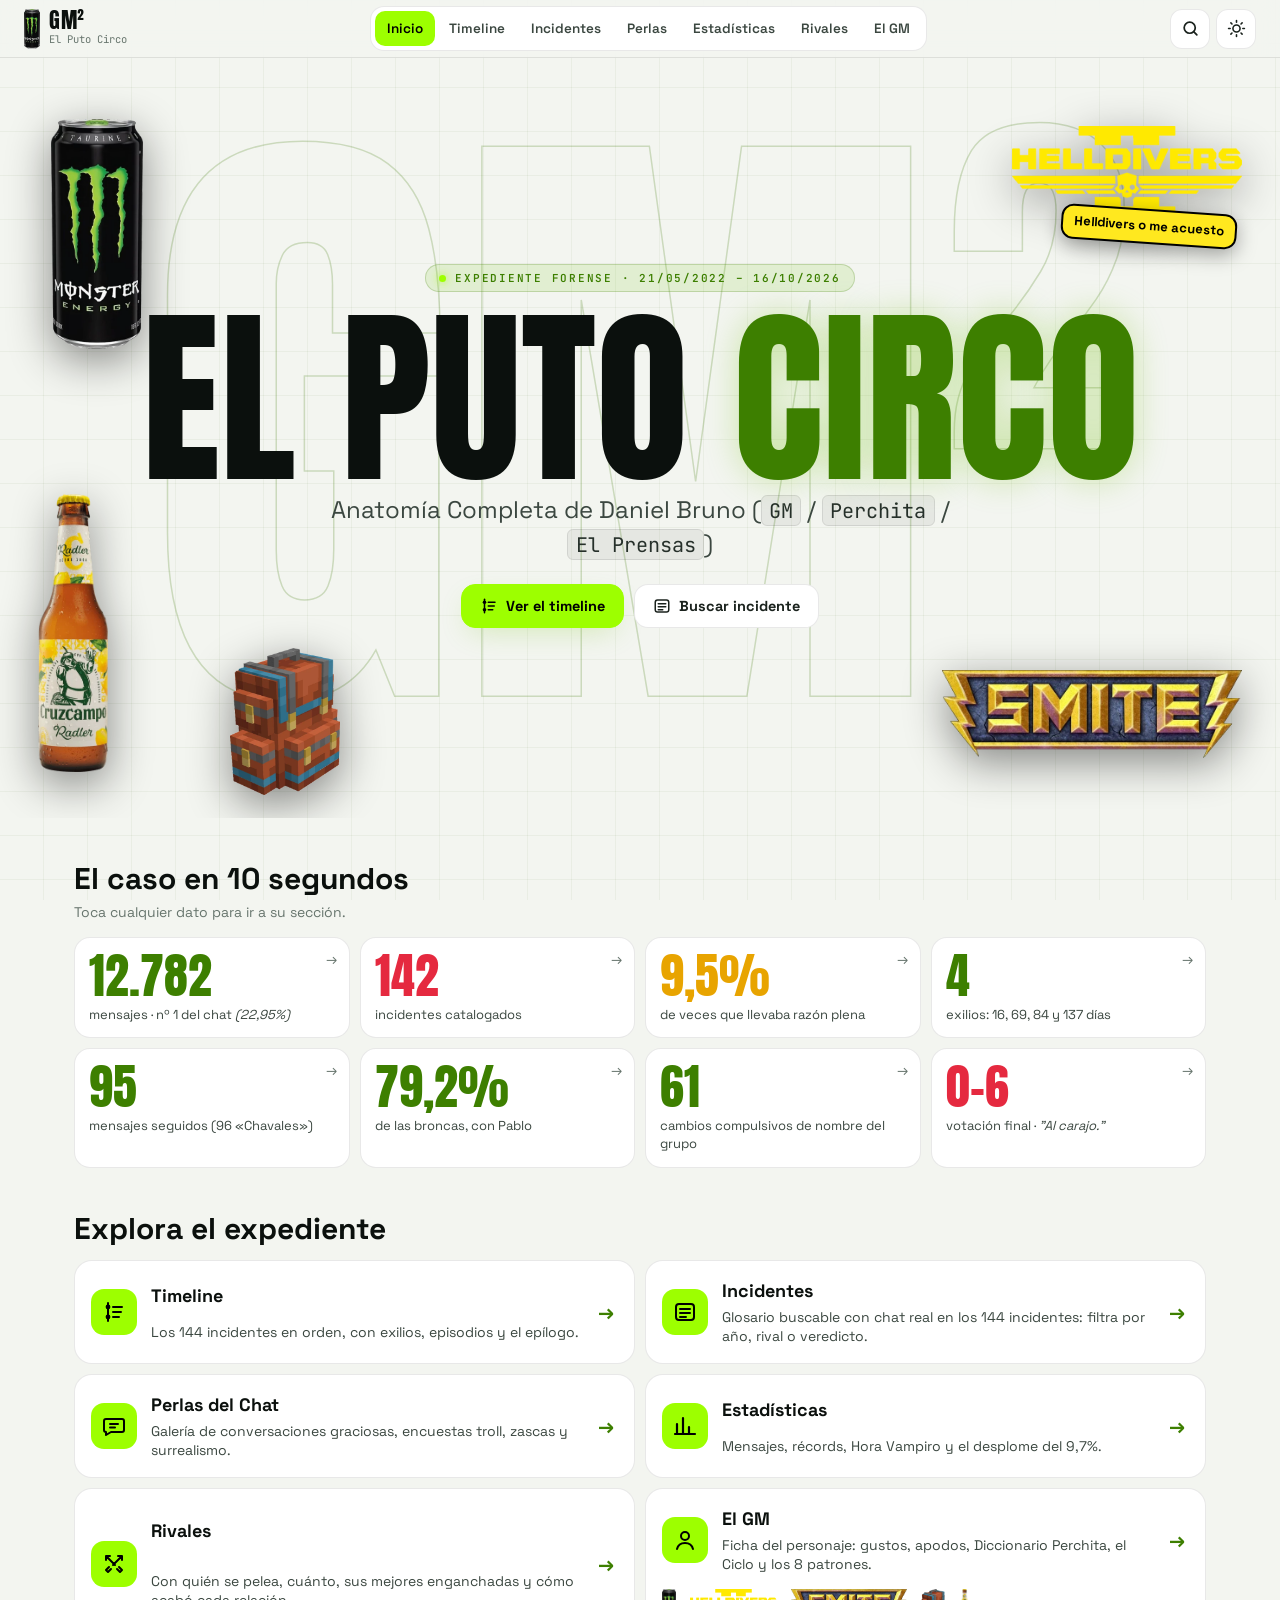
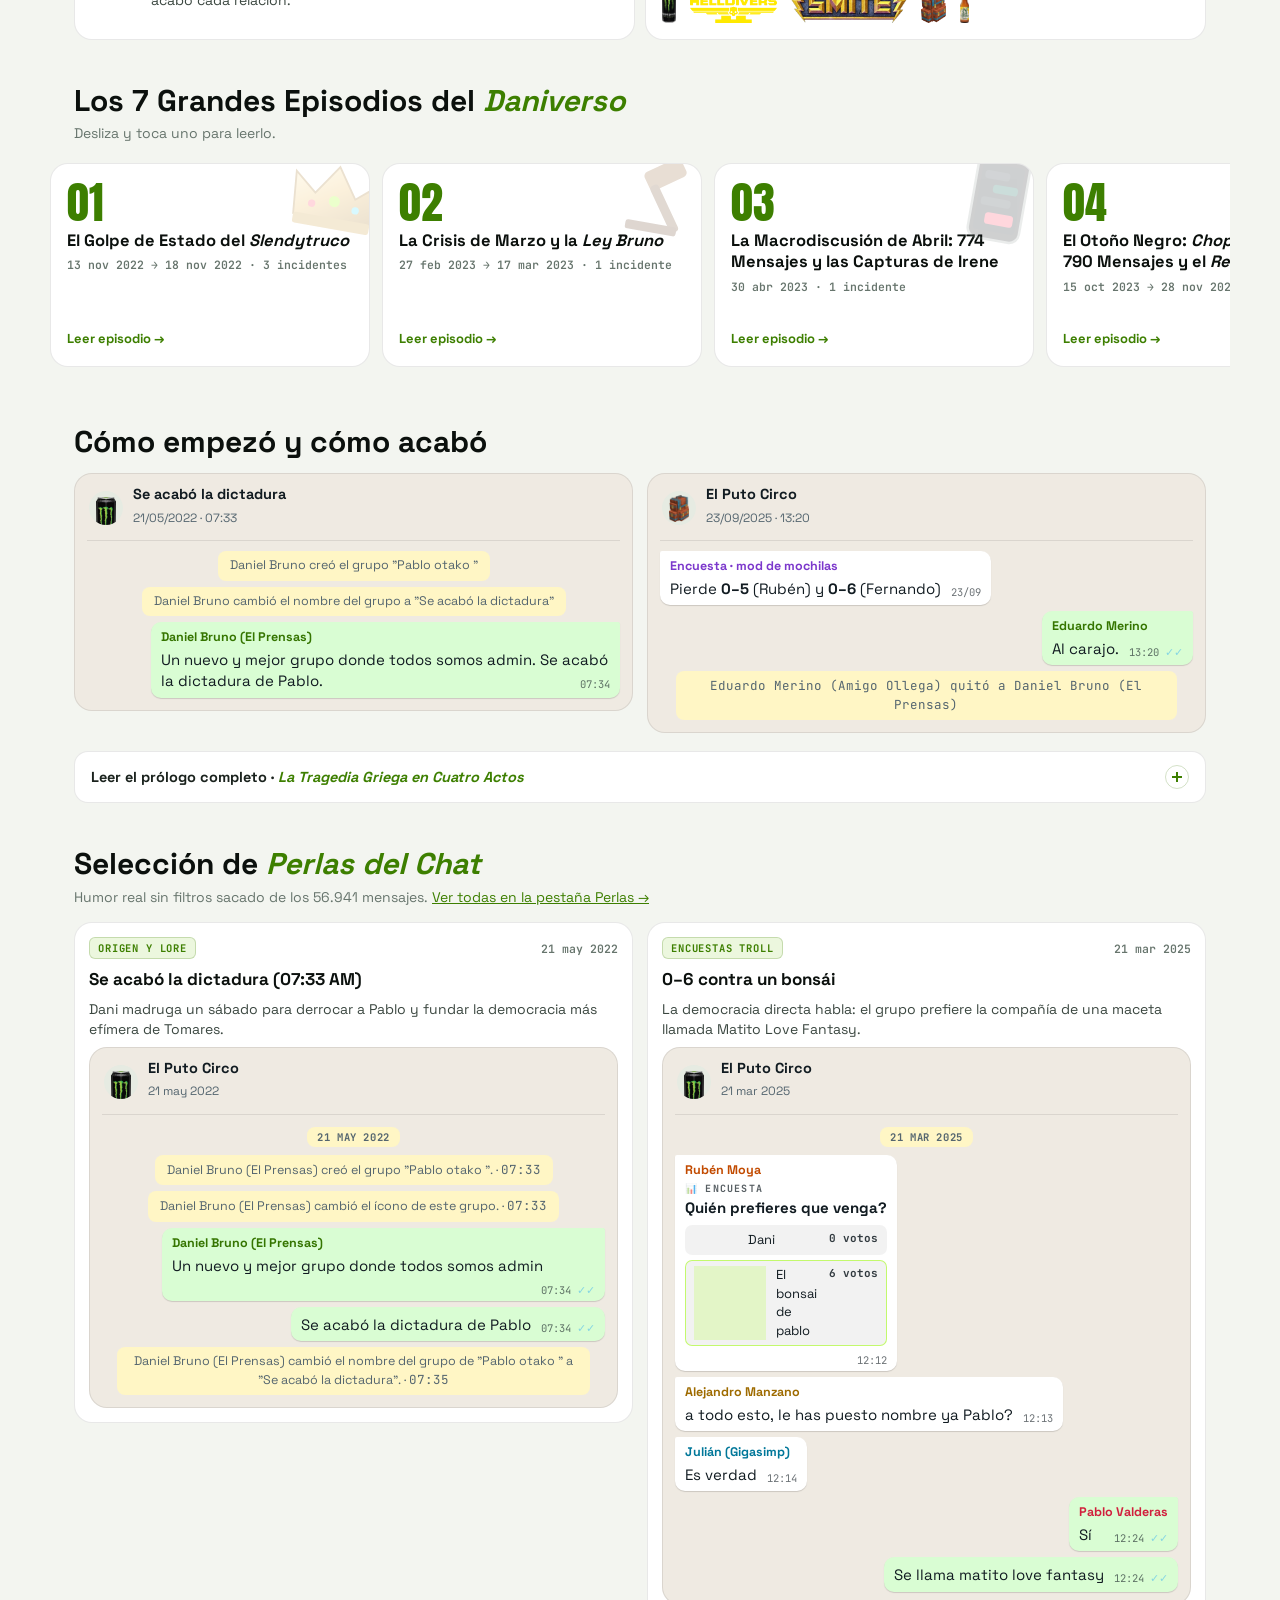
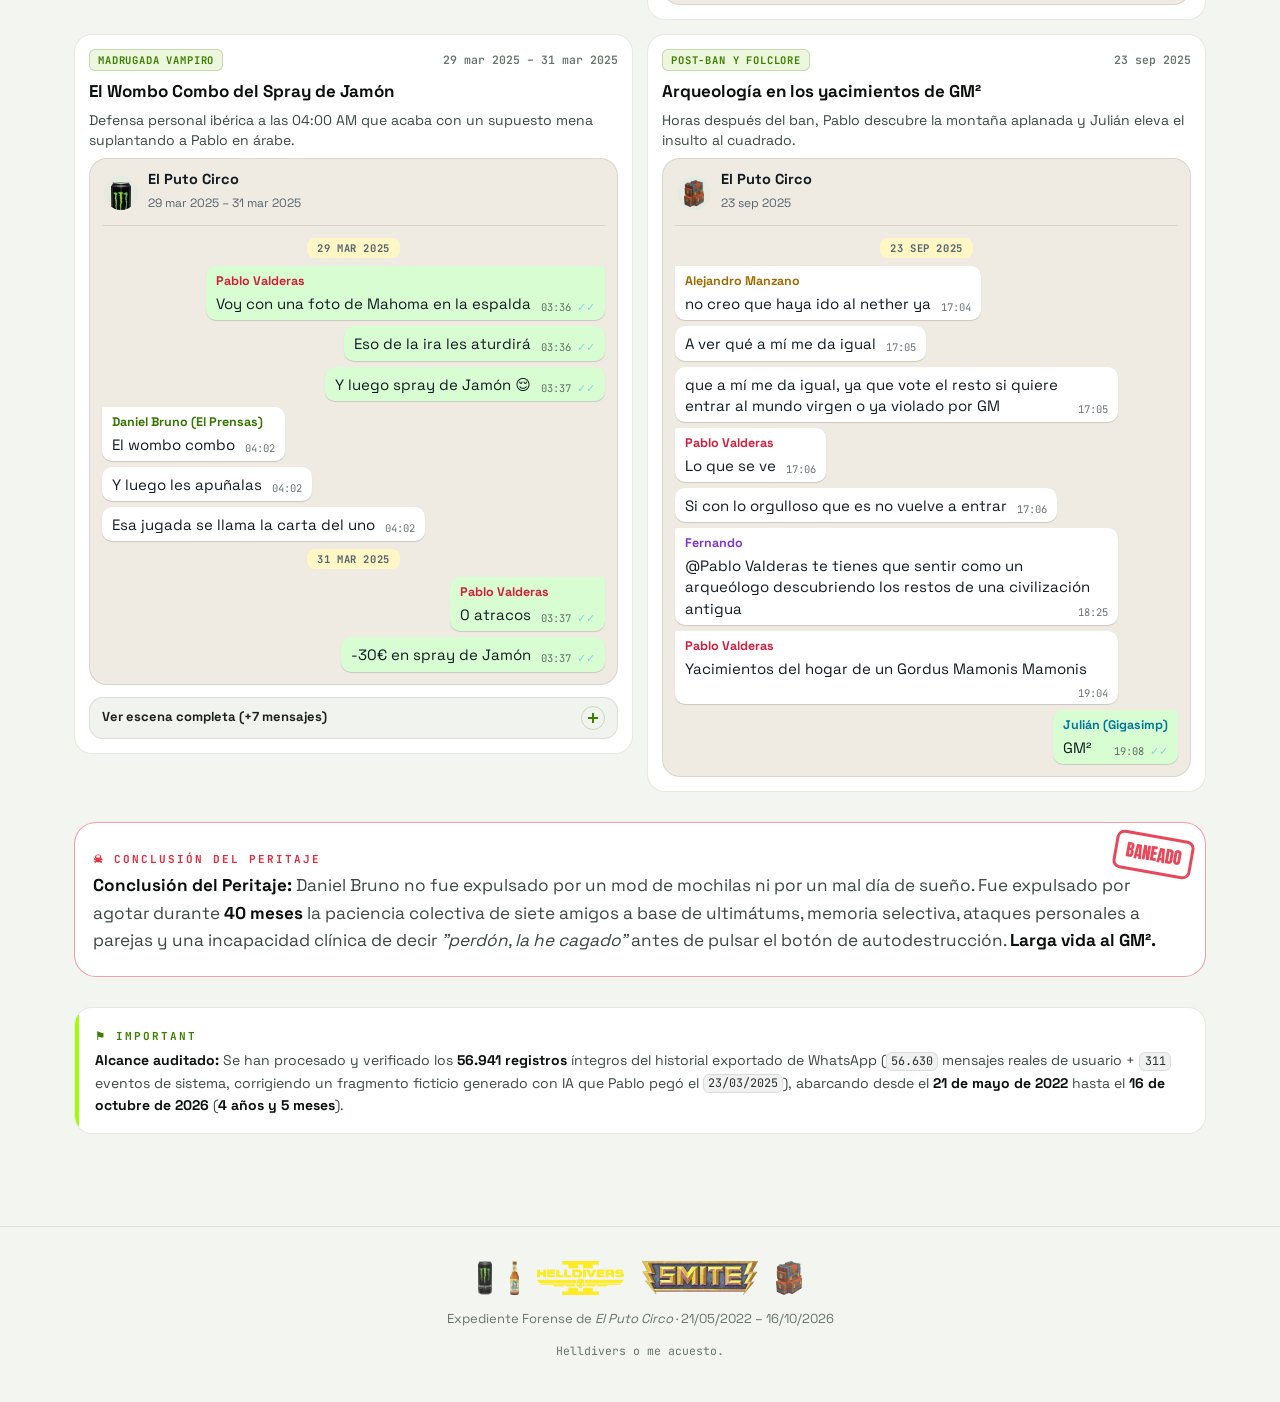
<file: index.html>
<!doctype html>
<html lang="es">
<head>
<meta charset="utf-8">
<meta name="viewport" content="width=device-width, initial-scale=1, viewport-fit=cover">
<title>GM² · El Puto Circo</title>
<meta name="description" content="Expediente Forense de El Puto Circo: Anatomía Completa de Daniel Bruno (GM / Perchita / El Prensas).">
<meta name="theme-color" content="#0b0e0d">
<link rel="icon" href="assets/img/monster.webp">
<link rel="preconnect" href="https://fonts.googleapis.com">
<link rel="preconnect" href="https://fonts.gstatic.com" crossorigin>
<link href="https://fonts.googleapis.com/css2?family=Anton&family=JetBrains+Mono:wght@500;600;700&family=Press+Start+2P&family=Space+Grotesk:wght@400;500;600;700&display=swap" rel="stylesheet">
<script>try{var t=localStorage.getItem("gm-theme");if(t)document.documentElement.setAttribute("data-theme",t)}catch(e){}</script>
<link rel="stylesheet" href="css/styles.css">
</head>
<body>

<svg width="0" height="0" style="position:absolute" aria-hidden="true">
  <defs>
    <linearGradient id="gCan" x1="0" x2="1">
      <stop offset="0" stop-color="#050505"/><stop offset=".28" stop-color="#2b2f2d"/><stop offset=".42" stop-color="#3a3f3c"/><stop offset=".7" stop-color="#121413"/><stop offset="1" stop-color="#050505"/>
    </linearGradient>
    <linearGradient id="gCanW" x1="0" x2="1">
      <stop offset="0" stop-color="#b9c3c0"/><stop offset=".35" stop-color="#ffffff"/><stop offset=".7" stop-color="#dfe6e3"/><stop offset="1" stop-color="#9aa5a1"/>
    </linearGradient>
    <linearGradient id="gRim" x1="0" x2="1">
      <stop offset="0" stop-color="#6f7a7f"/><stop offset=".4" stop-color="#e3e9ec"/><stop offset="1" stop-color="#6f7a7f"/>
    </linearGradient>
    <linearGradient id="gBeer" x1="0" y1="0" x2="0" y2="1">
      <stop offset="0" stop-color="#ffe17a"/><stop offset="1" stop-color="#f0a915"/>
    </linearGradient>
    <linearGradient id="gGold" x1="0" y1="0" x2="1" y2="1">
      <stop offset="0" stop-color="#fff0b8"/><stop offset=".5" stop-color="#e9b44c"/><stop offset="1" stop-color="#9b6a14"/>
    </linearGradient>
    <radialGradient id="gHold" cx=".35" cy=".3">
      <stop offset="0" stop-color="#ff9fd8"/><stop offset="1" stop-color="#d42a8f"/>
    </radialGradient>
  </defs>





  <!-- Bloque de hierba -->
  <symbol id="i-grass" viewBox="0 0 100 100" shape-rendering="crispEdges">
    <path d="M50 4l44 22-44 22L6 26z" fill="#62bb3c"/>
    <path d="M6 26l44 22v48L6 74z" fill="#8a5a2c"/>
    <path d="M94 26L50 48v48l44-22z" fill="#6a4320"/>
    <path d="M6 26l44 22v10L6 36z" fill="#4f9a2f"/>
    <path d="M94 26L50 48v10l44-22z" fill="#3f7d26"/>
    <path d="M6 36l6 3v6l-6-3zM18 42l6 3v8l-6-3zM32 49l6 3v5l-6-3zM62 52l6-3v7l-6 3zM76 45l6-3v9l-6 3zM88 39l6-3v5l-6 3z" fill="#4f9a2f"/>
    <g fill="#74c94b"><path d="M50 12l8 4-8 4-8-4zM28 20l8 4-8 4-8-4zM72 22l8 4-8 4-8-4zM50 32l8 4-8 4-8-4z"/></g>
    <g fill="#6f4622"><rect x="14" y="58" width="6" height="6"/><rect x="30" y="72" width="6" height="6"/><rect x="20" y="78" width="5" height="5"/></g>
    <g fill="#55361a"><rect x="64" y="66" width="6" height="6"/><rect x="80" y="58" width="6" height="6"/><rect x="72" y="80" width="5" height="5"/></g>
  </symbol>

  <!-- Mochila pixel -->
  <symbol id="i-pack" viewBox="0 0 16 16" shape-rendering="crispEdges">
    <path fill="#5a3418" d="M5 1h6v1h1v2H4V2h1z"/>
    <path fill="#8b5a2b" d="M3 4h10v10H3z"/>
    <path fill="#a8713a" d="M4 5h8v3H4z"/>
    <path fill="#6b4220" d="M2 6h1v6H2zM13 6h1v6h-1zM3 14h10v1H3z"/>
    <path fill="#c9a24a" d="M7 7h2v2H7z"/>
    <path fill="#5a3418" d="M4 10h8v1H4z"/>
    <path fill="#7a4c24" d="M5 11h6v2H5z"/>
  </symbol>

  <!-- Lata de chopped (perro Messi) -->
  <symbol id="i-chopped" viewBox="0 0 120 80">
    <rect x="6" y="8" width="108" height="66" rx="16" fill="#aeb8bc"/>
    <rect x="6" y="8" width="108" height="66" rx="16" fill="none" stroke="#e7eef0" stroke-width="3"/>
    <rect x="12" y="20" width="96" height="42" rx="8" fill="#d6365a"/>
    <text x="60" y="47" text-anchor="middle" font-family="Anton, Impact, sans-serif" font-size="20" fill="#fff" letter-spacing="1">CHOPPED</text>
    <g fill="#ffd5df"><circle cx="24" cy="30" r="3.4"/><circle cx="31" cy="27" r="3"/><circle cx="38" cy="30" r="3.4"/><ellipse cx="31" cy="37" rx="6" ry="4.6"/></g>
    <path d="M110 18c8 0 10 6 6 10l-8 4" stroke="#e7eef0" stroke-width="4" fill="none"/>
    <circle cx="116" cy="16" r="5" fill="none" stroke="#e7eef0" stroke-width="3"/>
  </symbol>

  <!-- Presa de rocódromo -->
  <symbol id="i-hold" viewBox="0 0 100 80">
    <path d="M14 46c-8-14 4-34 22-36 10-8 30-8 40 2 16 2 24 18 18 32-2 14-18 26-36 26-14 4-34-2-44-24z" fill="url(#gHold)"/>
    <path d="M26 28c6-8 18-10 26-6" stroke="rgba(255,255,255,.55)" stroke-width="5" fill="none" stroke-linecap="round"/>
    <circle cx="52" cy="42" r="9" fill="#2b0b1d"/><circle cx="52" cy="42" r="5" fill="#8a8f93"/>
    <path d="M49 42h6M52 39v6" stroke="#2b2f33" stroke-width="1.6"/>
  </symbol>

  <!-- Bonsái Kaede -->
  <symbol id="i-bonsai" viewBox="0 0 100 100">
    <path d="M48 76c2-10-6-14-4-24 1-6 8-8 8-14" stroke="#6b4220" stroke-width="7" fill="none" stroke-linecap="round"/>
    <path d="M50 52c8-2 14-8 22-6" stroke="#6b4220" stroke-width="4" fill="none" stroke-linecap="round"/>
    <g fill="#e2542f"><circle cx="34" cy="34" r="14"/><circle cx="52" cy="24" r="16"/><circle cx="70" cy="34" r="13"/><circle cx="78" cy="46" r="10"/></g>
    <g fill="#ff8a4a"><circle cx="48" cy="20" r="8"/><circle cx="30" cy="30" r="6"/><circle cx="72" cy="30" r="6"/></g>
    <path d="M18 76h64l-6 16H24z" fill="#2e5d8a"/>
    <rect x="14" y="72" width="72" height="7" rx="3" fill="#3f78ad"/>
  </symbol>

  <!-- Montadito -->
  <symbol id="i-monta" viewBox="0 0 100 70">
    <path d="M8 38c0-16 20-26 42-26s42 10 42 26z" fill="#e3a050"/>
    <g fill="#f6d39a"><ellipse cx="34" cy="24" rx="5" ry="2"/><ellipse cx="54" cy="20" rx="5" ry="2"/><ellipse cx="70" cy="28" rx="5" ry="2"/></g>
    <path d="M6 40h88c-2 4-6 6-10 6H16c-4 0-8-2-10-6z" fill="#5fae3a"/>
    <rect x="8" y="44" width="84" height="8" rx="3" fill="#c2453b"/>
    <path d="M8 54h84c0 6-8 10-14 10H22c-6 0-14-4-14-10z" fill="#d38f45"/>
  </symbol>

  <!-- Carta coleccionable -->
  <symbol id="i-card" viewBox="0 0 70 100">
    <rect x="3" y="3" width="64" height="94" rx="7" fill="#f3c623" stroke="#9b7b00" stroke-width="2"/>
    <rect x="9" y="9" width="52" height="40" rx="3" fill="#2a3b8f"/>
    <path d="M35 14l5 10 11 2-8 8 2 11-10-5-10 5 2-11-8-8 11-2z" fill="#ffe86b"/>
    <rect x="9" y="54" width="52" height="5" rx="2" fill="#b38b00"/>
    <rect x="9" y="63" width="40" height="4" rx="2" fill="#d9ad10"/>
    <rect x="9" y="71" width="46" height="4" rx="2" fill="#d9ad10"/>
    <path d="M53 84l4 4-4 4-4-4z" fill="#2a3b8f"/>
  </symbol>

  <!-- Pingüino -->
  <symbol id="i-peng" viewBox="0 0 80 100">
    <ellipse cx="40" cy="56" rx="28" ry="38" fill="#14181c"/>
    <ellipse cx="40" cy="62" rx="18" ry="28" fill="#f4f7f8"/>
    <circle cx="32" cy="34" r="4" fill="#fff"/><circle cx="48" cy="34" r="4" fill="#fff"/>
    <circle cx="33" cy="35" r="2" fill="#000"/><circle cx="47" cy="35" r="2" fill="#000"/>
    <path d="M34 42h12l-6 7z" fill="#ffa21f"/>
    <path d="M36 50l4 4 4-4-4 2z" fill="#c2453b"/>
    <path d="M24 92h12M44 92h12" stroke="#ffa21f" stroke-width="5" stroke-linecap="round"/>
  </symbol>

  <!-- Reno -->
  <symbol id="i-reno" viewBox="0 0 100 100">
    <path d="M30 34C20 26 16 14 20 6M24 22l-10-4M22 14l-8-8M70 34c10-8 14-20 10-28M76 22l10-4M78 14l8-8" stroke="#7a4c24" stroke-width="5" fill="none" stroke-linecap="round"/>
    <ellipse cx="50" cy="58" rx="24" ry="30" fill="#a8713a"/>
    <ellipse cx="24" cy="44" rx="9" ry="5" fill="#a8713a" transform="rotate(-25 24 44)"/>
    <ellipse cx="76" cy="44" rx="9" ry="5" fill="#a8713a" transform="rotate(25 76 44)"/>
    <ellipse cx="50" cy="76" rx="15" ry="11" fill="#d8b48a"/>
    <circle cx="40" cy="52" r="4" fill="#111"/><circle cx="60" cy="52" r="4" fill="#111"/>
    <circle cx="50" cy="72" r="8" fill="#ff2f3f"/><circle cx="47" cy="69" r="2.5" fill="#ffb3b9"/>
  </symbol>

  <!-- Bermudas -->
  <symbol id="i-berm" viewBox="0 0 100 90">
    <path d="M14 10h72l8 70H58L50 40l-8 40H6z" fill="#2e7fd6"/>
    <rect x="14" y="6" width="72" height="10" rx="3" fill="#1d5aa0"/>
    <g fill="#ffd23f"><circle cx="26" cy="40" r="4"/><circle cx="72" cy="34" r="4"/><circle cx="80" cy="62" r="4"/><circle cx="18" cy="66" r="4"/></g>
    <path d="M30 26l6 6M66 50l6 6" stroke="#9dff00" stroke-width="4" stroke-linecap="round"/>
  </symbol>

  <!-- Mancuerna -->
  <symbol id="i-gym" viewBox="0 0 120 50">
    <rect x="30" y="21" width="60" height="8" rx="3" fill="#9aa5a1"/>
    <rect x="16" y="8" width="14" height="34" rx="4" fill="#1d1f1e" stroke="#9dff00" stroke-width="2"/>
    <rect x="90" y="8" width="14" height="34" rx="4" fill="#1d1f1e" stroke="#9dff00" stroke-width="2"/>
    <rect x="6" y="14" width="10" height="22" rx="3" fill="#2b2f2d"/>
    <rect x="104" y="14" width="10" height="22" rx="3" fill="#2b2f2d"/>
  </symbol>

  <!-- Pizza -->
  <symbol id="i-pizza" viewBox="0 0 100 100">
    <path d="M10 18c26-12 54-12 80 0L50 94z" fill="#ffc94a"/>
    <path d="M10 18c26-12 54-12 80 0l-6 10c-22-9-46-9-68 0z" fill="#d68a36"/>
    <g fill="#c2453b"><circle cx="40" cy="38" r="7"/><circle cx="62" cy="34" r="6"/><circle cx="50" cy="60" r="6"/></g>
    <g fill="#5fae3a"><circle cx="56" cy="48" r="2.4"/><circle cx="36" cy="52" r="2.4"/></g>
  </symbol>

  <!-- Luna -->
  <symbol id="i-moon" viewBox="0 0 100 100">
    <path d="M64 8a42 42 0 1 0 28 62A36 36 0 0 1 64 8z" fill="#e8f2c4"/>
    <g fill="#c7d39e"><circle cx="40" cy="40" r="6"/><circle cx="52" cy="68" r="8"/><circle cx="30" cy="62" r="4"/></g>
  </symbol>

  <!-- Copa -->
  <symbol id="i-cup" viewBox="0 0 100 100">
    <path d="M28 10h44v26c0 16-10 26-22 26S28 52 28 36z" fill="url(#gGold)"/>
    <path d="M28 18H14c0 16 8 24 18 24M72 18h14c0 16-8 24-18 24" stroke="#e9b44c" stroke-width="5" fill="none"/>
    <rect x="44" y="60" width="12" height="14" fill="#c9952f"/>
    <rect x="30" y="74" width="40" height="12" rx="3" fill="url(#gGold)"/>
    <path d="M50 20l3 7 7 1-5 5 1 7-6-3-6 3 1-7-5-5 7-1z" fill="#fff6d6"/>
  </symbol>

  <!-- Botón nuclear -->
  <symbol id="i-nuke" viewBox="0 0 100 100">
    <rect x="12" y="56" width="76" height="30" rx="8" fill="#2b2f2d"/>
    <path d="M12 66h76" stroke="#ffe81f" stroke-width="8" stroke-dasharray="10 10"/>
    <ellipse cx="50" cy="56" rx="30" ry="10" fill="#7a0d1d"/>
    <path d="M20 56c0-16 14-28 30-28s30 12 30 28" fill="#ff3d5a"/>
    <ellipse cx="42" cy="40" rx="10" ry="5" fill="rgba(255,255,255,.4)"/>
  </symbol>

  <!-- Chat / otro grupo -->
  <symbol id="i-chats" viewBox="0 0 100 100">
    <path d="M10 14h52c4 0 8 4 8 8v28c0 4-4 8-8 8H30L16 70V58h-6c-4 0-8-4-8-8V22c0-4 4-8 8-8z" fill="#1f2c33" stroke="#9dff00" stroke-width="3"/>
    <path d="M44 40h46c4 0 8 4 8 8v26c0 4-4 8-8 8h-6v12L70 82H44c-4 0-8-4-8-8V48c0-4 4-8 8-8z" fill="#005c4b" stroke="#ff3d5a" stroke-width="3"/>
    <path d="M58 54l16 16M74 54L58 70" stroke="#ff3d5a" stroke-width="5" stroke-linecap="round"/>
  </symbol>

  <!-- Cajón -->
  <symbol id="i-box" viewBox="0 0 100 100">
    <rect x="10" y="20" width="80" height="64" rx="6" fill="#6b4220"/>
    <rect x="16" y="28" width="68" height="22" rx="3" fill="#8b5a2b"/>
    <rect x="16" y="56" width="68" height="22" rx="3" fill="#8b5a2b"/>
    <rect x="40" y="36" width="20" height="6" rx="3" fill="#e9b44c"/>
    <path d="M14 30c4-14 18-22 30-18-2 8 6 10 10 4 6 8 18 4 22 0 4 4 8 8 10 14z" fill="#5a3a12"/>
    <path d="M30 18l4-10M50 14l2-10M70 18l-2-10" stroke="#9dff00" stroke-width="3" stroke-linecap="round" opacity=".6"/>
  </symbol>

  <!-- Cristal -->
  <symbol id="i-glass" viewBox="0 0 100 100">
    <path d="M50 6l38 14v26c0 24-16 40-38 48C28 86 12 70 12 46V20z" fill="rgba(61,225,255,.15)" stroke="#3de1ff" stroke-width="4"/>
    <path d="M30 30l18 18-10 14 22 20M48 48l20-10M38 62l-14 6" stroke="#3de1ff" stroke-width="2.4" fill="none"/>
  </symbol>

  <!-- Radar -->
  <symbol id="i-radar" viewBox="0 0 100 100">
    <circle cx="50" cy="50" r="44" fill="#06240f" stroke="#9dff00" stroke-width="3"/>
    <circle cx="50" cy="50" r="30" fill="none" stroke="#9dff00" stroke-width="1.5" opacity=".6"/>
    <circle cx="50" cy="50" r="16" fill="none" stroke="#9dff00" stroke-width="1.5" opacity=".6"/>
    <path d="M50 50L84 22A44 44 0 0 1 94 50z" fill="rgba(157,255,0,.35)"/>
    <circle cx="70" cy="34" r="5" fill="#ff3d5a"/><path d="M66 30a4 4 0 0 1 8 0" stroke="#ff8aa0" stroke-width="2" fill="none"/>
  </symbol>

  <!-- Trampa -->
  <symbol id="i-trap" viewBox="0 0 100 100">
    <ellipse cx="50" cy="78" rx="40" ry="10" fill="#2b2f2d"/>
    <path d="M14 76c0-30 16-46 36-46s36 16 36 46" fill="none" stroke="#9aa5a1" stroke-width="6"/>
    <path d="M18 66l8-10 6 10 8-12 6 12 8-12 6 12 8-12 6 10 8-10" fill="none" stroke="#e3e9ec" stroke-width="4" stroke-linejoin="round"/>
    <rect x="40" y="70" width="20" height="8" rx="2" fill="#ffe81f"/>
  </symbol>

  <!-- Diana -->
  <symbol id="i-target" viewBox="0 0 100 100">
    <circle cx="50" cy="50" r="40" fill="none" stroke="#ff3d5a" stroke-width="5"/>
    <circle cx="50" cy="50" r="22" fill="none" stroke="#ff3d5a" stroke-width="4"/>
    <circle cx="50" cy="50" r="6" fill="#ff3d5a"/>
    <path d="M50 2v20M50 78v20M2 50h20M78 50h20" stroke="#ff3d5a" stroke-width="4"/>
  </symbol>

  <!-- Corona -->
  <symbol id="i-crown" viewBox="0 0 100 80">
    <path d="M8 64L4 18l24 20L50 6l22 32 24-20-4 46z" fill="url(#gGold)" stroke="#9b6a14" stroke-width="2"/>
    <rect x="8" y="62" width="84" height="12" rx="3" fill="#c9952f"/>
    <circle cx="50" cy="44" r="6" fill="#9dff00"/><circle cx="26" cy="50" r="4" fill="#ff3d5a"/><circle cx="74" cy="50" r="4" fill="#3de1ff"/>
  </symbol>

  <!-- Mazo (Ley Bruno) -->
  <symbol id="i-gavel" viewBox="0 0 100 100">
    <rect x="22" y="14" width="44" height="22" rx="5" fill="#8b5a2b" transform="rotate(-35 44 25)"/>
    <rect x="44" y="34" width="10" height="56" rx="4" fill="#6b4220" transform="rotate(-35 49 62)"/>
    <rect x="10" y="80" width="56" height="10" rx="3" fill="#5a3418"/>
  </symbol>

  <!-- Móvil captura -->
  <symbol id="i-phone" viewBox="0 0 70 110">
    <rect x="4" y="4" width="62" height="102" rx="12" fill="#14181c" stroke="#9aa5a1" stroke-width="3"/>
    <rect x="10" y="16" width="50" height="80" rx="4" fill="#0b141a"/>
    <rect x="14" y="24" width="30" height="10" rx="4" fill="#1f2c33"/>
    <rect x="26" y="40" width="30" height="10" rx="4" fill="#005c4b"/>
    <rect x="14" y="56" width="36" height="10" rx="4" fill="#1f2c33"/>
    <rect x="22" y="74" width="34" height="14" rx="4" fill="#ff3d5a"/>
    <rect x="28" y="8" width="14" height="4" rx="2" fill="#2b2f2d"/>
  </symbol>

  <!-- Traje -->
  <symbol id="i-suit" viewBox="0 0 100 100">
    <path d="M20 22l30 10 30-10 14 20v52H6V42z" fill="#1c2430"/>
    <path d="M38 28l12 30 12-30-12 4z" fill="#f4f7f8"/>
    <path d="M47 34h6l2 6-5 22-5-22z" fill="#ff3d5a"/>
    <path d="M20 22l18 6 6 30-16-14zM80 22l-18 6-6 30 16-14z" fill="#2b3646"/>
    <path d="M40 4h20v10H40z" fill="#e2b48a"/>
    <path d="M30 70l40-40M30 30l40 40" stroke="#ff3d5a" stroke-width="6" stroke-linecap="round" opacity=".85"/>
  </symbol>

  <!-- Kebab / durum -->
  <symbol id="i-durum" viewBox="0 0 100 100">
    <path d="M30 14c12-4 30 4 40 14l14 52c-10 10-30 14-44 8L16 30c0-8 6-14 14-16z" fill="#f0d6a4"/>
    <path d="M30 14c12-4 30 4 40 14-10 8-30 12-46 6 0-10 2-16 6-20z" fill="#8b4a22"/>
    <g fill="#5fae3a"><circle cx="36" cy="22" r="4"/><circle cx="52" cy="22" r="4"/></g>
    <g fill="#c2453b"><circle cx="44" cy="26" r="3"/><circle cx="60" cy="28" r="3"/></g>
    <path d="M24 44l52 14M28 58l50 12" stroke="#d9b47a" stroke-width="2"/>
  </symbol>

  <!-- Flecha -->
  <symbol id="i-down" viewBox="0 0 24 24"><path d="M12 4v16M5 13l7 7 7-7" fill="none" stroke="currentColor" stroke-width="2.5" stroke-linecap="round" stroke-linejoin="round"/></symbol>
  <symbol id="i-up" viewBox="0 0 24 24"><path d="M12 20V4M5 11l7-7 7 7" fill="none" stroke="currentColor" stroke-width="2.5" stroke-linecap="round" stroke-linejoin="round"/></symbol>
  <symbol id="i-flip" viewBox="0 0 24 24"><path d="M20 12a8 8 0 1 1-3-6.2M20 4v5h-5" fill="none" stroke="currentColor" stroke-width="2.2" stroke-linecap="round" stroke-linejoin="round"/></symbol>
  <symbol id="i-search" viewBox="0 0 24 24"><circle cx="11" cy="11" r="7" fill="none" stroke="currentColor" stroke-width="2.2"/><path d="M20 20l-4-4" stroke="currentColor" stroke-width="2.2" stroke-linecap="round"/></symbol>
  <symbol id="i-exit" viewBox="0 0 24 24"><path d="M14 4h5v16h-5M10 8l-4 4 4 4M6 12h10" fill="none" stroke="currentColor" stroke-width="2.2" stroke-linecap="round" stroke-linejoin="round"/></symbol>
  <symbol id="i-dice" viewBox="0 0 24 24"><rect x="3" y="3" width="18" height="18" rx="4" fill="none" stroke="currentColor" stroke-width="2"/><circle cx="8" cy="8" r="1.6" fill="currentColor"/><circle cx="16" cy="16" r="1.6" fill="currentColor"/><circle cx="12" cy="12" r="1.6" fill="currentColor"/><circle cx="16" cy="8" r="1.6" fill="currentColor"/><circle cx="8" cy="16" r="1.6" fill="currentColor"/></symbol>
  <!-- iconos de navegación -->
  <symbol id="n-home" viewBox="0 0 24 24"><path d="M3 11l9-7 9 7v9a1 1 0 0 1-1 1h-5v-6H9v6H4a1 1 0 0 1-1-1z" fill="none" stroke="currentColor" stroke-width="2" stroke-linejoin="round"/></symbol>
  <symbol id="n-timeline" viewBox="0 0 24 24"><path d="M6 3v18" stroke="currentColor" stroke-width="2" stroke-linecap="round"/><circle cx="6" cy="7" r="2.4" fill="currentColor"/><circle cx="6" cy="17" r="2.4" fill="currentColor"/><path d="M11 7h9M11 17h6M11 12h8" stroke="currentColor" stroke-width="2" stroke-linecap="round"/></symbol>
  <symbol id="n-list" viewBox="0 0 24 24"><rect x="3" y="4" width="18" height="16" rx="3" fill="none" stroke="currentColor" stroke-width="2"/><path d="M7 9h10M7 13h10M7 17h6" stroke="currentColor" stroke-width="2" stroke-linecap="round"/></symbol>
  <symbol id="n-pearls" viewBox="0 0 24 24"><path d="M4 5h16a2 2 0 0 1 2 2v9a2 2 0 0 1-2 2H9l-5 3v-3a2 2 0 0 1-2-2V7a2 2 0 0 1 2-2z" fill="none" stroke="currentColor" stroke-width="2" stroke-linejoin="round"/><path d="M8 10h8M8 13.5h5" stroke="currentColor" stroke-width="2" stroke-linecap="round"/></symbol>
  <symbol id="n-chart" viewBox="0 0 24 24"><path d="M4 20V10M10 20V4M16 20v-7M22 20H2" stroke="currentColor" stroke-width="2.2" stroke-linecap="round"/></symbol>
  <symbol id="n-vs" viewBox="0 0 24 24"><path d="M4 4l9 9M4 4h4M4 4v4M20 4l-9 9M20 4h-4M20 4v4M7 15l-3 3 2 2 3-3M17 15l3 3-2 2-3-3" fill="none" stroke="currentColor" stroke-width="2" stroke-linecap="round" stroke-linejoin="round"/></symbol>
  <symbol id="n-user" viewBox="0 0 24 24"><circle cx="12" cy="8" r="4" fill="none" stroke="currentColor" stroke-width="2"/><path d="M4 21c1-4 4-6 8-6s7 2 8 6" fill="none" stroke="currentColor" stroke-width="2" stroke-linecap="round"/></symbol>
  <symbol id="i-sun" viewBox="0 0 24 24"><circle cx="12" cy="12" r="4.5" fill="none" stroke="currentColor" stroke-width="2"/><path d="M12 2v2M12 20v2M2 12h2M20 12h2M4.9 4.9l1.4 1.4M17.7 17.7l1.4 1.4M4.9 19.1l1.4-1.4M17.7 6.3l1.4-1.4" stroke="currentColor" stroke-width="2" stroke-linecap="round"/></symbol>
  <symbol id="i-moonl" viewBox="0 0 24 24"><path d="M20 14.5A8 8 0 1 1 9.5 4a6.5 6.5 0 0 0 10.5 10.5z" fill="none" stroke="currentColor" stroke-width="2" stroke-linejoin="round"/></symbol>
  <symbol id="i-x" viewBox="0 0 24 24"><path d="M6 6l12 12M18 6L6 18" stroke="currentColor" stroke-width="2.4" stroke-linecap="round"/></symbol>
  <symbol id="i-left" viewBox="0 0 24 24"><path d="M15 5l-7 7 7 7" fill="none" stroke="currentColor" stroke-width="2.4" stroke-linecap="round" stroke-linejoin="round"/></symbol>
  <symbol id="i-right" viewBox="0 0 24 24"><path d="M9 5l7 7-7 7" fill="none" stroke="currentColor" stroke-width="2.4" stroke-linecap="round" stroke-linejoin="round"/></symbol>
</svg>

<div class="loader" id="loader" aria-hidden="true">
  <div class="loader-inner">
    <img class="loader-can" src="assets/img/monster.webp" alt="">
    <div class="loader-text">Abriendo el circo<span>_</span></div>
  </div>
</div>

<!-- ================= TOP BAR ================= -->
<header class="topbar" id="topbar">
  <a class="brand" href="#inicio" data-nav="inicio" aria-label="Inicio">
    <img src="assets/img/monster.webp" alt="" width="16" height="40">
    <span><b>GM²</b><small>El Puto Circo</small></span>
  </a>
  <nav class="tabs" aria-label="Secciones">
    <a href="#inicio" data-nav="inicio">Inicio</a>
    <a href="#timeline" data-nav="timeline">Timeline</a>
    <a href="#incidentes" data-nav="incidentes">Incidentes</a>
    <a href="#perlas" data-nav="perlas">Perlas</a>
    <a href="#stats" data-nav="stats">Estadísticas</a>
    <a href="#rivales" data-nav="rivales">Rivales</a>
    <a href="#gm" data-nav="gm">El GM</a>
  </nav>
  <div class="top-actions">
    <button class="icon-btn" id="searchBtn" aria-label="Buscar incidente"><svg viewBox="0 0 24 24"><use href="#i-search"/></svg></button>
    <button class="icon-btn" id="themeBtn" aria-label="Cambiar tema claro/oscuro"><svg class="sun" viewBox="0 0 24 24"><use href="#i-sun"/></svg><svg class="moon" viewBox="0 0 24 24"><use href="#i-moonl"/></svg></button>
  </div>
</header>

<main id="app">

<!-- ======================================================
     INICIO
     ====================================================== -->
<section class="view" data-view="inicio" id="v-inicio">
  <div class="hero">
    <div class="hero-floaters" aria-hidden="true">
      <div class="floater f1" data-depth="0.35"><button class="can-btn" tabindex="-1"><img src="assets/img/monster.webp" alt=""></button></div>
      <div class="floater f2" data-depth="0.55"><img src="assets/img/radler.webp" alt=""></div>
      <div class="floater f3" data-depth="0.45"><img src="assets/img/helldivers.webp" alt=""><span class="sticker hd">Helldivers o me acuesto</span></div>
      <div class="floater f4" data-depth="0.3"><img src="assets/img/smite.webp" alt=""></div>
      <div class="floater f5" data-depth="0.6"><img src="assets/img/mochila.webp" alt=""></div>
    </div>
    <div class="wrap hero-content">
      <span class="kicker" data-r>Expediente Forense · 21/05/2022 – 16/10/2026</span>
      <h1 data-r style="--d:.08s"><span class="glitch" data-text="El Puto Circo">El Puto <i>Circo</i></span></h1>
      <p class="hero-sub" data-r style="--d:.16s">Anatomía Completa de Daniel Bruno (<code>GM</code> / <code>Perchita</code> / <code>El Prensas</code>)</p>
      <div class="hero-cta" data-r style="--d:.24s">
        <a class="btn primary" href="#timeline" data-nav="timeline"><svg viewBox="0 0 24 24"><use href="#n-timeline"/></svg>Ver el timeline</a>
        <a class="btn" href="#incidentes" data-nav="incidentes"><svg viewBox="0 0 24 24"><use href="#n-list"/></svg>Buscar incidente</a>
      </div>
    </div>
  </div>

  <div class="wrap">
    <div class="block-head" data-r><h2>El caso en 10 segundos</h2><p>Toca cualquier dato para ir a su sección.</p></div>
    <div class="kpis">
      <a class="kpi" href="#stats" data-nav="stats" data-r><span class="v" data-count="12999">0</span><span class="l">mensajes · nº 1 del chat <em>(22,95%)</em></span></a>
      <a class="kpi red" href="#incidentes" data-nav="incidentes" data-r style="--d:.04s"><span class="v" data-count="144">0</span><span class="l">incidentes catalogados</span></a>
      <a class="kpi yel" href="#stats" data-nav="stats" data-goto="razon" data-r style="--d:.08s"><span class="v" data-count="9.7" data-dec="1" data-suffix="%">0</span><span class="l">de veces que llevaba razón plena</span></a>
      <a class="kpi" href="#timeline" data-nav="timeline" data-r style="--d:.12s"><span class="v">4</span><span class="l">exilios: 16, 69, 84 y 137 días</span></a>
      <a class="kpi" href="#stats" data-nav="stats" data-goto="records" data-r style="--d:.16s"><span class="v" data-count="97">0</span><span class="l">mensajes seguidos (96 «Chavales»)</span></a>
      <a class="kpi" href="#rivales" data-nav="rivales" data-r style="--d:.2s"><span class="v">79,2%</span><span class="l">de las broncas, con Pablo</span></a>
      <a class="kpi" href="#gm" data-nav="gm" data-r style="--d:.24s"><span class="v" data-count="62">0</span><span class="l">cambios compulsivos de nombre del grupo</span></a>
      <a class="kpi red" href="#timeline" data-nav="timeline" data-goto="ban" data-r style="--d:.28s"><span class="v">0–6</span><span class="l">votación final · <em>"Al carajo."</em></span></a>
    </div>

    <div class="block-head" data-r><h2>Explora el expediente</h2></div>
    <div class="explore">
      <a class="ex-card" href="#timeline" data-nav="timeline" data-r><span class="ex-ic"><svg viewBox="0 0 24 24"><use href="#n-timeline"/></svg></span><b>Timeline</b><span>Los 144 incidentes en orden, con exilios, episodios y el epílogo.</span><span class="ex-go">→</span></a>
      <a class="ex-card" href="#incidentes" data-nav="incidentes" data-r style="--d:.05s"><span class="ex-ic"><svg viewBox="0 0 24 24"><use href="#n-list"/></svg></span><b>Incidentes</b><span>Glosario buscable con chat real en los 144 incidentes: filtra por año, rival o veredicto.</span><span class="ex-go">→</span></a>
      <a class="ex-card" href="#perlas" data-nav="perlas" data-r style="--d:.08s"><span class="ex-ic"><svg viewBox="0 0 24 24"><use href="#n-pearls"/></svg></span><b>Perlas del Chat</b><span>Galería de conversaciones graciosas, encuestas troll, zascas y surrealismo.</span><span class="ex-go">→</span></a>
      <a class="ex-card" href="#stats" data-nav="stats" data-r style="--d:.1s"><span class="ex-ic"><svg viewBox="0 0 24 24"><use href="#n-chart"/></svg></span><b>Estadísticas</b><span>Mensajes, récords, Hora Vampiro y el desplome del 9,7%.</span><span class="ex-go">→</span></a>
      <a class="ex-card" href="#rivales" data-nav="rivales" data-r style="--d:.15s"><span class="ex-ic"><svg viewBox="0 0 24 24"><use href="#n-vs"/></svg></span><b>Rivales</b><span>Con quién se pelea, cuánto, sus mejores enganchadas y cómo acabó cada relación.</span><span class="ex-go">→</span></a>
      <a class="ex-card" href="#gm" data-nav="gm" data-r style="--d:.2s"><span class="ex-ic"><svg viewBox="0 0 24 24"><use href="#n-user"/></svg></span><b>El GM</b><span>Ficha del personaje: gustos, apodos, Diccionario Perchita, el Ciclo y los 8 patrones.</span><span class="ex-go">→</span>
        <span class="ex-logos" aria-hidden="true"><img src="assets/img/monster.webp" alt=""><img src="assets/img/helldivers.webp" alt=""><img src="assets/img/smite.webp" alt=""><img src="assets/img/mochila.webp" alt=""><img src="assets/img/radler.webp" alt=""></span></a>
    </div>

    <div class="block-head" data-r><h2>Los 7 Grandes Episodios del <em>Daniverso</em></h2><p>Desliza y toca uno para leerlo.</p></div>
    <div class="carousel" id="epCarousel"></div>

    <div class="block-head" data-r><h2>Cómo empezó y cómo acabó</h2></div>
    <div class="split-2">
      <div class="chat" data-r>
        <div class="chat-head"><div class="av"><img src="assets/img/monster.webp" alt=""></div><div><b>Se acabó la dictadura</b><small>21/05/2022 · 07:33</small></div></div>
        <div class="sys">Daniel Bruno creó el grupo "Pablo otako "</div>
        <div class="sys">Daniel Bruno cambió el nombre del grupo a "Se acabó la dictadura"</div>
        <div class="bubble out first" data-type style="--who:var(--c-dani)"><span class="who">Daniel Bruno (El Prensas)</span><span class="typing-dots" aria-hidden="true"><i></i><i></i><i></i></span><span class="bubble-body">Un nuevo y mejor grupo donde todos somos admin. Se acabó la dictadura de Pablo.<span class="meta">07:34</span></span></div>
      </div>
      <div class="chat" data-r style="--d:.1s">
        <div class="chat-head"><div class="av"><img src="assets/img/mochila.webp" alt=""></div><div><b>El Puto Circo</b><small>23/09/2025 · 13:20</small></div></div>
        <div class="bubble first" style="--who:var(--c-fernando)"><span class="who">Encuesta · mod de mochilas</span>Pierde <b>0–5</b> (Rubén) y <b>0–6</b> (Fernando)<span class="meta">23/09</span></div>
        <div class="bubble out first" data-type style="--who:var(--c-edu)"><span class="who">Eduardo Merino</span><span class="typing-dots" aria-hidden="true"><i></i><i></i><i></i></span><span class="bubble-body">Al carajo.<span class="meta ticks">13:20</span></span></div>
        <div class="sys"><code>Eduardo Merino (Amigo Ollega) quitó a Daniel Bruno (El Prensas)</code></div>
      </div>
    </div>

    <details class="more" data-r>
      <summary><span>Leer el prólogo completo · <em>La Tragedia Griega en Cuatro Actos</em></span><span class="pm" aria-hidden="true"></span></summary>
      <div class="more-body narrow">


    <p class="lead" data-r>El <strong>21 de mayo de 2022 a las 07:33 de la mañana</strong>, Daniel Bruno —alias <em>El Prensas</em>, posteriormente ascendido a <em>Perchita</em> y finalmente canonizado en los altares del meme como <strong>GM (<em>Guarra Mayor</em> → <em>Gordus Mamonis Mamonis</em>)</strong>— fundó un nuevo grupo llamado <code>"Pablo otako "</code> que a los dos minutos rebautizó como <code>"Se acabó la dictadura"</code>. Su manifiesto fundacional era digno de la Revolución Francesa:</p>

    <div class="chat" data-r>
      <div class="chat-head">
        <div class="av"><img src="assets/img/monster.webp" alt=""></div>
        <div><b>Se acabó la dictadura</b><small>21/05/2022 · 07:33</small></div>
      </div>
      <div class="sys">Daniel Bruno creó el grupo "Pablo otako "</div>
      <div class="sys">Daniel Bruno cambió el nombre del grupo a "Se acabó la dictadura"</div>
      <div class="bubble out first" data-type style="--who:var(--c-dani)">
        <span class="who">Daniel Bruno (El Prensas)</span>
        <span class="typing-dots" aria-hidden="true"><i></i><i></i><i></i></span>
        <span class="bubble-body">Un nuevo y mejor grupo donde todos somos admin. Se acabó la dictadura de Pablo.<span class="meta">07:34</span></span>
      </div>
    </div>

    <p data-r>Ciento cuarenta y cuatro broncas, nueve salidas portazo en mano, tres expulsiones, un golpe de estado, cuatro exilios temporales (de 16, 69, 84 y 137 días), un bote de chopped perruno devorado y <strong>62 cambios compulsivos de nombre del grupo</strong> después, el <strong>23 de septiembre de 2025 a las 13:20</strong>, Eduardo Merino ejecutaba el veredicto definitivo tras escucharle gritar sobre mochilas virtuales de Minecraft:</p>


    <div class="chat" data-r>
      <div class="bubble out first" data-type style="--who:var(--c-edu)"><span class="who">Eduardo Merino</span><span class="typing-dots" aria-hidden="true"><i></i><i></i><i></i></span><span class="bubble-body">Al carajo.<span class="meta ticks">13:20</span></span></div>
      <div class="sys"><code>Eduardo Merino (Amigo Ollega) quitó a Daniel Bruno (El Prensas)</code></div>
    </div>

    <p data-r>Lo que empezó como una cruzada libertaria contra la tiranía terminó con Daniel expulsado de forma permanente mientras todo el resto del grupo —incluidos los fichajes más recientes que ni siquiera habían vivido sus guerras de 2022— respiraba aliviado viendo caer los mensajes por minuto y votaba <strong>6 a 0</strong> en su contra. Este dossier es la autopsia estadística, lingüística, psicológica y criminalística de ese viaje legendario.</p>
      </div>
    </details>

    <div class="block-head" data-r><h2>Selección de <em>Perlas del Chat</em></h2><p>Humor real sin filtros sacado de los 56.941 mensajes. <a href="#perlas" data-nav="perlas">Ver todas en la pestaña Perlas →</a></p></div>
    <div class="pearls-grid" id="homePearls"></div>

    <div class="verdict-final" data-r>
      <span class="stamp" aria-hidden="true">BANEADO</span>
      <div class="callout-tag">☠ Conclusión del Peritaje</div>
      <p><strong>Conclusión del Peritaje:</strong> Daniel Bruno no fue expulsado por un mod de mochilas ni por un mal día de sueño. Fue expulsado por agotar durante <strong>40 meses</strong> la paciencia colectiva de siete amigos a base de ultimátums, memoria selectiva, ataques personales a parejas y una incapacidad clínica de decir <em>"perdón, la he cagado"</em> antes de pulsar el botón de autodestrucción. <strong>Larga vida al GM².</strong></p>
    </div>

<div class="callout small" data-r>
      <div class="callout-tag">⚑ Important</div>
      <p><strong>Alcance auditado:</strong> Se han procesado y verificado los <strong>56.941 registros</strong> íntegros del historial exportado de WhatsApp (<code>56.630</code> mensajes reales de usuario + <code>311</code> eventos de sistema, corrigiendo un fragmento ficticio generado con IA que Pablo pegó el <code>23/03/2025</code>), abarcando desde el <strong>21 de mayo de 2022</strong> hasta el <strong>16 de octubre de 2026</strong> (<strong>4 años y 5 meses</strong>).</p>
    </div>
  </div>
</section>

<!-- ======================================================
     TIMELINE
     ====================================================== -->
<section class="view" data-view="timeline" id="v-timeline" hidden>
  <div class="wrap">
    <div class="view-head">
      <span class="view-kicker">Cronología · 2022 – 2026</span>
      <h2>Timeline de incidentes</h2>
      <p>Los 144 incidentes en orden, con exilios, grandes episodios y lo que pasó después del ban. Toca un mes para saltar y un incidente para abrir su ficha.</p>
    </div>
    <div class="heat" id="heat" aria-label="Incidentes por mes"></div>
    <div class="legend heat-legend"><span><i style="background:var(--acc)"></i>Más incidentes</span><span><i class="striped"></i>Fuera del grupo</span><span><i style="background:var(--no)"></i>Expulsado</span></div>
    <div class="tl-filters" id="tlFilters">
      <button class="chip c-s" data-v="S" aria-pressed="false">🟢 Sí</button>
      <button class="chip c-p" data-v="P" aria-pressed="false">🟡 Parcial</button>
      <button class="chip c-n" data-v="N" aria-pressed="false">🔴 No</button>
      <button class="chip" data-big="1" aria-pressed="false">★ Solo grandes episodios</button>
      <select id="tlRival" aria-label="Filtrar por rival"><option value="">Todos los rivales</option></select>
    </div>
    <div class="itl" id="itl"></div>

    <div class="epilogue" id="epilogo">
      <div class="view-head small">
        <span class="view-kicker">Epílogo · Septiembre 2025 – Octubre 2026</span>
        <h2>La Vida Después de Perchita</h2>
<p class="lead" data-r>Expulsado el <code>23/09/2025</code> a las <code>13:20</code>, el resto del chat vivió una curiosa transición en tres fases documentadas hasta el cierre del historial (<code>16/10/2026</code>):</p>
      </div>
<div class="phases-ep">
      <article class="phase-card" data-r>
        <svg class="art" viewBox="0 0 70 100" aria-hidden="true"><use href="#i-card"/></svg>
        <span class="ph">FASE 1</span>
        <h4>La Resaca y el Bloqueo Selectivo (<code>24/09 – 16/10/2025</code>):</h4>
        <p>Al día siguiente, Pablo cuenta que tras intentar mediar, Dani lo ha bloqueado en WhatsApp, ha borrado a casi todos de amigos en Steam y también del <em>Pokémon TCG Pocket</em>. El inventario de bajas de Ale y Pablo es lapidario: <em>"Se ha quedado sin Minecraft, sin grupo de Steam y sin pokémons"</em>, mientras Pablo confiesa: <em>"Lo triste es que sin tenerle es todo más fácil y tranquilo"</em>. Sin embargo, Ale descubre el <code>14/10</code> un detalle revelador: Dani no bloqueó la cuenta de arte de Ale, ni borró del Pokémon o Instagram a Raquel, Elena ni Marta. Como resumió Fernando: <em>"Lo que le interesa al listo"</em>.</p>
      </article>
      <article class="phase-card" data-r style="--d:.08s">
        <svg class="art" viewBox="0 0 100 70" aria-hidden="true"><use href="#i-monta"/></svg>
        <span class="ph">FASE 2</span>
        <h4>La Mitificación como Folclore (<code>Octubre 2025 – Marzo 2026</code>):</h4>
        <p>Sin Dani presente, <strong>GM / Perchita se convirtió en deidad cómica del grupo</strong>: Ale construyó el <em>"Monumento al GM"</em> en Minecraft (<code>21/10/2025</code>); al 100 Montaditos pasaron a llamarlo <strong>"100 GM"</strong> (<code>ene–feb 2026</code>); Fernando recordó con nostalgia <em>"El mod de las mochilas 😭"</em> (<code>05/03/2026</code>) y <em>"el rap del GM"</em>; y cuando Ale justificó un enfado en noviembre diciendo <em>"Es como los enfados de Perchita"</em>, Julián cerró la discusión: <em>"Perchita es un caso bastante extremo"</em>.</p>
      </article>
      <article class="phase-card" data-r style="--d:.16s">
        <svg class="art" viewBox="0 0 100 100" aria-hidden="true"><use href="#i-moon"/></svg>
        <span class="ph">FASE 3</span>
        <h4>El Último Espasmo y el Silencio Eterno (<code>08/03/2026 – 16/10/2026</code>):</h4>
        <p>Incluso fuera del chat, su patrón seguía intacto. El <code>02/01/2026</code> vuelven a comentar en el grupo mensajes suyos por privado haciéndose el ofendido (<em>"Como si fuéramos nosotros los que la hubiéramos liado"</em>). Y el <strong>8 de marzo de 2026</strong>, cuando parecía que por fin iba a quedar con parte del grupo, Edu avisó <em>"Dile que luego amaina"</em> y Ale confirmó la última profecía documentada del historial: <strong><code>"Perchita se ha rajado"</code></strong>. Desde el <code>10 de marzo</code> hasta el <code>16 de octubre de 2026</code>, su nombre no volvió a pronunciarse ni una sola vez.</p>
      </article>
    </div>
<div class="narrow" style="padding:0;margin-top:30px">
      <div class="chat" data-r>
        <div class="chat-head"><div class="av"><img src="assets/img/monster.webp" alt=""></div><div><b>El Puto Circo</b><small>08/03/2026 · La última profecía</small></div></div>
        <div class="bubble first" style="--who:var(--c-pablo)"><span class="who">Pablo Valderas</span>Lo sorprendente es que esté despierto ahora<span class="meta">16:17</span></div>
        <div class="bubble first" style="--who:var(--c-julian)"><span class="who">Julián</span>Si la quedada es en 3 horas y pico<span class="meta">16:26</span></div>
        <div class="bubble first" style="--who:var(--c-edu)"><span class="who">Eduardo Merino</span>Dile que luego amaina<span class="meta">16:27</span></div>
        <div class="bubble out first" style="--who:var(--c-ale)" data-type><span class="who">Alejandro Manzano</span><span class="typing-dots" aria-hidden="true"><i></i><i></i><i></i></span><span class="bubble-body">Perchita se ha rajado<span class="meta ticks">19:37</span></span></div>
      </div>
    </div>
      <div class="monument" id="monument">
        <div class="mc-grid" id="mcGrid" aria-hidden="true"></div>
        <div class="pix-caption" aria-hidden="true">MONUMENTO AL GM · 21/10/2025</div>
        <div class="long-live" aria-hidden="true">Larga vida <br>al <span>GM²</span></div>
      </div>
    </div>
  </div>
</section>

<!-- ======================================================
     INCIDENTES
     ====================================================== -->
<section class="view" data-view="incidentes" id="v-incidentes" hidden>
  <div class="wrap">
    <div class="view-head">
      <span class="view-kicker">Glosario · 2022 – 2025</span>
      <h2>Catálogo de los 144 incidentes</h2>
      <p>Busca por palabra, filtra y toca un incidente para ver su ficha completa.</p>
    </div>
    <div class="cat-controls" id="catControls">
      <label class="search"><svg viewBox="0 0 24 24" aria-hidden="true"><use href="#i-search"/></svg><input type="search" id="q" placeholder="chopped, Minecraft, rocódromo, INC-077…" autocomplete="off" aria-label="Buscar incidentes"></label>
      <div class="filters" id="yearFilters" role="group" aria-label="Filtros"></div>
      <div class="filter-row2">
        <select id="rivalSel" aria-label="Filtrar por rival"><option value="">Todos los rivales</option></select>
        <select id="catSel" aria-label="Filtrar por categoría"><option value="">Todas las categorías</option></select>
        <select id="sortSel" aria-label="Orden"><option value="asc">Más antiguos primero</option><option value="desc">Más recientes primero</option></select>
      </div>
      <div class="cat-count"><span>Mostrando <b id="shown">144</b> de 144</span><span class="cc-actions"><button class="btn-ghost sm" id="clearF">Limpiar</button><button class="btn-ghost sm" id="randomInc"><svg viewBox="0 0 24 24" width="14" height="14"><use href="#i-dice"/></svg>Aleatorio</button></span></div>
    </div>
    <div id="incidents"></div>
  </div>
</section>

<!-- ======================================================
     PERLAS DE HUMOR
     ====================================================== -->
<section class="view" data-view="perlas" id="v-perlas" hidden>
  <div class="wrap">
    <div class="view-head">
      <span class="view-kicker">Humor, Lore y Surrealismo · 2022 – 2026</span>
      <h2>Perlas del chat</h2>
      <p>Conversaciones reales sacadas del historial: troleos, encuestas troll, respuestas surrealistas de madrugada y memes eternos del GM fuera de los incidentes.</p>
    </div>
    <div class="cat-controls">
      <label class="search"><svg viewBox="0 0 24 24" aria-hidden="true"><use href="#i-search"/></svg><input type="search" id="pearlQ" placeholder="Kaede, prensas, ChatGPT, madrugada, Helldivers…" autocomplete="off" aria-label="Buscar perlas"></label>
      <div class="filters" id="pearlCats" role="group" aria-label="Categorías de perlas"></div>
      <div class="filter-row2">
        <select id="pearlWho" aria-label="Filtrar por participante"><option value="">Todos los protagonistas</option></select>
        <div></div><div></div>
      </div>
      <div class="cat-count"><span>Mostrando <b id="pearlShown">0</b> de <b id="pearlTotal">0</b> perlas</span><span class="cc-actions"><button class="btn-ghost sm" id="pearlClear">Limpiar</button><button class="btn-ghost sm" id="pearlRandom"><svg viewBox="0 0 24 24" width="14" height="14"><use href="#i-dice"/></svg>Aleatoria</button></span></div>
    </div>
    <div class="pearls-grid" id="pearlsGrid"></div>
  </div>
</section>

<!-- ======================================================
     ESTADÍSTICAS
     ====================================================== -->
<section class="view" data-view="stats" id="v-stats" hidden>
  <div class="wrap">
    <div class="view-head">
      <span class="view-kicker">Capítulos I y V</span>
      <h2>Estadísticas</h2>
      <p>El hombre que no callaba ni estando expulsado, en números.</p>
    </div>
    <nav class="subnav" aria-label="En esta sección">
      <a href="#s-volumen" data-jump>Volumen</a><a href="#s-records" data-jump>Récords</a><a href="#s-razon" data-jump>¿Tenía razón?</a>
    </nav>

    <h3 class="sec" id="s-volumen" data-r><span class="n">1.1</span>Clasificación General de Integrantes (2022–2026)</h3>
    <div class="kpis compact">
      <div class="kpi" data-r><span class="v" data-count="12999">0</span><span class="l">mensajes · <strong>22,95%</strong> del total</span></div>
      <div class="kpi" data-r style="--d:.04s"><span class="v">3,79</span><span class="l">palabras por mensaje <em>(mín.)</em></span></div>
      <div class="kpi" data-r style="--d:.08s"><span class="v" data-count="987">0</span><span class="l">preguntas <em>(#1)</em></span></div>
      <div class="kpi" data-r style="--d:.12s"><span class="v" data-count="734">0</span><span class="l">risas <em>(#1)</em></span></div>
    </div>
<div class="panel" data-r id="memberChart">
      <p class="panel-title">▮ Ranking interactivo</p>
      <p class="panel-sub">Elige la métrica: las barras se reordenan con los datos de la tabla.</p>
      <div class="metric-tabs" role="tablist" id="metricTabs"></div>
      <div class="hbars" id="memberBars"></div>
    </div>
<details class="tbl-more" id="membersMore" data-r>
      <summary><span>Ver tabla completa · 8 integrantes + total</span><span class="pm" aria-hidden="true"></span></summary>
    <div class="tbl-wrap">
      <table class="rt compact" id="membersTable">
        <thead><tr><th>Integrante</th><th>Mensajes</th><th>Cuota Total</th><th>Palabras Totales</th><th>Media Palabras/Msg</th><th>Multimedia</th><th>Borrados</th><th>Editados</th><th>Preguntas (<code>?</code>)</th><th>Risas (<code>jaja</code>/<code>xd</code>)</th><th>Cambios Nombre / Icono</th><th>Salidas (<code>salió</code>) / Kicks</th></tr></thead>
        <tbody>
          <tr class="hl" data-name="Daniel" data-m="12999" data-w="43846" data-a="3.79" data-x="1384" data-b="38" data-e="24" data-q="987" data-j="734">
            <td class="head left" data-l="Integrante"><strong>Daniel Bruno (<code>GM</code>/<code>Perchita</code>)</strong></td><td data-l="Mensajes"><strong>12.999</strong></td><td data-l="Cuota Total"><strong>22,95%</strong></td><td data-l="Palabras Totales">43.846</td><td data-l="Media Palabras/Msg"><strong>3,79</strong> <em>(mín.)</em></td><td data-l="Multimedia">1.384 (10,6%)</td><td data-l="Borrados"><strong>38</strong> <em>(#1)</em></td><td data-l="Editados">24</td><td data-l="Preguntas (?)"><strong>987</strong> <em>(#1)</em></td><td data-l="Risas (jaja/xd)"><strong>734</strong> <em>(#1)</em></td><td data-l="Cambios Nombre / Icono"><strong>62 / 32</strong> <em>(#1)</em></td><td data-l="Salidas / Kicks"><strong>9</strong> log (+2 sil.) / <strong>3</strong> kicks</td>
          </tr>
          <tr data-name="Pablo" data-m="11150" data-w="57821" data-a="5.85" data-x="1234" data-b="14" data-e="37" data-q="532" data-j="469">
            <td class="head left" data-l="Integrante"><strong>Pablo Valderas</strong></td><td data-l="Mensajes">11.150</td><td data-l="Cuota Total">19,69%</td><td data-l="Palabras Totales"><strong>57.821</strong> <em>(#1)</em></td><td data-l="Media Palabras/Msg">5,85</td><td data-l="Multimedia">1.234 (11,1%)</td><td data-l="Borrados">14</td><td data-l="Editados"><strong>37</strong> <em>(#1)</em></td><td data-l="Preguntas (?)">532</td><td data-l="Risas (jaja/xd)">469</td><td data-l="Cambios Nombre / Icono">53 / 49</td><td data-l="Salidas / Kicks">0 / 1 <em>(golpe de Dani)</em></td>
          </tr>
          <tr data-name="Alejandro" data-m="11129" data-w="43869" data-a="5.45" data-x="3001" data-b="8" data-e="11" data-q="493" data-j="634">
            <td class="head left" data-l="Integrante"><strong>Alejandro Manzano</strong></td><td data-l="Mensajes">11.129</td><td data-l="Cuota Total">19,65%</td><td data-l="Palabras Totales">43.869</td><td data-l="Media Palabras/Msg">5,45</td><td data-l="Multimedia"><strong>3.001</strong> (27,0%)</td><td data-l="Borrados">8</td><td data-l="Editados">11</td><td data-l="Preguntas (?)">493</td><td data-l="Risas (jaja/xd)">634</td><td data-l="Cambios Nombre / Icono">21 / 20</td><td data-l="Salidas / Kicks">0 / 3 <em>(Pablo, Dani, Edu)</em></td>
          </tr>
          <tr data-name="Eduardo" data-m="9313" data-w="37132" data-a="4.27" data-x="616" data-b="1" data-e="0" data-q="425" data-j="10">
            <td class="head left" data-l="Integrante"><strong>Eduardo Merino</strong></td><td data-l="Mensajes">9.313</td><td data-l="Cuota Total">16,45%</td><td data-l="Palabras Totales">37.132</td><td data-l="Media Palabras/Msg">4,27</td><td data-l="Multimedia">616 (6,6%)</td><td data-l="Borrados">1</td><td data-l="Editados">0</td><td data-l="Preguntas (?)">425</td><td data-l="Risas (jaja/xd)">10</td><td data-l="Cambios Nombre / Icono">0 / 0</td><td data-l="Salidas / Kicks">0 / 1 <em>(Pablo)</em></td>
          </tr>
          <tr data-name="Julián" data-m="7873" data-w="49145" data-a="6.90" data-x="731" data-b="2" data-e="26" data-q="541" data-j="196">
            <td class="head left" data-l="Integrante"><strong>Julián (<code>Gigasimp</code>)</strong></td><td data-l="Mensajes">7.873</td><td data-l="Cuota Total">13,90%</td><td data-l="Palabras Totales">49.145</td><td data-l="Media Palabras/Msg">6,90</td><td data-l="Multimedia">731 (9,3%)</td><td data-l="Borrados">2</td><td data-l="Editados">26</td><td data-l="Preguntas (?)">541</td><td data-l="Risas (jaja/xd)">196</td><td data-l="Cambios Nombre / Icono">1 / 1</td><td data-l="Salidas / Kicks">1 <em>(14/09/25)</em> / 0</td>
          </tr>
          <tr data-name="Antonio" data-m="2340" data-w="12493" data-a="6.28" data-x="346" data-b="4" data-e="0" data-q="142" data-j="111">
            <td class="head left" data-l="Integrante"><strong>Antonio García (<code>McDonald</code>)</strong></td><td data-l="Mensajes">2.340</td><td data-l="Cuota Total">4,13%</td><td data-l="Palabras Totales">12.493</td><td data-l="Media Palabras/Msg">6,28</td><td data-l="Multimedia">346 (14,8%)</td><td data-l="Borrados">4</td><td data-l="Editados">0</td><td data-l="Preguntas (?)">142</td><td data-l="Risas (jaja/xd)">111</td><td data-l="Cambios Nombre / Icono">1 / 1</td><td data-l="Salidas / Kicks">0 / 0</td>
          </tr>
          <tr data-name="Fernando" data-m="1336" data-w="8929" data-a="8.33" data-x="226" data-b="3" data-e="13" data-q="130" data-j="66">
            <td class="head left" data-l="Integrante"><strong>Fernando</strong> <em>(desde dic 2024)</em></td><td data-l="Mensajes">1.336</td><td data-l="Cuota Total">2,36%</td><td data-l="Palabras Totales">8.929</td><td data-l="Media Palabras/Msg"><strong>8,33</strong> <em>(#1)</em></td><td data-l="Multimedia">226 (16,9%)</td><td data-l="Borrados">3</td><td data-l="Editados">13</td><td data-l="Preguntas (?)">130</td><td data-l="Risas (jaja/xd)">66</td><td data-l="Cambios Nombre / Icono">0 / 0</td><td data-l="Salidas / Kicks">0 / 0</td>
          </tr>
          <tr data-name="Rubén" data-m="490" data-w="1974" data-a="5.64" data-x="137" data-b="2" data-e="3" data-q="41" data-j="4">
            <td class="head left" data-l="Integrante"><strong>Rubén Moya</strong> <em>(desde feb 2025)</em></td><td data-l="Mensajes">490</td><td data-l="Cuota Total">0,87%</td><td data-l="Palabras Totales">1.974</td><td data-l="Media Palabras/Msg">5,64</td><td data-l="Multimedia">137 (28,0%)</td><td data-l="Borrados">2</td><td data-l="Editados">3</td><td data-l="Preguntas (?)">41</td><td data-l="Risas (jaja/xd)">4</td><td data-l="Cambios Nombre / Icono">0 / 0</td><td data-l="Salidas / Kicks">0 / 0</td>
          </tr>
          <tr class="total">
            <td class="head left" data-l="Integrante"><strong>TOTAL GRUPO (Usuarios)</strong></td><td data-l="Mensajes"><strong>56.630</strong></td><td data-l="Cuota Total"><strong>100%</strong></td><td data-l="Palabras Totales"><strong>255.209</strong></td><td data-l="Media Palabras/Msg"><strong>5,21</strong></td><td data-l="Multimedia"><strong>7.675 (13,6%)</strong></td><td data-l="Borrados"><strong>72</strong></td><td data-l="Editados"><strong>114</strong></td><td data-l="Preguntas (?)"><strong>2.791</strong></td><td data-l="Risas (jaja/xd)"><strong>2.224</strong></td><td data-l="Cambios Nombre / Icono"><strong>138 / 103</strong></td><td data-l="Salidas / Kicks"><strong>10</strong> log / <strong>8</strong> kicks</td>
          </tr>
        </tbody>
      </table>
    </div>
    </details>
<details class="more" data-r><summary><span>Contexto: el nº 1 absoluto en volumen</span><span class="pm" aria-hidden="true"></span></summary><div class="more-body"><p class="lead">A pesar de haberse pasado <strong>más de 10 meses fuera del grupo en sus 4 grandes exilios previos</strong> y de llevar <strong>expulsado desde septiembre de 2025 hasta octubre de 2026</strong> (más de un año entero sin poder escribir ni una coma), <strong>Daniel Bruno sigue siendo el nº 1 absoluto en volumen de mensajes de toda la historia del chat</strong>.</p></div></details>
    <div class="panel share" data-r>
      <div class="ring" id="shareRing"><svg viewBox="0 0 120 120" aria-hidden="true"><circle cx="60" cy="60" r="50" class="bg"/><circle cx="60" cy="60" r="50" class="fg" id="shareFg"/></svg><div class="ring-c"><b>27,91%</b><small>del tráfico estando dentro</small></div></div>
      <div class="share-txt">
        <p class="panel-title">▮ El dato demoledor</p>
        <div class="peaks"><div><b>55,0%</b><span>mayo 2022</span></div><div><b>929</b><span>msgs · abril 2023</span></div><div><b>40,4%</b><span>enero 2025 (837 msgs)</span></div></div>
<div class="callout note flat">
        <div class="callout-tag">ⓘ Note</div>
        <p><strong>El dato demoledor:</strong> Si medimos únicamente los meses en los que Daniel Bruno estuvo dentro del chat (<code>2022-05</code> a <code>2025-09</code> descontando los meses de exilio total), Daniel acaparó el <strong>27,91%</strong> de todo el tráfico (y <strong>26,06%</strong> contando toda la era pre-ban). En meses pico como <strong>abril de 2023 (929 mensajes)</strong>, <strong>enero de 2025 (837 mensajes, 40,4% del grupo)</strong> o <strong>mayo de 2022 (55,0% del grupo)</strong>, prácticamente monopolizaba la conversación.</p>
      </div>
      </div>
    </div>
<div class="panel" data-r>
      <p class="panel-title">▮ La Montaña Rusa del Circo</p>
      <p class="panel-sub">Dentro, fuera y desterrado: los periodos del documento en una línea temporal (mayo 2022 – octubre 2026).</p>
      <div class="tl" id="timeline"></div>
      <div class="legend"><span><i style="background:var(--neon)"></i>Dentro del chat</span><span><i style="background:var(--part)"></i>Exilios (16, 69, 84 y 137 días)</span><span><i style="background:var(--no)"></i>Expulsado</span></div>
      <div class="tl-hint" id="tlHint">← desliza la línea temporal →</div>
    </div>

    <h3 class="sec" id="s-records" data-r><span class="n">1.2</span>Récords Absurdos y la "Hora Vampiro"</h3>
    <div class="records">
      <article class="record" data-r style="--d:0.00s">
        <div class="rec-top"><span class="rec-v">97</span><span class="rec-l">mensajes consecutivos</span></div>
        <h5 class="rec-t">Ametralladora de texto corto (3,79 palabras/mensaje)</h5>
        <div class="viz">
          <div class="phone" id="chavalesPhone" aria-hidden="true"></div>
          <div class="phone-hud"><div class="big-count"><span id="chavalesCount">0</span><small>/ 97 mensajes</small></div><button class="btn-ghost" id="chavalesReplay">↻ Repetir ráfaga</button></div>
        </div>
        <details class="more inline"><summary><span>Leer más</span><span class="pm" aria-hidden="true"></span></summary><div class="more-body"><p><strong>Ametralladora de texto corto (3,79 palabras/mensaje):</strong> Aunque Daniel envió <strong>1.849 mensajes más que Pablo</strong>, Pablo escribió <strong>13.975 palabras más que él</strong>. ¿Por qué? Porque Daniel fragmenta cada frase en ráfagas frenéticas: promedia <strong>2,43 mensajes seguidos</strong> por turno, acumula <strong>632 ráfagas de 5+ mensajes</strong> y <strong>65 ráfagas de 10+ mensajes</strong>. Su récord histórico —<strong>97 mensajes consecutivos sin que nadie pudiera respirar</strong> (<code>23/05/2022 14:13–14:15</code>)— nació cuando Pablo bromeó <em>"Chupito cada vez que Dani manda un chavales"</em> y Daniel procedió a mandar <code>"Chavales"</code> <strong>96 veces seguidas</strong> rematado con <code>"Pablo puta"</code>.</p></div></details>
      </article>
      <article class="record" data-r style="--d:0.05s">
        <div class="rec-top"><span class="rec-v">38</span><span class="rec-l">mensajes borrados · más que los otros 7 juntos</span></div>
        <h5 class="rec-t">Campeón indiscutible del arrepentimiento (<code>Se eliminó este mensaje</code>)</h5>
        <div class="viz versus" aria-hidden="true">
          <div class="bubble deleted first" style="max-width:100%">🚫 Se eliminó este mensaje</div>
          <div class="vs-row"><span>Daniel Bruno</span><b>38</b><div class="tr"><div class="fl" data-w="100"></div></div></div>
          <div class="vs-row other"><span>Los otros 7 juntos</span><b>34</b><div class="tr"><div class="fl" data-w="89.5"></div></div></div>
        </div>
        <details class="more inline"><summary><span>Leer más</span><span class="pm" aria-hidden="true"></span></summary><div class="more-body"><p><strong>Campeón indiscutible del arrepentimiento (<code>Se eliminó este mensaje</code>):</strong> Daniel borró <strong>38 mensajes</strong>, más que <strong>los otros 7 integrantes del grupo juntos</strong> (<code>34</code> sumando a todos).</p></div></details>
      </article>
      <article class="record" data-r style="--d:0.10s">
        <div class="rec-top"><span class="rec-v">9</span><span class="rec-l">salidas voluntarias (+2 silenciosas) · resto: 0</span></div>
        <h5 class="rec-t">El único fugitivo del chat</h5>
        <div class="viz" aria-hidden="true">
          <div class="doors" id="doors"></div>
          <div class="legend"><span><i style="background:#2d4a00;border:1px solid var(--neon)"></i>Salida registrada</span><span><i style="background:#2d4a00;border:1px dashed var(--neon);opacity:.5"></i>Salida silenciosa</span><span><i style="background:var(--card3)"></i>Julián (14/09/25)</span></div>
        </div>
        <details class="more inline"><summary><span>Leer más</span><span class="pm" aria-hidden="true"></span></summary><div class="more-body"><p><strong>El único fugitivo del chat:</strong> <strong>9 salidas voluntarias registradas</strong> (más 2 salidas silenciosas que WhatsApp ocultó a los no-administradores en mayo de 2023 y julio de 2024 cuando solo Antonio era admin) frente a <strong>0 salidas voluntarias</strong> del resto del grupo hasta que el propio Dani consiguió hacer salir a Julián en septiembre de 2025.</p></div></details>
      </article>
      <article class="record" data-r style="--d:0.15s">
        <div class="rec-top"><span class="rec-v">79,7%</span><span class="rec-l">del chat de 04:00 a 06:59 es suyo</span></div>
        <h5 class="rec-t">La Hora Vampiro (<code>01:00 – 06:59 AM</code>)</h5>
        <div class="viz clock" aria-hidden="true">
          <svg viewBox="0 0 140 140" id="vampClock"></svg>
          <div class="versus">
            <div class="vs-row"><span>03:00–06:59 · Dani</span><b>416</b><div class="tr"><div class="fl" data-w="60.1"></div></div></div>
            <div class="vs-row other"><span>Resto (7)</span><b>276</b><div class="tr"><div class="fl" data-w="39.9"></div></div></div>
            <div class="vs-row"><span>04:00–06:59 · Dani</span><b>249</b><div class="tr"><div class="fl" data-w="79.7"></div></div></div>
            <div class="vs-row other"><span>Resto</span><b>63</b><div class="tr"><div class="fl" data-w="20.3"></div></div></div>
          </div>
        </div>
        <details class="more inline"><summary><span>Leer más</span><span class="pm" aria-hidden="true"></span></summary><div class="more-body"><p><strong>La Hora Vampiro (<code>01:00 – 06:59 AM</code>):</strong> Entre las <strong>03:00 y las 06:59 de la madrugada</strong>, Daniel publicó <strong>416 mensajes</strong> frente a <strong>276 de los otros 7 miembros combinados</strong> (<strong>60,1% de todo el chat nocturno</strong>). Y en el tramo crítico de <strong>04:00 a 06:59</strong>, su cuota sube al <strong>79,7%</strong> (<code>249</code> suyos vs <code>63</code> del resto). Muchas de sus mayores explosiones (<em>"No quiero celebrar mi cumple"</em>, <em>"¿Habéis quedado sin mí?"</em>, <em>"Perra traidora"</em>, entrar a Minecraft a las 3 AM) arrancan cuando una persona funcional está en fase REM.</p></div></details>
      </article>
      <article class="record" data-r style="--d:0.20s">
        <div class="rec-top"><span class="rec-v">987</span><span class="rec-l">preguntas · solo 2 exclamaciones</span></div>
        <h5 class="rec-t">Alérgico a las exclamaciones, adicto al interrogatorio</h5>
        <div class="viz" aria-hidden="true">
          <div class="marks"><div><div class="ex">!!</div><small>2</small></div><div><div class="qm">???</div><small>987</small></div></div>
          <div class="qrain" id="qrain"></div>
        </div>
        <details class="more inline"><summary><span>Leer más</span><span class="pm" aria-hidden="true"></span></summary><div class="more-body"><p><strong>Alérgico a las exclamaciones, adicto al interrogatorio:</strong> En <code>12.999</code> mensajes solo usó <strong>2 signos de exclamación</strong> (en mayo de 2022 aún ni los tocaba casi), pero disparó <strong>987 preguntas</strong> (<code>?</code>, <code>??</code>, <code>???????</code>), casi todas pasivo-agresivas (<code>"¿Y mañana?"</code>, <code>"¿En serio habéis quedado sin mí?"</code>, <code>"¿Me estás vacilando?"</code>).</p></div></details>
      </article>
    </div>

    <h3 class="sec" id="s-razon" data-r><span class="n">5.1</span>¿Llevaba Razón Daniel Bruno? El Desplome del 9,7%</h3>
<div class="gauge-wrap">
      <div class="gauge" data-r id="gauge">
        <svg viewBox="0 0 240 240" aria-hidden="true">
          <circle class="bg" cx="120" cy="120" r="96"/>
          <circle class="seg" id="gS" cx="120" cy="120" r="96" stroke="var(--yes)" stroke-dasharray="0 1000"/>
          <circle class="seg" id="gP" cx="120" cy="120" r="96" stroke="var(--part)" stroke-dasharray="0 1000"/>
          <circle class="seg" id="gN" cx="120" cy="120" r="96" stroke="var(--no)" stroke-dasharray="0 1000"/>
        </svg>
        <div class="gauge-center"><div><b data-count="9.7" data-dec="1" data-suffix="%">0</b><small>de razón plena en 144 incidentes</small></div></div>
      </div>
      <div>
        <div class="callout warning" data-r>
          <div class="callout-tag">⚠ Warning</div>
          <p>De los <strong>144 incidentes reales</strong> catalogados entre mayo de 2022 y septiembre de 2025, Daniel Bruno <strong>solo llevaba razón plena en 14 ocasiones (9,7%)</strong>. En <strong>69 casos (47,9%)</strong> tenía parte de razón en el fondo (plan ignorado, retraso ajeno, broma pesada, privacidad) pero arruinó su postura con insultos, hipocresía o ultimátums; y en <strong>61 casos (42,4%)</strong> no llevaba absolutamente nada de razón.</p>
        </div>
        <div class="vlegend" data-r aria-hidden="true">
          <div><i style="background:var(--yes)"></i>🟢 Llevaba Razón (Sí)<b style="color:var(--yes)">14</b></div>
          <div><i style="background:var(--part)"></i>🟡 Parcialmente<b style="color:var(--part)">69</b></div>
          <div><i style="background:var(--no)"></i>🔴 Sin Razón (No)<b style="color:var(--no)">61</b></div>
        </div>
      </div>
    </div>
<div class="split-2">
      <div class="panel" data-r>
        <p class="panel-title">▮ Veredictos por año</p>
        <p class="panel-sub">🟢 Sí · 🟡 Parcialmente · 🔴 No</p>
        <div class="years" id="yearBars"></div>
      </div>
      <div class="panel" data-r>
        <p class="panel-title">▮ Veredictos y Motivos</p>
        <p class="panel-sub">Categorías de los 144 incidentes del catálogo (calculado del propio catálogo).</p>
        <div class="cats" id="catBars"></div>
      </div>
    </div>
<details class="more" data-r><summary><span>Ver tabla por años</span><span class="pm" aria-hidden="true"></span></summary><div class="tbl-wrap">
      <table class="rt compact">
        <thead><tr><th>Año</th><th>Incidentes</th><th>🟢 Llevaba Razón (<code>Sí</code>)</th><th>🟡 <code>Parcialmente</code></th><th>🔴 Sin Razón (<code>No</code>)</th><th>Lectura Evolutiva</th></tr></thead>
        <tbody>
          <tr><td class="head" data-l="Año"><strong>2022</strong></td><td data-l="Incidentes">36</td><td data-l="🟢 Sí"><strong>4</strong> (11,1%)</td><td data-l="🟡 Parcialmente">19 (52,8%)</td><td data-l="🔴 No">13 (36,1%)</td><td class="wide" data-l="Lectura Evolutiva">Guerras de poder, admin y logísticas caóticas; Pablo le pincha a menudo a propósito</td></tr>
          <tr><td class="head" data-l="Año"><strong>2023</strong></td><td data-l="Incidentes">42</td><td data-l="🟢 Sí"><strong>5</strong> (11,9%)</td><td data-l="🟡 Parcialmente">23 (54,8%)</td><td data-l="🔴 No">14 (33,3%)</td><td class="wide" data-l="Lectura Evolutiva">Año más intenso: macro-broncas de abril/noviembre, chopped de Messi y Reno Montaje</td></tr>
          <tr><td class="head" data-l="Año"><strong>2024</strong></td><td data-l="Incidentes">30</td><td data-l="🟢 Sí"><strong>3</strong> (10,0%)</td><td data-l="🟡 Parcialmente">14 (46,7%)</td><td data-l="🔴 No">13 (43,3%)</td><td class="wide" data-l="Lectura Evolutiva">4,5 meses exiliado en H2; sube su tasa de sinrazón (política inventada, guerra del simp)</td></tr>
          <tr><td class="head" data-l="Año"><strong>2025</strong> <em>(hasta 23/09)</em></td><td data-l="Incidentes">36</td><td data-l="🟢 Sí"><strong>2</strong> (5,6%)</td><td data-l="🟡 Parcialmente">13 (36,1%)</td><td data-l="🔴 No"><strong>21</strong> (<strong>58,3%</strong>)</td><td class="wide" data-l="Lectura Evolutiva">Desconexión total: se queda solo contra 7 en encuestas 0–6 y cae su tasa de acierto a la mitad</td></tr>
          <tr class="total"><td class="head" data-l="Año"><strong>TOTAL</strong></td><td data-l="Incidentes"><strong>144</strong></td><td data-l="🟢 Sí"><strong>14 (9,7%)</strong></td><td data-l="🟡 Parcialmente"><strong>69 (47,9%)</strong></td><td data-l="🔴 No"><strong>61 (42,4%)</strong></td><td class="wide" data-l="Lectura Evolutiva"><strong>En el 90,3% de sus broncas o no tenía razón o destruyó sus propias formas</strong></td></tr>
        </tbody>
      </table>
    </div></details>
    <h4 class="sub" data-r>🏆 Los 14 Incidentes donde SÍ Llevaba Razón (El Salón de la Justicia Perdida):</h4>
    <div class="trophies">
      <a class="trophy" href="#INC-008" data-inc="INC-008" data-r><svg class="cup" viewBox="0 0 100 100"><use href="#i-cup"/></svg><div><span class="num">1.</span><p><code>INC-008</code> (<code>10/06/2022</code>): Probar <em>Genshin Impact</em> y decir que es malo no te hace hipócrita (hasta Ale le respaldó).</p></div></a>
      <a class="trophy" href="#INC-011" data-inc="INC-011" data-r><svg class="cup" viewBox="0 0 100 100"><use href="#i-cup"/></svg><div><span class="num">2.</span><p><code>INC-011</code> (<code>16/06/2022</code>): Ocultarle que iban a casa de Edu por el "otro grupo" y renombrarlo <code>"No quedada 2 de julio"</code> era un feo real.</p></div></a>
      <a class="trophy" href="#INC-022" data-inc="INC-022" data-r><svg class="cup" viewBox="0 0 100 100"><use href="#i-cup"/></svg><div><span class="num">3.</span><p><code>INC-022</code> (<code>16/09/2022</code>): Su solución logística del coche de Julián era sensata; Pablo confesó <em>"Sólo te estoy dando por culo a ti"</em>.</p></div></a>
      <a class="trophy" href="#INC-027" data-inc="INC-027" data-r><svg class="cup" viewBox="0 0 100 100"><use href="#i-cup"/></svg><div><span class="num">4.</span><p><code>INC-027</code> (<code>11/11/2022</code>): Restregarle <em>"Sois todos admins menos Dani / Menos lloros"</em> tras 4 meses sin admin fue provocación gratuita.</p></div></a>
      <a class="trophy" href="#INC-039" data-inc="INC-039" data-r><svg class="cup" viewBox="0 0 100 100"><use href="#i-cup"/></svg><div><span class="num">5.</span><p><code>INC-039</code> (<code>10/01/2023</code>): Cortar a Ale por decir <code>"Espanta coños"</code> (<em>"Una mujer es más q un coño, Ale madura"</em>).</p></div></a>
      <a class="trophy" href="#INC-042" data-inc="INC-042" data-r><svg class="cup" viewBox="0 0 100 100"><use href="#i-cup"/></svg><div><span class="num">6.</span><p><code>INC-042</code> (<code>30/01/2023</code>): Dejarle una semana cuadrando <em>El gato con botas</em> cuando Pablo y Antonio ya la habían visto sin avisar.</p></div></a>
      <a class="trophy" href="#INC-048" data-inc="INC-048" data-r><svg class="cup" viewBox="0 0 100 100"><use href="#i-cup"/></svg><div><span class="num">7.</span><p><code>INC-048</code> (<code>27/03/2023</code>): Desmontar la excusa débil de Julián sobre por qué dejó de hablarse con Alberto.</p></div></a>
      <a class="trophy" href="#INC-064" data-inc="INC-064" data-r><svg class="cup" viewBox="0 0 100 100"><use href="#i-cup"/></svg><div><span class="num">8.</span><p><code>INC-064</code> (<code>07/09/2023</code>): Exponer la hipocresía de <em>"la comedia exclusiva de Pablo"</em>.</p></div></a>
      <a class="trophy" href="#INC-066" data-inc="INC-066" data-r><svg class="cup" viewBox="0 0 100 100"><use href="#i-cup"/></svg><div><span class="num">9.</span><p><code>INC-066</code> (<code>05/10/2023</code>): Enfado legítimo (compartido por Pablo) cuando Edu fue a ver esa película con Alberto (<code>"Puto Edu come cajas"</code>).</p></div></a>
      <a class="trophy" href="#INC-081" data-inc="INC-081" data-r><svg class="cup" viewBox="0 0 100 100"><use href="#i-cup"/></svg><div><span class="num">10.</span><p><code>INC-081</code> (<code>22/03/2024</code>): Llevaba días proponiendo <em>Kung Fu Panda 4</em> y se la boicotearon el mismo día sin responder antes.</p></div></a>
      <a class="trophy" href="#INC-106" data-inc="INC-106" data-r><svg class="cup" viewBox="0 0 100 100"><use href="#i-cup"/></svg><div><span class="num">11.</span><p><code>INC-106</code> (<code>28/12/2024</code>): Avisar a las 17:46 para una excursión a Aracena a las 9:30 del día siguiente era un desastre (todo el grupo le apoyó).</p></div></a>
      <a class="trophy" href="#INC-107" data-inc="INC-107" data-r><svg class="cup" viewBox="0 0 100 100"><use href="#i-cup"/></svg><div><span class="num">12.</span><p><code>INC-107</code> (<code>29/12/2024</code>): Proponer ir al 100M y que nadie conteste en 5 horas.</p></div></a>
      <a class="trophy" href="#INC-111" data-inc="INC-111" data-r><svg class="cup" viewBox="0 0 100 100"><use href="#i-cup"/></svg><div><span class="num">13.</span><p><code>INC-111</code> (<code>14/01/2025</code>): Su teorema irrefutable de que el grupo siempre llega tarde y tocaba reservar.</p></div></a>
      <a class="trophy" href="#INC-123" data-inc="INC-123" data-r><svg class="cup" viewBox="0 0 100 100"><use href="#i-cup"/></svg><div><span class="num">14.</span><p><code>INC-123</code> (<code>07/03/2025</code>): Que Rubén le meta prisa por teléfono y luego Edu y el grupo le dejen plantado <strong>hora y media bajo la lluvia</strong>.</p></div></a>
    </div>
  </div>
</section>

<!-- ======================================================
     RIVALES
     ====================================================== -->
<section class="view" data-view="rivales" id="v-rivales" hidden>
  <div class="wrap">
    <div class="view-head">
      <span class="view-kicker">Capítulo V · 5.2</span>
      <h2>¿Cuánto Se Pelea con Cada Integrante del Grupo?</h2>
      <p>Toca un nombre del mapa para ir a su ficha, o abre sus incidentes.</p>
    </div>
    <div class="panel" data-r>
      <p class="panel-title">▮ Mapa de Rivalidades</p>
      <p class="panel-sub">Grosor de la línea = incidentes en los que está implicado · tamaño del círculo = veces como rival principal.</p>
      <svg class="rival-net" id="rivalNet" viewBox="0 0 560 460" aria-hidden="true"></svg>
    </div>
<div class="rivals" id="rivals">
      <article class="rival" id="r-pablo" data-r data-key="Pablo" data-main="66" data-inv="114" data-pct="79.2" data-hos="342" data-men="274" data-color="#ff3d5a">
        <div class="rival-top"><div class="avatar" style="background:#ff3d5a">P</div><h5><strong>Pablo Valderas</strong><small>El Némesis Absoluto.</small></h5></div>
        <div class="hp">
          <div><span>Incidentes como Rival Principal <b>66</b></span><div class="tr"><div class="fl" data-w="100"></div></div></div>
          <div><span>Total Incidentes Implicado (% sobre 144) <b>114 (79,2%)</b></span><div class="tr"><div class="fl" data-w="79.2"></div></div></div>
          <div><span>Turnos Hostiles Rápidos (<code>≤10m</code>) <b>342</b></span><div class="tr"><div class="fl" data-w="100"></div></div></div>
          <div><span>Menciones Dani → Él (Hostiles) <b>274 (34)</b></span><div class="tr"><div class="fl g" data-w="100"></div></div></div>
        </div>
        <p><strong>El Némesis Absoluto.</strong> De fundar el grupo contra su "dictadura" a chocar casi 4 de cada 5 broncas: humor ambiguo, IA, política, simpeo, fotos y 10 años de cuentas pendientes.</p>
      </article>
      <article class="rival" id="r-ale" data-r data-key="Ale" data-main="30" data-inv="89" data-pct="61.8" data-hos="332" data-men="226" data-color="#ffc93d">
        <div class="rival-top"><div class="avatar" style="background:#ffc93d">A</div><h5><strong>Alejandro Manzano</strong><small>De Escudero a Saco de Boxeo Mutuo.</small></h5></div>
        <div class="hp">
          <div><span>Incidentes como Rival Principal <b>30</b></span><div class="tr"><div class="fl" data-w="45.5"></div></div></div>
          <div><span>Total Incidentes Implicado (% sobre 144) <b>89 (61,8%)</b></span><div class="tr"><div class="fl" data-w="61.8"></div></div></div>
          <div><span>Turnos Hostiles Rápidos (<code>≤10m</code>) <b>332</b></span><div class="tr"><div class="fl" data-w="97.1"></div></div></div>
          <div><span>Menciones Dani → Él (Hostiles) <b>226 (26)</b></span><div class="tr"><div class="fl g" data-w="82.5"></div></div></div>
        </div>
        <p><strong>De Escudero a Saco de Boxeo Mutuo.</strong> En 2022–2023 suele mediar a su favor, pero chocan brutalmente por Elena/Paola, su caricatura, su delgadez, el chopped de <em>Messi</em>, su graduación y Minecraft.</p>
      </article>
      <article class="rival" id="r-julian" data-r data-key="Julián" data-main="24" data-inv="73" data-pct="50.7" data-hos="135" data-men="163" data-color="#3de1ff">
        <div class="rival-top"><div class="avatar" style="background:#3de1ff">J</div><h5><strong>Julián (<code>Gigasimp</code>)</strong><small>Las Guerras Nucleares.</small></h5></div>
        <div class="hp">
          <div><span>Incidentes como Rival Principal <b>24</b></span><div class="tr"><div class="fl" data-w="36.4"></div></div></div>
          <div><span>Total Incidentes Implicado (% sobre 144) <b>73 (50,7%)</b></span><div class="tr"><div class="fl" data-w="50.7"></div></div></div>
          <div><span>Turnos Hostiles Rápidos (<code>≤10m</code>) <b>135</b></span><div class="tr"><div class="fl" data-w="39.5"></div></div></div>
          <div><span>Menciones Dani → Él (Hostiles) <b>163 (24)</b></span><div class="tr"><div class="fl g" data-w="59.5"></div></div></div>
        </div>
        <p><strong>Las Guerras Nucleares.</strong> Menos piques triviales diarios, pero protagonizan las batallas más largas y traumáticas (<code>30/04/23</code>, <code>FNAF</code>, <code>Steam/Ana</code>). Dani lo elogia como mediador mientras lo bloquea en privado y ataca a su novia.</p>
      </article>
      <article class="rival" id="r-edu" data-r data-key="Edu" data-main="19" data-inv="62" data-pct="43.1" data-hos="106" data-men="208" data-color="#9dff00">
        <div class="rival-top"><div class="avatar" style="background:#9dff00">E</div><h5><strong>Eduardo Merino</strong><small>De Psicólogo Paciente a Verdugo.</small></h5></div>
        <div class="hp">
          <div><span>Incidentes como Rival Principal <b>19</b></span><div class="tr"><div class="fl" data-w="28.8"></div></div></div>
          <div><span>Total Incidentes Implicado (% sobre 144) <b>62 (43,1%)</b></span><div class="tr"><div class="fl" data-w="43.1"></div></div></div>
          <div><span>Turnos Hostiles Rápidos (<code>≤10m</code>) <b>106</b></span><div class="tr"><div class="fl" data-w="31"></div></div></div>
          <div><span>Menciones Dani → Él (Hostiles) <b>208 (25)</b></span><div class="tr"><div class="fl g" data-w="75.9"></div></div></div>
        </div>
        <p><strong>De Psicólogo Paciente a Verdugo.</strong> El que más intentó mediar (<code>"Este país no valora a sus héroes"</code>), acabó bloqueado en dic 2023 (<code>"cómase un huevo"</code>), harto de sus insultos y ejecutando el ban final (<code>"Al carajo"</code>).</p>
      </article>
      <article class="rival" id="r-antonio" data-r data-key="Antonio" data-main="3" data-inv="30" data-pct="20.8" data-hos="38" data-men="131" data-color="#e9b44c">
        <div class="rival-top"><div class="avatar" style="background:#e9b44c">T</div><h5><strong>Antonio García</strong><small>La Suiza del Grupo (que Acabó Minada).</small></h5></div>
        <div class="hp">
          <div><span>Incidentes como Rival Principal <b>3</b></span><div class="tr"><div class="fl" data-w="4.5"></div></div></div>
          <div><span>Total Incidentes Implicado (% sobre 144) <b>30 (20,8%)</b></span><div class="tr"><div class="fl" data-w="20.8"></div></div></div>
          <div><span>Turnos Hostiles Rápidos (<code>≤10m</code>) <b>38</b></span><div class="tr"><div class="fl" data-w="11.1"></div></div></div>
          <div><span>Menciones Dani → Él (Hostiles) <b>131 (11)</b></span><div class="tr"><div class="fl g" data-w="47.8"></div></div></div>
        </div>
        <p><strong>La Suiza del Grupo (que Acabó Minada).</strong> Admin neutral desde nov 2022 que rescató a Dani <strong>4 veces</strong> de sus exilios. Recibió pocas balas hasta los memes de Nochebuena, el unfollow de IG y el server de Minecraft.</p>
      </article>
      <article class="rival" id="r-fernando" data-r data-key="Fernando" data-main="2" data-inv="10" data-pct="6.9" data-hos="13" data-men="10" data-color="#c58bff">
        <div class="rival-top"><div class="avatar" style="background:#c58bff">F</div><h5><strong>Fernando</strong> <em>(dic 2024+)</em><small>El Cronista Sarcástico.</small></h5></div>
        <div class="hp">
          <div><span>Incidentes como Rival Principal <b>2</b></span><div class="tr"><div class="fl" data-w="3"></div></div></div>
          <div><span>Total Incidentes Implicado (% sobre 144) <b>10 (6,9%)</b></span><div class="tr"><div class="fl" data-w="6.9"></div></div></div>
          <div><span>Turnos Hostiles Rápidos (<code>≤10m</code>) <b>13</b></span><div class="tr"><div class="fl" data-w="3.8"></div></div></div>
          <div><span>Menciones Dani → Él (Hostiles) <b>10 (0)</b></span><div class="tr"><div class="fl g" data-w="3.6"></div></div></div>
        </div>
        <p><strong>El Cronista Sarcástico.</strong> En 9 meses descubrió que <em>"picarte puede ser más divertido que picar a Antonio"</em>, acuñó <code>"GM en el GYM del M con un MG"</code>, intentó negociar las mochilas y perdió la paciencia al final.</p>
      </article>
      <article class="rival" id="r-ruben" data-r data-key="Rubén" data-main="0" data-inv="8" data-pct="5.6" data-hos="3" data-men="13" data-color="#ff8a3d">
        <div class="rival-top"><div class="avatar" style="background:#ff8a3d">R</div><h5><strong>Rubén Moya</strong> <em>(feb 2025+)</em><small>El Francotirador de Encuestas.</small></h5></div>
        <div class="hp">
          <div><span>Incidentes como Rival Principal <b>0</b></span><div class="tr"><div class="fl" data-w="0"></div></div></div>
          <div><span>Total Incidentes Implicado (% sobre 144) <b>8 (5,6%)</b></span><div class="tr"><div class="fl" data-w="5.6"></div></div></div>
          <div><span>Turnos Hostiles Rápidos (<code>≤10m</code>) <b>3</b></span><div class="tr"><div class="fl" data-w="0.9"></div></div></div>
          <div><span>Menciones Dani → Él (Hostiles) <b>13 (0)</b></span><div class="tr"><div class="fl g" data-w="4.7"></div></div></div>
        </div>
        <p><strong>El Francotirador de Encuestas.</strong> Cero peleas de desgaste; le bastaron dos encuestas letales (<code>Dani 0 - Bonsái Kaede 6</code> y <code>Mochilas 0 - 5</code>) y una frase quirúrgica el 15/09 sobre "saber estar".</p>
      </article>
    </div>
  </div>
</section>

<!-- ======================================================
     EL GM
     ====================================================== -->
<section class="view" data-view="gm" id="v-gm" hidden>
  <div class="wrap">
    <div class="view-head">
      <span class="view-kicker">Capítulos II, III y IV</span>
      <h2>Ficha del personaje: el GM</h2>
      <p>Lo que le gusta, cómo le llaman, cómo habla y el bucle del que no sale.</p>
    </div>
    <nav class="subnav" aria-label="En esta sección">
      <a href="#g-gustos" data-jump>Gustos</a><a href="#g-apodos" data-jump>Apodos</a><a href="#g-lengua" data-jump>Cómo habla</a><a href="#g-ciclo" data-jump>El Ciclo</a><a href="#g-patrones" data-jump>8 patrones</a>
    </nav>

    <h3 class="sec" id="g-gustos" data-r><span class="n">♥</span>Inventario del GM</h3>
    <div class="inventory">
      <button class="inv" data-search="Helldivers" data-r><img src="assets/img/helldivers.webp" alt="Helldivers 2"><b>Helldivers 2</b><span>"Helldivers o me acuesto". Le regalaron la Edición Coleccionista… y dijo que las skins "dan sida".</span><em>Ver incidentes →</em></button>
      <button class="inv" data-search="Smite" data-r style="--d:.05s"><img src="assets/img/smite.webp" alt="Smite"><b>Smite</b><span>Rechaza Smite diciendo que da asco… siendo Diamante 1.</span><em>Ver incidentes →</em></button>
      <button class="inv" data-search="Minecraft" data-r style="--d:.1s"><img src="assets/img/mochila.webp" alt="Mochila de Minecraft"><b>Minecraft</b><span>El mod de las mochilas, la montaña aplanada a las 3 AM y el destierro.</span><em>Ver incidentes →</em></button>
      <button class="inv can-inv" data-search="" data-r style="--d:.15s"><img src="assets/img/monster.webp" alt="Monster Energy"><b>Monster</b><span>Combustible oficial de la Hora Vampiro (03:00–06:59). Toca para abrir una.</span><em>Tsssk →</em></button>
      <button class="inv" data-search="radler" data-r style="--d:.2s"><img src="assets/img/radler.webp" alt="Radler"><b>Radler</b><span>El Expediente Radler: quién compró radler en Halloween 2021.</span><em>Ver incidentes →</em></button>
      <button class="inv" data-search="rocódromo" data-r style="--d:.25s"><svg viewBox="0 0 100 80"><use href="#i-hold"/></svg><b>Rocódromo</b><span>"El Yeti del Rocódromo": antes muerto que subir la cuesta del parque.</span><em>Ver incidentes →</em></button>
    </div>

    <h3 class="sec" id="g-apodos" data-r><span class="n">II</span>El Lore de los Apodos</h3>

    <p class="lead narrow" style="padding:0" data-r>Ningún personaje mitológico de <em>El Puto Circo</em> acumuló tantos alias ni tanta mitología propia:</p>

    <div class="gm-evolve" data-r aria-hidden="true"><span>El Prensas</span><i>→</i><span>Perchita</span><i>→</i><span>GM</span><i>→</i><span class="last">GM²</span></div>

    <div class="evo">
      <article class="evo-card" data-r>
        <span class="lv">FORMA 1</span>
        <div class="tag">El Prensas</div>
        <p style="margin:0"><strong><code>El Prensas</code>:</strong> Es la etiqueta con la que Pablo lo guardó en la agenda desde antes del nacimiento del grupo (<code>Daniel Bruno (El Prensas)</code>). Aunque nunca se redacta la escena fundacional en texto, cuando Fernando pregunta directamente el <code>30/06/2025</code> (<code>"Porque el prensas?"</code>) tras un vídeo antiguo rescatado, Edu responde <code>"Hostia / Recuerdo desbloqueado"</code>, y en <code>17/12/2023</code> Julián ya bromeaba <em>"con la presa que hace ya se pone en forma"</em>, vinculándolo a su obsesión de gimnasio (<em>"el gym bro"</em>).</p>
        <svg viewBox="0 0 120 50" style="width:110px;height:46px;position:absolute;right:14px;bottom:12px;opacity:.25" aria-hidden="true"><use href="#i-gym"/></svg>
      </article>
      <div class="evo-arrow" aria-hidden="true"><svg viewBox="0 0 24 24"><use href="#i-down"/></svg></div>
      <article class="evo-card" data-r style="--d:.08s">
        <span class="lv">FORMA 2</span>
        <div class="tag">Perchita</div>
        <p style="margin:0"><strong><code>Perchita</code> / <code>Perchi</code> / <code>El Perchas</code> / <code>El Reperchas</code>:</strong> Apodo cotidiano acuñado principalmente por Alejandro (<code>Perchi</code> desde junio de 2022; <code>Perchita</code> en noviembre de 2022 jugando con un sticker: <em>"Cuando pongas un sticker de los tuyos Julián, Perchita se acercará... Perchita se aleja"</em>) y por Edu (<code>El Perchas</code>). Oscila entre el cariño de mascota del grupo y la burla cuando se pone dramático (<em>"Modo Perchita"</em>).</p>
      </article>
      <div class="evo-arrow" aria-hidden="true"><svg viewBox="0 0 24 24"><use href="#i-down"/></svg></div>
      <article class="evo-card wide" data-r>
        <span class="lv">FORMA FINAL</span>
        <div class="tag">GM → GM²</div>
        <p><strong><code>GM</code> — La Mutación Definitiva (<code>Guarra Mayor</code> → <code>Gordo Mamón</code> → <code>Game Master</code> → <code>GM²</code>):</strong></p>
        <ul class="phases">
          <li data-r><strong>Fase 1 (Origen, <code>13/03/2024 15:59</code>):</strong> Eduardo le suelta <em>"Porque tú eres la Guarra Mayor / Puta Guarraaaaa"</em> y Dani responde teatralmente <em>"Noooooooooo / Cómo lo supiiiiissteeeeeee"</em>.</li>
          <li data-r style="--d:.08s"><strong>Fase 2 (Abreviatura cifrada, <code>10/04/2024 11:51</code>):</strong> Pablo escribe <em>"Me jode darle la razón a GM"</em>. Dani sospecha al instante: <em>"Gordo mamón?"</em>, a lo que Pablo le vacila con <em>"Game master"</em>. Dos días después aparece en la lista oficial de motes para la feria: <code>1. El pajas · 2. El pechofrío · 3. Visualnovel máster · 4. GM</code>.</li>
          <li data-r style="--d:.16s"><strong>Fase 3 (Canonización post-mortem, <code>23/09/2025 19:04</code>):</strong> Horas después de su expulsión definitiva, al entrar Pablo al servidor de Minecraft y encontrar la montaña aplanada por Dani, lo bautiza como <strong>"Yacimientos del hogar de un Gordus Mamonis Mamonis"</strong> y Julián sella la fórmula: <strong><code>GM²</code></strong>. A partir de ahí nacen <em>el Monumento al GM</em>, <em>el 100 GM</em> (100 Montaditos), <em>el Rap del GM</em> y <em>la carta de la rata gorda</em>.</li>
        </ul>
        <div class="art-row" aria-hidden="true">
          <svg viewBox="0 0 100 100"><use href="#i-grass"/></svg>
          <svg viewBox="0 0 100 70" style="height:56px"><use href="#i-monta"/></svg>
          <svg viewBox="0 0 70 100"><use href="#i-card"/></svg>
        </div>
      </article>
      <article class="evo-card wide" data-r>
        <span class="lv">DLC</span>
        <p style="margin:0"><strong>Otros apodos notables:</strong> <code>Nini Supremo</code> (Pablo lo tenía guardado como <code>"Nini"</code> en su agenda frente a <code>"Julian (Titulado)"</code> y <code>"Alejandro Manzano (Titulado)"</code> en 2023), <code>Gigante Brunot</code> / <code>Brunot</code> (por <em>Doraemon</em>), <code>Pingüino</code> (por el traje en las prácticas de El Corte Inglés), <code>Papa Noel</code> (Ale), <code>Yeti</code> (por no salir por encima de 40 °C), <code>Godbruno</code>, <code>Dani Tóxica</code> y <code>La Novia Tóxica del Grupo</code>.</p>
        <div class="nick-cloud" aria-hidden="true">
          <span class="nick" style="--i:1">Nini Supremo</span><span class="nick" style="--i:2">Gigante Brunot</span><span class="nick" style="--i:3">Brunot</span><span class="nick" style="--i:4">🐧 Pingüino</span><span class="nick" style="--i:5">🎅 Papa Noel</span><span class="nick" style="--i:6">❄️ Yeti</span><span class="nick" style="--i:7">Godbruno</span><span class="nick" style="--i:8">Dani Tóxica</span><span class="nick" style="--i:9">La Novia Tóxica del Grupo</span>
        </div>
        <svg viewBox="0 0 80 100" style="width:60px;height:76px;position:absolute;right:14px;top:12px;opacity:.5" aria-hidden="true"><use href="#i-peng"/></svg>
      </article>
    </div>

    <h3 class="sec" id="g-lengua" data-r><span class="n">III</span>Autopsia Lingüística</h3>

    <p class="lead narrow" style="padding:0" data-r>Si un lingüista forense encontrara un fragmento anónimo de <em>El Puto Circo</em>, tardaría <strong>0,4 segundos</strong> en identificar a Daniel Bruno gracias a cuatro huellas dactilares inconfundibles:</p>

    <h4 class="sub" data-r><span class="n">3.1</span> El Boicot Ortográfico a las Letras <code>u-e</code></h4>
    <div class="split-2">
      <div>
        <div class="que-demo" data-r aria-hidden="true"><span class="q">q</span><span class="ue"><span>u</span><span>e</span></span></div>
        <div class="ratio-grid" aria-hidden="true">
          <div class="ratio" data-r><div class="w">q / que</div><div class="nums"><span>Dani <b>1.733</b>/<b>41</b></span></div><div class="split"><i data-w="97.7"></i></div><div class="nums"><span>97,7% q</span></div></div>
          <div class="ratio" data-r style="--d:.05s"><div class="w">porq / porque</div><div class="nums"><span>Dani <b>164</b> vs <b>0</b></span></div><div class="split"><i data-w="99.4"></i></div><div class="nums"><span>porque: 1 vs 585</span></div></div>
          <div class="ratio" data-r style="--d:.1s"><div class="w">aro (claro)</div><div class="nums"><span><b>83</b> veces</span></div><div class="split"><i data-w="75.9"></i></div><div class="nums"><span>63 solo</span></div></div>
          <div class="ratio" data-r style="--d:.15s"><div class="w">pos (pues)</div><div class="nums"><span><b>73</b> vs <b>15</b></span></div><div class="split"><i data-w="83"></i></div><div class="nums"><span>baso 🥛</span></div></div>
        </div>
      </div>
      <details class="more inline" data-r><summary><span>Leer el análisis completo</span><span class="pm" aria-hidden="true"></span></summary><div class="more-body"><p>Daniel mantiene una guerra personal contra el dígrafo <code>que</code>. De cada 100 veces que necesita escribir esa palabra, <strong>97,7 veces escribe <code>q</code></strong> (<code>1.733</code> veces <code>q</code> frente a solo <code>41</code> <code>que</code>), mientras que el resto del grupo escribe <code>que</code> el <strong>99,6%</strong> de las veces (<code>8.936</code> <code>que</code> vs <code>40</code> <code>q</code>). Lo mismo ocurre con <strong><code>porq</code> (<code>164</code> vs <code>0</code>)</strong>, <strong><code>por q</code> (<code>28</code> vs <code>0</code>)</strong> frente a <code>porque</code> (<code>1</code> vs <code>585</code>), y <strong><code>aunq</code> (<code>15</code> vs <code>2</code>)</strong> frente a <code>aunque</code> (<code>0</code> vs <code>188</code>). Además, practica una fonética andaluza selectiva donde <code>"claro"</code> siempre muta en <strong><code>"aro"</code></strong> (<code>83</code> veces, <code>63</code> como mensaje único) y <code>"pues"</code> en <strong><code>"pos"</code></strong> (<code>73</code> vs <code>15</code>), aunque de vez en cuando defienda usar un <strong><code>"baso"</code></strong> normal en casa de Ale.</p></div></details>
    </div>

    <h4 class="sub" data-r><span class="n">3.2</span> El Diccionario Perchita: Frecuencias Reales vs. Resto del Grupo</h4>
    <div class="panel" data-r>
      <p class="panel-title">▮ Diccionario Perchita</p>
      <p class="panel-sub">Ratio Dani vs. Grupo (escala logarítmica). Toca una palabra para ver su ficha.</p>
      <div class="vocab-chart" id="vocabChart"></div>
      <div class="vocab-detail" id="vocabDetail" aria-live="polite"></div>
    </div>

    <details class="more" data-r><summary><span>Ver el diccionario completo · 13 expresiones</span><span class="pm" aria-hidden="true"></span></summary><div class="more-body"><div class="dict" id="dict">
      <article class="dict-entry" data-word="q" data-ratio="138.6"><h5><span><strong><code>q</code></strong> <em>(vs <code>que</code>)</em></span><span class="ratio-b">138,6x</span></h5><p class="fn">Ahorro de energía vital entre ráfaga y ráfaga</p><div class="row"><span>Usos de Dani: <b>1.733</b></span><span>Tasa Dani (/1k msgs): <b>151,04</b></span><span>Usos Resto Grupo: <b>40</b></span><span>Ratio: <b>138,6x</b></span></div></article>
      <article class="dict-entry" data-word="porq / por q" data-ratio="inf"><h5><span><strong><code>porq</code> / <code>por q</code></strong></span><span class="ratio-b">∞ (Exclusiva)</span></h5><p class="fn">Justificación defensiva instantánea</p><div class="row"><span>Usos de Dani: <b>192</b></span><span>Tasa Dani (/1k msgs): <b>16,73</b></span><span>Usos Resto Grupo: <b>0</b></span><span>Ratio: <b>∞ (Exclusiva)</b></span></div></article>
      <article class="dict-entry" data-word="chavales" data-ratio="14.2"><h5><span><strong><code>chavales</code></strong></span><span class="ratio-b">14,2x</span></h5><p class="fn">Llamada a filas antes de proponer plan o quejarse</p><div class="row"><span>Usos de Dani: <b>359</b> <em>(317 solo)</em></span><span>Tasa Dani (/1k msgs): <b>31,29</b></span><span>Usos Resto Grupo: <b>81</b></span><span>Ratio: <b>14,2x</b></span></div></article>
      <article class="dict-entry" data-word="xd / xdddddd..." data-ratio="3.2"><h5><span><strong><code>xd</code> / <code>xdddddd...</code></strong></span><span class="ratio-b">3,2x</span></h5><p class="fn">Risa pasivo-agresiva; la longitud de <code>d</code> mide el nivel de picor</p><div class="row"><span>Usos de Dani: <b>576</b></span><span>Tasa Dani (/1k msgs): <b>50,20</b></span><span>Usos Resto Grupo: <b>581</b></span><span>Ratio: <b>3,2x</b></span></div></article>
      <article class="dict-entry" data-word="Ataques oro-genitales*" data-ratio="3.5"><h5><span><strong>Ataques oro-genitales*</strong></span><span class="ratio-b">3,5x</span></h5><p class="fn">Cierre de debate cuando se queda sin argumentos (<code>chúpala</code>, <code>cómeme un huevo/cipote/ojete</code>)</p><div class="row"><span>Usos de Dani: <b>216</b></span><span>Tasa Dani (/1k msgs): <b>18,82</b></span><span>Usos Resto Grupo: <b>200</b></span><span>Ratio: <b>3,5x</b></span></div></article>
      <article class="dict-entry" data-word="chupala" data-ratio="16.7"><h5><span><strong><code>chupala</code></strong></span><span class="ratio-b">16,7x</span></h5><p class="fn">Respuesta automática universal a cualquier réplica</p><div class="row"><span>Usos de Dani: <b>88</b> <em>(63 solo)</em></span><span>Tasa Dani (/1k msgs): <b>7,67</b></span><span>Usos Resto Grupo: <b>17</b></span><span>Ratio: <b>16,7x</b></span></div></article>
      <article class="dict-entry" data-word="aro" data-ratio="5.9"><h5><span><strong><code>aro</code></strong> <em>(por <code>claro</code>)</em></span><span class="ratio-b">5,9x</span></h5><p class="fn">Sarcasmo seco o confirmación condescendiente</p><div class="row"><span>Usos de Dani: <b>83</b> <em>(63 solo)</em></span><span>Tasa Dani (/1k msgs): <b>7,23</b></span><span>Usos Resto Grupo: <b>45</b></span><span>Ratio: <b>5,9x</b></span></div></article>
      <article class="dict-entry" data-word="terrible" data-ratio="12.6"><h5><span><strong><code>terrible</code></strong></span><span class="ratio-b">12,6x</span></h5><p class="fn">Sentencia dramática sobre cualquier contratiempo menor</p><div class="row"><span>Usos de Dani: <b>62</b> <em>(41 solo)</em></span><span>Tasa Dani (/1k msgs): <b>5,40</b></span><span>Usos Resto Grupo: <b>16</b></span><span>Ratio: <b>12,6x</b></span></div></article>
      <article class="dict-entry" data-word="mentira" data-ratio="4.2"><h5><span><strong><code>mentira</code></strong></span><span class="ratio-b">4,2x</span></h5><p class="fn">Negar capturas, horarios o recuerdos ajenos sin aportar pruebas</p><div class="row"><span>Usos de Dani: <b>39</b> <em>(26 solo)</em></span><span>Tasa Dani (/1k msgs): <b>3,40</b></span><span>Usos Resto Grupo: <b>30</b></span><span>Ratio: <b>4,2x</b></span></div></article>
      <article class="dict-entry" data-word="discrepo" data-ratio="45.4"><h5><span><strong><code>discrepo</code></strong></span><span class="ratio-b">45,4x</span></h5><p class="fn">Escudo pseudo-culto justo antes de soltar una barbaridad</p><div class="row"><span>Usos de Dani: <b>26</b> <em>(22 solo)</em></span><span>Tasa Dani (/1k msgs): <b>2,27</b></span><span>Usos Resto Grupo: <b>2</b></span><span>Ratio: <b>45,4x</b></span></div></article>
      <article class="dict-entry" data-word="evidentemente" data-ratio="24.0"><h5><span><strong><code>evidentemente</code></strong></span><span class="ratio-b">24,0x</span></h5><p class="fn">Presentar su opinión subjetiva como axioma físico indiscutible</p><div class="row"><span>Usos de Dani: <b>22</b></span><span>Tasa Dani (/1k msgs): <b>1,92</b></span><span>Usos Resto Grupo: <b>3</b></span><span>Ratio: <b>24,0x</b></span></div></article>
      <article class="dict-entry" data-word="subnormal" data-ratio="3.3"><h5><span><strong><code>subnormal</code></strong></span><span class="ratio-b">3,3x</span></h5><p class="fn">Comodín insultante favorito (Edu: <em>"Tiene dos frases y una es decir subnormal"</em>)</p><div class="row"><span>Usos de Dani: <b>28</b></span><span>Tasa Dani (/1k msgs): <b>2,44</b></span><span>Usos Resto Grupo: <b>27</b></span><span>Ratio: <b>3,3x</b></span></div></article>
      <article class="dict-entry" data-word="ameisin" data-ratio="48.2"><h5><span><strong><code>ameisin</code></strong></span><span class="ratio-b">48,2x</span></h5><p class="fn">Ironía bilingüe deformada cuando algo le parece lamentable</p><div class="row"><span>Usos de Dani: <b>15</b></span><span>Tasa Dani (/1k msgs): <b>1,31</b></span><span>Usos Resto Grupo: <b>1</b></span><span>Ratio: <b>48,2x</b></span></div></article>
    </div>
    <p class="footnote narrow" style="padding:0"><em>*Incluye <code>chúpala</code>, <code>cómeme un huevo/los huevos/la polla/el cipote/el ojete</code>, <code>lámeme las bolas</code>, <code>me comes un nabo</code> y variantes.</em></p></div></details>

    <h4 class="sub" data-r><span class="n">3.3</span> Los Dos Registros de Daniel Bruno (y el Problema del Sarcasmo Plano)</h4>
    <p class="narrow" style="padding:0" data-r>Daniel oscila bruscamente entre dos personajes incompatibles:</p>
    <div class="flip" id="flipCard" data-r role="button" tabindex="0" aria-label="Girar tarjeta: Caballero de Debate / Sicario de Barrio">
      <div class="flip-inner">
        <div class="flip-face flip-front">
          <svg class="art" viewBox="0 0 100 100" aria-hidden="true"><use href="#i-gavel"/></svg>
          <div class="role">El Caballero de Debate</div>
          <p><strong>El Caballero de Debate (<code>discrepo</code>, <code>evidentemente</code>, <code>efectivamente</code>, <code>literalmente</code>, <code>pa empezar</code>):</strong> Cuando quiere parecer superior en debates sobre economía (<em>"solo con usar la lógica te das cuenta de q el 90% de los impuestos sobran"</em>), moral (<em>"una mujer es más q un coño, Ale madura"</em>) o justicia (<em>"mi opinión es 100% objetiva"</em>), adopta un tono solemne de tertuliano.</p>
          <div class="hint"><svg viewBox="0 0 24 24"><use href="#i-flip"/></svg>Toca: en 30 segundos…</div>
        </div>
        <div class="flip-face flip-back">
          <svg class="art" viewBox="0 0 100 100" aria-hidden="true"><use href="#i-target"/></svg>
          <div class="role">El Sicario de Barrio</div>
          <p><strong>El Sicario de Barrio (<code>puta</code>, <code>perra</code>, <code>zorra castrada</code>, <code>cómase un huevo</code>, <code>te parto la puta cara</code>):</strong> En cuanto alguien le lleva la contraria con un dato o un meme, el tertuliano desaparece en 30 segundos y da paso al insulto rápido, la amenaza física o el <em>"Q si Pablo q si"</em> (<code>30</code> veces usado como cierre despectivo).</p>
          <div class="hint"><svg viewBox="0 0 24 24"><use href="#i-flip"/></svg>Toca para volver al tertuliano</div>
        </div>
      </div>
    </div>
    <div class="narrow" style="padding:0">
      <div class="chat" data-r>
        <div class="chat-head"><div class="av"><img src="assets/img/monster.webp" alt=""></div><div><b>El Puto Circo</b><small>Dos escenas reales del enigma</small></div></div>
        <div class="chat-date">10 feb 2025</div>
        <div class="bubble out first" style="--who:var(--c-dani)"><span class="who">Daniel Bruno (El Prensas)</span>Te lo voy a explicar porq veo q eres subnormal<span class="meta ticks">21:31</span></div>
        <div class="bubble out" style="--who:var(--c-dani)">Era todo ironía<span class="meta ticks">21:31</span></div>
        <div class="bubble first" style="--who:var(--c-julian)"><span class="who">Julián</span>Pues tienes razón, no lo había pillado<span class="meta">21:31</span></div>
        <div class="chat-date">17 abr 2025</div>
        <div class="bubble first" style="--who:var(--c-pablo)"><span class="who">Pablo Valderas</span>Si suena siempre igual<span class="meta">19:02</span></div>
        <div class="bubble">No sé le ha pillado nunca el sarcasmo<span class="meta">19:02</span></div>
      </div>
      <p data-r><strong>El Enigma del Sarcasmo:</strong> Como resumió Pablo el <code>17/04/2025</code> (<code>"Si suena siempre igual / No sé le ha pillado nunca el sarcasmo"</code>), Daniel dice exactamente con las mismas palabras y la misma ausencia de emojis tanto sus bromas como sus cabreos reales —y, cuando le pillan pasándose de la raya (como el <code>10/02/2025</code> con el senderismo), saca el comodín de <em>"Era todo ironía"</em> tras llamar <code>"subnormal"</code> al receptor.</p>
    </div>

    <h3 class="sec" id="g-ciclo" data-r><span class="n">IV</span>Los 8 Patrones Repetitivos del <em>Ciclo Perchita</em></h3>

    <p class="lead narrow" style="padding:0" data-r>¿Se repiten patrones en los 144 conflictos? <strong>No es que se repitan: Daniel Bruno vive atrapado en un bucle temporal tan predecible que el propio grupo lo llamó <em>"Steins;Gate"</em> y <em>"un ciclo sin fin"</em></strong>. De hecho, cuando Pablo le pasó el chat a ChatGPT en marzo de 2025, la IA recreó al instante su personalidad exacta: quedarse sin plan, amenazar al grupo, llamar cobarde a quien no viene y gritar <em>"¡ME HABÉIS FALLADO!"</em>.</p>

    <div class="cycle-wrap" data-r>
      <div class="cycle" id="cycle">
        <svg viewBox="0 0 520 520" id="cycleSvg" aria-hidden="true"></svg>
        <div class="cycle-center"><div><div class="cc-n" id="ccN">1</div><div class="cc-t" id="ccT"></div><div class="cc-b" id="ccB"></div></div></div>
      </div>
      <ol class="cycle-list" id="cycleList">
        <li data-k="A"><b>1</b><span>1. Propone plan vago o exige hora/sitio fijo (rocódromo)</span></li>
        <li data-k="B"><b>2</b><span>2. El grupo no responde al instante o propone alternativa (caminar/cine VOSE/dinero)</span></li>
        <li data-k="C"><b>3</b><span>3. Escala rápido: 'sois unos mierdas', 'simps', 'no me hacéis caso'</span></li>
        <li data-k="D"><b>4</b><span>4. Abre el Cajón de Mierda (2014, Primaria, parejas, fotos)</span></li>
        <li data-k="E"><b>5</b><span>5. ¿Alguien le lleva la contraria con pruebas?</span><span class="arr">Sí ↓</span></li>
        <li data-k="F"><b>✗</b><span>Niega la realidad ('mentira'), exige perdón en séquito o pulsa Botón Nuclear</span></li>
        <li data-k="G"><b>6</b><span>6. Salida del grupo / Bloqueos / Renombres ('El Circo', 'Pablo la chupa')</span></li>
        <li data-k="H"><b>7</b><span>7. Pasan días o meses -&gt; Pide volver por privado a Tony/Julián</span></li>
        <li data-k="I"><b>8</b><span>8. Regresa insultando ('Putas / Zorras / Subnormales') y reinicia el ciclo</span><span class="arr">↻ 1</span></li>
      </ol>
    </div>

    <h4 class="sub" id="g-patrones" data-r>Los 8 Patrones Inmutables Documentados en los Logs:</h4>
    <div class="patterns">
      <details class="pat" data-r open>
        <summary><span class="ic"><svg viewBox="0 0 100 80"><use href="#i-hold"/></svg></span><b><small>PATRÓN 01</small>La Alergia Estructural a Caminar, a las Cuestas y al Calor ("El Yeti del Rocódromo"):</b><span class="pm"></span></summary>
        <div class="body"><p>Desde junio de 2022 hasta 2025 exige quedar en el <strong>rocódromo</strong> en lugar del parque por no subir una cuesta corta (<code>INC-032</code>, <code>INC-047</code>), se niega a caminar de Nervión al Centro (<code>INC-035</code>) o a hacer senderismo (<code>INC-045</code>, <code>INC-119</code>), rechaza ponerse traje para la graduación de un amigo (<code>INC-091</code>) y exige el <strong>asiento de copiloto</strong> alegando mareo aunque luego la líe con la radio (<code>INC-056</code>, <code>INC-135</code>).</p></div>
      </details>
      <details class="pat" data-r>
        <summary><span class="ic"><svg viewBox="0 0 100 100"><use href="#i-chats"/></svg></span><b><small>PATRÓN 02</small>La Paradoja del "Otro Grupo":</b><span class="pm"></span></summary>
        <div class="body"><p>El <code>21/05/2022</code> él mismo se negó a estar en el grupo original de quedadas (<code>"Pues yo en el otro no voy a estar"</code>). Acto seguido, durante más de tres años montó en cólera cada vez que los demás cerraban un plan allí o por privado (<code>INC-003</code>, <code>INC-011</code>, <code>INC-014</code>, <code>INC-036</code>, <code>INC-100</code>).</p></div>
      </details>
      <details class="pat" data-r>
        <summary><span class="ic"><svg viewBox="0 0 100 100"><use href="#i-box"/></svg></span><b><small>PATRÓN 03</small>El Cajón de Mierda Decenal (<code>"Yo no olvido, os la guardo"</code>):</b><span class="pm"></span></summary>
        <div class="body"><p>Incapaz de cerrar una discusión sobre algo ocurrido hoy (el chopped, el spoiler de <em>Shingeki</em>, llegar tarde o un mod de Minecraft), saca agravios de <strong>hace más de 10 años</strong>: el partido de la ESO en que Pablo dijo <em>"Shuuuuu está ligando"</em> delante de una chica, el juego infantil de <em>"huir de Daniel Bruno"</em> en 1º de primaria o el viejo lío de Julián y Paola. Como confesó el <code>09/11/2023</code>: <em>"Yo no olvidó / Cada putada q me habéis hecho / Os la guardo / No tenéis derecho de reprocharme una mierda"</em>.</p></div>
      </details>
      <details class="pat" data-r>
        <summary><span class="ic"><svg viewBox="0 0 100 100"><use href="#i-glass"/></svg></span><b><small>PATRÓN 04</small>La Asimetría del Cristal (<code>Ley Bruno</code> vs. Impunidad Propia):</b><span class="pm"></span></summary>
        <div class="body"><p>Exige tolerancia cero cuando hacen una caricatura suya (<code>INC-046</code>), editan su foto en un montaje (<code>INC-077</code> <em>"te parto la puta cara"</em>) o lo ponen de protagonista en historias de IA (<code>INC-126</code>, <code>INC-130</code>). Sin embargo: (a) grabó a Pablo borracho y lo dejó en destacadas de Instagram ignorando cuando Pablo le pidió amablemente quitarlo, (b) usó fotos de los demás para stickers sin remordimientos, (c) se comió la medicación (chopped) del perro operado de Ale culpando a Edu y sin pedir perdón, y (d) soltó el spoiler final de <em>Attack on Titan</em> rematando con <em>"Te jodes / Por perro"</em>.</p></div>
      </details>
      <details class="pat" data-r>
        <summary><span class="ic"><svg viewBox="0 0 100 100"><use href="#i-radar"/></svg></span><b><small>PATRÓN 05</small>El Radar Anti-Simps (Hostilidad Crónica hacia Novias Ajenas):</b><span class="pm"></span></summary>
        <div class="body"><p>Si Julián o Pablo tienen pareja (<strong>Ana</strong> o <strong>Raquel / "la diabla"</strong>) o incluso planes laborales/familiares (como ver a sus abuelos en Domingo de Resurrección, <code>INC-129</code>), Daniel interpreta cualquier negativa como traición y "simpeo" (<code>44</code> usos de <code>simp*</code>). Con Julián y Ana llegó a convertir un pique privado por el grupo familiar de Steam en insultos directos hacia ella (<code>"puta"</code>, <code>"zorra castrada"</code>) que detonaron la salida de Julián el <code>14/09/2025</code> y su propia expulsión el <code>23/09/2025</code>.</p></div>
      </details>
      <details class="pat" data-r>
        <summary><span class="ic"><svg viewBox="0 0 100 100"><use href="#i-trap"/></svg></span><b><small>PATRÓN 06</small>La "Estrategia Trampa" y el Horror a Pedir Perdón:</b><span class="pm"></span></summary>
        <div class="body"><p>Como diagnosticó Ale el <code>09/11/2023</code> (<code>"Parece que te cuesta mucho decir perdón cuando la cagas en algo"</code>) y remató Julián (<code>"estrategia trampa"</code>), Daniel literalmente declaró <code>"Perdonar es de gente patética"</code> (<code>30/04/2023</code>). Cuando se equivoca —desde comerse el chopped del perro hasta atacar a Pablo sin escuchar su audio (<code>18/05/2024</code>) o llamar puta a Ana (<code>14/09/2025</code>)— o bien exige que <strong>todos vayan primero en séquito a pedirle perdón en persona</strong> antes de dignarse a decir por qué tendría que disculparse él, o rompe los tratados de paz minutos después justificando que <em>"nadie cumple su palabra"</em>.</p></div>
      </details>
      <details class="pat" data-r>
        <summary><span class="ic"><svg viewBox="0 0 100 100"><use href="#i-nuke"/></svg></span><b><small>PATRÓN 07</small>El Botón Nuclear y los Bloqueos Selectivos:</b><span class="pm"></span></summary>
        <div class="body"><p>Cuando se siente acorralado, dispara la secuencia completa: abandona el grupo (11 veces en total), bloquea en WhatsApp/Steam/Pokémon TCG Pocket, borra contactos de la agenda (teniendo luego que pedir por privado a Antonio que lo meta otra vez) y, como descubrieron sus amigos tras el ban definitivo de 2025, <strong>mantiene sin bloquear únicamente a perfiles femeninos o cuentas secundarias</strong> (<code>"Lo que le interesa al listo"</code>, sentenció Fernando).</p></div>
      </details>
      <details class="pat" data-r>
        <summary><span class="ic"><svg viewBox="0 0 100 100"><use href="#i-target"/></svg></span><b><small>PATRÓN 08</small>Disparar Antes de Leer (y Negar la Prueba que Él Mismo Pidió):</b><span class="pm"></span></summary>
        <div class="body"><p>Ataca por no saber la dirección del Hot Pot, por la hora del Telepizza que estaba escrita 3 días antes, por no oír un audio de Pablo, por una IP de Minecraft enviada hora y media antes o por una mención donde tampoco estaban otros dos miembros. Y en el caso cumbre del <code>30/04/2023</code>, retó a Julián a preguntar a las amigas del viaje (<code>"No hay huevos"</code>) y, cuando Julián trajo la captura confirmando que había sido molesto (<code>"castrante hasta para gente que has visto un día"</code>), la descartó sin pruebas como un montaje.</p></div>
      </details>
    </div>

    <div class="nuke-zone" data-r>
      <svg viewBox="0 0 100 100" aria-hidden="true"><use href="#i-nuke"/></svg>
      <div><b>El Botón Nuclear</b><span>Abandona el grupo (11 veces en total). Pruébalo.</span></div>
      <button class="btn danger" id="nukeBtn"><svg viewBox="0 0 24 24"><use href="#i-exit"/></svg>Salir del grupo <span class="cnt" id="fabCnt">0</span></button>
    </div>
  </div>
</section>
</main>

<footer>
  <div class="wrap">
    <div class="foot-logos" aria-hidden="true"><img src="assets/img/monster.webp" alt=""><img src="assets/img/radler.webp" alt=""><img src="assets/img/helldivers.webp" alt=""><img src="assets/img/smite.webp" alt=""><img src="assets/img/mochila.webp" alt=""></div>
    <p>Expediente Forense de <em>El Puto Circo</em> · 21/05/2022 – 16/10/2026</p>
    <p class="mono">Helldivers o me acuesto.</p>
  </div>
</footer>

<!-- barra inferior (móvil) -->
<nav class="bottom-nav" aria-label="Secciones">
  <a href="#inicio" data-nav="inicio"><svg viewBox="0 0 24 24"><use href="#n-home"/></svg><span>Inicio</span></a>
  <a href="#timeline" data-nav="timeline"><svg viewBox="0 0 24 24"><use href="#n-timeline"/></svg><span>Timeline</span></a>
  <a href="#incidentes" data-nav="incidentes"><svg viewBox="0 0 24 24"><use href="#n-list"/></svg><span>Incidentes</span></a>
  <a href="#perlas" data-nav="perlas"><svg viewBox="0 0 24 24"><use href="#n-pearls"/></svg><span>Perlas</span></a>
  <a href="#stats" data-nav="stats"><svg viewBox="0 0 24 24"><use href="#n-chart"/></svg><span>Stats</span></a>
  <a href="#rivales" data-nav="rivales"><svg viewBox="0 0 24 24"><use href="#n-vs"/></svg><span>Rivales</span></a>
  <a href="#gm" data-nav="gm"><svg viewBox="0 0 24 24"><use href="#n-user"/></svg><span>El GM</span></a>
</nav>

<!-- ficha (bottom sheet / modal) -->
<div class="sheet" id="sheet" aria-hidden="true">
  <div class="sheet-bg" data-close></div>
  <div class="sheet-panel" role="dialog" aria-modal="true" aria-labelledby="sheetTitle">
    <div class="sheet-grab" data-close></div>
    <button class="icon-btn sheet-x" data-close aria-label="Cerrar"><svg viewBox="0 0 24 24"><use href="#i-x"/></svg></button>
    <div class="sheet-body" id="sheetBody"></div>
  </div>
</div>

<div class="toasts" id="toasts" aria-live="polite"></div>

<script src="js/data.js"></script>
<script src="js/content.js"></script>
<script src="js/chats.js"></script>
<script src="js/main.js"></script>
</body>
</html>
</file>
<file: css/styles.css>
/* =========================================================
   GM² · El Puto Circo — estilos (mobile first, tema claro/oscuro)
   ========================================================= */
:root {
  --bg: #0c0f0e;
  --bg-grid: rgba(157, 255, 0, 0.035);
  --card: #141917;
  --card2: #1a201d;
  --card3: #222a26;
  --line: rgba(157, 255, 0, 0.16);
  --line2: rgba(255, 255, 255, 0.08);
  --overlay: rgba(255, 255, 255, 0.05);
  --ink: #e7ede9;
  --ink-strong: #ffffff;
  --ink2: #bcc8c1;
  --muted: #8b9a92;
  --acc: #9dff00;          /* relleno de acento (con texto negro) */
  --acc-ink: #a8ff2a;      /* acento como texto */
  --acc-soft: rgba(157, 255, 0, 0.10);
  --acc-glow: rgba(157, 255, 0, 0.35);
  --chip: rgba(255, 255, 255, 0.06);
  --chip-ink: #dfe7e2;
  --yes: #7ee000;
  --part: #ffc93d;
  --no: #ff4d63;
  --hd: #ffe81f;
  --gold: #e9b44c;
  --cyan: #3de1ff;
  --wa-bg: #0b141a;
  --wa-out: #005c4b;
  --wa-in: #1f2c33;
  --wa-sys: #182229;
  --wa-ink: #e9edef;
  --wa-sys-ink: #8696a0;
  --c-dani: #a8ff2a;
  --c-pablo: #ff647d;
  --c-ale: #ffd152;
  --c-julian: #4ee4ff;
  --c-edu: #8ef21d;
  --c-antonio: #f0be59;
  --c-fernando: #d19eff;
  --c-ruben: #ff9c59;
  --shadow: 0 10px 30px -12px rgba(0, 0, 0, 0.6);
  --radius: 18px;
  --gutter: 16px;
  --maxw: 1180px;
  --top-h: 58px;
  --bot-h: 64px;
  --f-display: "Anton", "Impact", "Arial Narrow", sans-serif;
  --f-body: "Space Grotesk", system-ui, -apple-system, "Segoe UI", Roboto, sans-serif;
  --f-mono: "JetBrains Mono", ui-monospace, SFMono-Regular, Menlo, monospace;
  --f-pixel: "Press Start 2P", var(--f-mono);
  color-scheme: dark;
}
@media (prefers-color-scheme: light) {
  :root:not([data-theme="dark"]) {
    --bg: #f3f5f0; --bg-grid: rgba(40, 80, 0, 0.05); --card: #ffffff; --card2: #f1f4ee; --card3: #e6ebe2;
    --line: rgba(60, 120, 0, 0.22); --line2: rgba(0, 0, 0, 0.09); --overlay: rgba(0, 0, 0, 0.045);
    --ink: #1a221d; --ink-strong: #0b100d; --ink2: #3b4740; --muted: #67756d;
    --acc: #9dff00; --acc-ink: #3d7f00; --acc-soft: rgba(110, 190, 0, 0.13); --acc-glow: rgba(110, 190, 0, 0.3);
    --chip: rgba(0, 0, 0, 0.055); --chip-ink: #26302a;
    --yes: #5cb800; --part: #e8a400; --no: #e5293f;
    --wa-bg: #efeae2; --wa-out: #d9fdd3; --wa-in: #ffffff; --wa-sys: #fff6c5; --wa-ink: #111b21; --wa-sys-ink: #54656f;
    --c-dani: #357500; --c-pablo: #d11f3d; --c-ale: #9e6b00; --c-julian: #007799; --c-edu: #357500; --c-antonio: #966400; --c-fernando: #7c38cc; --c-ruben: #c24b00;
    --shadow: 0 10px 30px -14px rgba(0, 0, 0, 0.25);
    color-scheme: light;
  }
}
:root[data-theme="light"] {
  --bg: #f3f5f0; --bg-grid: rgba(40, 80, 0, 0.05); --card: #ffffff; --card2: #f1f4ee; --card3: #e6ebe2;
  --line: rgba(60, 120, 0, 0.22); --line2: rgba(0, 0, 0, 0.09); --overlay: rgba(0, 0, 0, 0.045);
  --ink: #1a221d; --ink-strong: #0b100d; --ink2: #3b4740; --muted: #67756d;
  --acc: #9dff00; --acc-ink: #3d7f00; --acc-soft: rgba(110, 190, 0, 0.13); --acc-glow: rgba(110, 190, 0, 0.3);
  --chip: rgba(0, 0, 0, 0.055); --chip-ink: #26302a;
  --yes: #5cb800; --part: #e8a400; --no: #e5293f;
  --wa-bg: #efeae2; --wa-out: #d9fdd3; --wa-in: #ffffff; --wa-sys: #fff6c5; --wa-ink: #111b21; --wa-sys-ink: #54656f;
  --c-dani: #357500; --c-pablo: #d11f3d; --c-ale: #9e6b00; --c-julian: #007799; --c-edu: #357500; --c-antonio: #966400; --c-fernando: #7c38cc; --c-ruben: #c24b00;
  --shadow: 0 10px 30px -14px rgba(0, 0, 0, 0.25);
  color-scheme: light;
}

*, *::before, *::after { box-sizing: border-box; }
html { overflow-x: hidden; overflow-x: clip; -webkit-text-size-adjust: 100%; scroll-padding-top: calc(var(--top-h) + 16px); }
body {
  margin: 0; min-height: 100vh; color: var(--ink); font-family: var(--f-body); font-size: 16px; line-height: 1.6;
  overflow-x: clip; -webkit-font-smoothing: antialiased; padding-bottom: calc(var(--bot-h) + env(safe-area-inset-bottom));
  background:
    linear-gradient(transparent 0 calc(100% - 1px), var(--bg-grid) 0) 0 0 / 44px 44px,
    linear-gradient(90deg, transparent 0 calc(100% - 1px), var(--bg-grid) 0) 0 0 / 44px 44px,
    var(--bg);
  background-attachment: fixed;
  transition: background-color .3s, color .3s;
}
body.locked { overflow: hidden; }
img, svg { max-width: 100%; }
a { color: var(--acc-ink); }
strong { color: var(--ink-strong); font-weight: 700; }
em { color: inherit; }
code {
  font-family: var(--f-mono); font-size: 0.84em; background: var(--chip); color: var(--chip-ink);
  border: 1px solid var(--line2); padding: 0.04em 0.36em; border-radius: 6px; word-break: break-word;
}
::selection { background: var(--acc); color: #000; }
[hidden] { display: none !important; }
.wrap { width: 100%; max-width: var(--maxw); margin: 0 auto; padding: 0 var(--gutter); }
.narrow { max-width: 780px; }
.mono { font-family: var(--f-mono); font-size: 11.5px; }

/* ================= LOADER ================= */
.loader { position: fixed; inset: 0; z-index: 100; display: grid; place-items: center; background: var(--bg); transition: opacity .5s, visibility .5s; }
.loader.done { opacity: 0; visibility: hidden; }
.loader-inner { display: grid; justify-items: center; gap: 16px; }
.loader-can { width: 64px; height: auto; animation: canShake .45s ease-in-out 3; filter: drop-shadow(0 10px 30px var(--acc-glow)); }
.loader-text { font-family: var(--f-mono); font-size: 12px; color: var(--acc-ink); letter-spacing: .25em; text-transform: uppercase; }
.loader-text span { animation: blink 1s steps(2) infinite; }
@keyframes canShake { 0%,100%{transform:rotate(0)} 25%{transform:rotate(-8deg)} 75%{transform:rotate(8deg)} }
@keyframes blink { 50% { opacity: 0; } }

/* ================= TOPBAR ================= */
.topbar {
  position: fixed; top: 0; left: 0; right: 0; z-index: 50; height: var(--top-h);
  display: flex; align-items: center; justify-content: space-between; gap: 12px; padding: 0 var(--gutter);
  background: color-mix(in srgb, var(--bg) 86%, transparent); backdrop-filter: blur(12px); -webkit-backdrop-filter: blur(12px);
  border-bottom: 1px solid var(--line2);
}
.brand { display: flex; align-items: center; gap: 9px; text-decoration: none; color: var(--ink); flex: none; }
.brand img { width: 16px; height: 40px; object-fit: contain; }
.brand b { font-family: var(--f-display); font-size: 22px; font-weight: 400; letter-spacing: .03em; color: var(--ink-strong); display: block; line-height: 1; }
.brand small { font-size: 10.5px; color: var(--muted); font-family: var(--f-mono); display: block; }
.tabs { display: none; }
.top-actions { display: flex; gap: 6px; }
.icon-btn { width: 40px; height: 40px; border-radius: 12px; border: 1px solid var(--line2); background: var(--card); color: var(--ink); display: grid; place-items: center; cursor: pointer; padding: 0; transition: border-color .2s, color .2s; }
.icon-btn:hover { border-color: var(--acc-ink); color: var(--acc-ink); }
.icon-btn svg { width: 19px; height: 19px; }
#themeBtn .sun { display: none; }
:root[data-theme="light"] #themeBtn .sun { display: block; }
:root[data-theme="light"] #themeBtn .moon { display: none; }
@media (prefers-color-scheme: light) {
  :root:not([data-theme="dark"]) #themeBtn .sun { display: block; }
  :root:not([data-theme="dark"]) #themeBtn .moon { display: none; }
}

/* ================= BOTTOM NAV ================= */
.bottom-nav {
  position: fixed; left: 0; right: 0; bottom: 0; z-index: 50; display: grid; grid-template-columns: repeat(7, minmax(0, 1fr)); width: 100%; max-width: 100vw;
  height: calc(var(--bot-h) + env(safe-area-inset-bottom)); padding-bottom: env(safe-area-inset-bottom);
  background: color-mix(in srgb, var(--bg) 90%, transparent); backdrop-filter: blur(14px); -webkit-backdrop-filter: blur(14px);
  border-top: 1px solid var(--line2);
}
.bottom-nav a { display: flex; flex-direction: column; align-items: center; justify-content: center; gap: 3px; text-decoration: none; color: var(--muted); font-size: 10px; font-weight: 600; position: relative; -webkit-tap-highlight-color: transparent; }
.bottom-nav a svg { width: 20px; height: 20px; transition: transform .25s; }
@media (max-width: 390px) { .bottom-nav a { font-size: 9px; letter-spacing: -.02em; } .bottom-nav a svg { width: 18px; height: 18px; } }
.bottom-nav a.on { color: var(--ink-strong); }
.bottom-nav a.on svg { color: var(--acc-ink); transform: translateY(-2px); }
.bottom-nav a.on::before { content: ""; position: absolute; top: 0; left: 28%; right: 28%; height: 3px; border-radius: 0 0 3px 3px; background: var(--acc); box-shadow: 0 0 10px var(--acc-glow); }

@media (min-width: 900px) {
  :root { --bot-h: 0px; }
  .bottom-nav { display: none; }
  .tabs { display: flex; gap: 2px; background: var(--card); border: 1px solid var(--line2); padding: 4px; border-radius: 14px; }
  .tabs a { text-decoration: none; color: var(--ink2); font-size: 13.5px; font-weight: 600; padding: 7px 12px; border-radius: 10px; transition: background .2s, color .2s; white-space: nowrap; }
  .tabs a:hover { color: var(--ink-strong); background: var(--overlay); }
  .tabs a.on { background: var(--acc); color: #000; }
}

/* ================= VISTAS ================= */
main { padding-top: var(--top-h); }
.view { animation: viewIn .45s cubic-bezier(.2,.8,.2,1); padding-bottom: 40px; }
@keyframes viewIn { from { opacity: 0; transform: translateY(14px); } }
.view-head { padding: 30px 0 18px; }
.view-head.small { padding-top: 50px; }
.view-kicker { font: 600 11.5px var(--f-mono); letter-spacing: .2em; text-transform: uppercase; color: var(--acc-ink); }
.view-head h2 { font-family: var(--f-display); font-weight: 400; text-transform: uppercase; font-size: clamp(34px, 9vw, 64px); line-height: 1; margin: 8px 0 10px; letter-spacing: .005em; color: var(--ink-strong); }
.view-head p { margin: 0; color: var(--ink2); max-width: 720px; }
.block-head { margin: 44px 0 14px; }
.block-head h2 { font-size: clamp(22px, 5.5vw, 30px); line-height: 1.15; margin: 0; color: var(--ink-strong); }
.block-head h2 em { color: var(--acc-ink); }
.block-head p { margin: 4px 0 0; color: var(--muted); font-size: 14px; }
.subnav { position: sticky; top: var(--top-h); z-index: 20; display: flex; gap: 8px; overflow-x: auto; scrollbar-width: none; padding: 10px var(--gutter); margin: 0 calc(var(--gutter) * -1) 6px; background: color-mix(in srgb, var(--bg) 92%, transparent); backdrop-filter: blur(10px); -webkit-backdrop-filter: blur(10px); border-bottom: 1px solid var(--line2); }
.subnav::-webkit-scrollbar { display: none; }
.subnav a { flex: none; text-decoration: none; color: var(--ink2); font-size: 13.5px; font-weight: 600; padding: 7px 13px; border-radius: 999px; background: var(--card); border: 1px solid var(--line2); }
.subnav a.on { background: var(--acc); color: #000; border-color: var(--acc); }
h3.sec { font-size: clamp(20px, 5vw, 27px); line-height: 1.2; margin: 46px 0 16px; display: flex; gap: 10px; align-items: baseline; color: var(--ink-strong); scroll-margin-top: calc(var(--top-h) + 64px); }
h3.sec .n, h4.sub .n { font-family: var(--f-mono); font-size: 12.5px; color: #000; background: var(--acc); padding: 2px 8px; border-radius: 6px; flex: none; position: relative; top: -2px; }
h3.sec em { color: var(--acc-ink); }
h4.sub { font-size: 18.5px; margin: 34px 0 12px; line-height: 1.3; color: var(--ink-strong); scroll-margin-top: calc(var(--top-h) + 64px); }
p { margin: 0 0 1em; }
.lead { font-size: 1.06em; color: var(--ink2); }

/* ================= HERO ================= */
.hero { position: relative; overflow: hidden; padding: 70px 0 54px; isolation: isolate; min-height: min(88svh, 760px); display: grid; align-items: center; }
.hero::before { content: "GM²"; position: absolute; left: 50%; top: 50%; transform: translate(-50%, -52%); z-index: -2; font-family: var(--f-display); font-size: clamp(240px, 70vw, 640px); line-height: 1; color: transparent; -webkit-text-stroke: 1.5px var(--line); white-space: nowrap; pointer-events: none; }
.hero-floaters { position: absolute; inset: 0; z-index: -1; pointer-events: none; }
.floater { position: absolute; will-change: transform; }
.floater > img, .floater > .can-btn { display: block; animation: bob var(--dur, 7s) ease-in-out infinite alternate; filter: drop-shadow(0 12px 22px rgba(0,0,0,.45)); }
.floater img { width: 100%; height: auto; display: block; }
.f1 { left: 4%; top: 8%; width: clamp(42px, 10vw, 92px); --dur: 6s; --r1: -14deg; --r2: -4deg; }
.f2 { left: 3%; bottom: 6%; width: clamp(34px, 7.5vw, 70px); --dur: 7s; --r1: -8deg; --r2: 6deg; }
.f3 { right: 3%; top: 9%; width: clamp(110px, 24vw, 230px); --dur: 8s; --r1: 3deg; --r2: -4deg; }
.f3 .sticker { position: absolute; right: 2%; top: 92%; }
.f4 { right: 3%; bottom: 8%; width: clamp(130px, 28vw, 300px); --dur: 9s; --r1: -3deg; --r2: 3deg; }
.f5 { left: 18%; bottom: 3%; width: clamp(48px, 10vw, 110px); --dur: 5.5s; --r1: -6deg; --r2: 8deg; }
@keyframes bob { from { transform: translateY(-8px) rotate(var(--r1, -6deg)); } to { transform: translateY(10px) rotate(var(--r2, 6deg)); } }
.hero-content { text-align: center; position: relative; }
.kicker { display: inline-flex; align-items: center; gap: 9px; font: 600 11px var(--f-mono); letter-spacing: .16em; text-transform: uppercase; color: var(--acc-ink); padding: 6px 13px; border: 1px solid var(--line); border-radius: 999px; background: var(--acc-soft); }
.kicker::before { content: ""; width: 7px; height: 7px; border-radius: 50%; background: var(--acc); box-shadow: 0 0 10px var(--acc); animation: blink 1.4s infinite; }
.hero h1 { margin: 18px 0 8px; font-family: var(--f-display); font-weight: 400; font-size: clamp(66px, 19vw, 190px); line-height: .9; text-transform: uppercase; color: var(--ink-strong); }
.hero h1 i { font-style: normal; color: var(--acc-ink); }
:root:not([data-theme="light"]) .hero h1 i { text-shadow: 0 0 34px var(--acc-glow); }
.hero-sub { font-size: clamp(16px, 4.2vw, 24px); color: var(--ink2); margin: 0 auto; max-width: 760px; line-height: 1.4; }
.hero-cta { display: flex; flex-wrap: wrap; gap: 10px; justify-content: center; margin-top: 24px; }
.btn { display: inline-flex; align-items: center; gap: 8px; padding: 12px 18px; border-radius: 14px; border: 1px solid var(--line2); background: var(--card); color: var(--ink); font: 700 14.5px var(--f-body); text-decoration: none; cursor: pointer; transition: transform .2s, border-color .2s, box-shadow .2s; }
.btn:hover { transform: translateY(-2px); border-color: var(--acc-ink); }
.btn svg { width: 18px; height: 18px; }
.btn.primary { background: var(--acc); color: #000; border-color: var(--acc); box-shadow: 0 10px 30px -10px var(--acc-glow); }
.btn.danger { background: var(--no); color: #fff; border-color: var(--no); }
.btn .cnt { background: rgba(0,0,0,.25); border-radius: 999px; padding: 1px 7px; font-family: var(--f-mono); font-size: 11.5px; }
.glitch { position: relative; display: inline-block; }
.glitch::before, .glitch::after { content: attr(data-text); position: absolute; inset: 0; pointer-events: none; opacity: 0; }
.glitch::before { color: #ff2fd0; animation: gl1 5s infinite steps(1); }
.glitch::after { color: var(--cyan); animation: gl2 5s infinite steps(1); }
@keyframes gl1 { 0%, 93%, 100% { opacity: 0; } 94% { opacity: .7; clip-path: inset(10% 0 60% 0); transform: translate(3px,0); } 96% { opacity: .7; clip-path: inset(55% 0 10% 0); transform: translate(-3px,0);} }
@keyframes gl2 { 0%, 93%, 100% { opacity: 0; } 95% { opacity: .7; clip-path: inset(65% 0 5% 0); transform: translate(-3px,0); } 97% { opacity: .7; clip-path: inset(5% 0 75% 0); transform: translate(3px,0);} }
.sticker { display: inline-block; background: #fff; color: #000; font-weight: 800; padding: 5px 11px; border-radius: 12px; font-size: clamp(10.5px, 2.6vw, 13px); white-space: nowrap; box-shadow: 0 6px 20px rgba(0,0,0,.35); border: 2px solid #000; transform: rotate(4deg); }
.sticker.hd { background: var(--hd); }

/* ================= KPIs / EXPLORAR ================= */
.kpis { display: grid; grid-template-columns: repeat(2, 1fr); gap: 10px; }
.kpi { display: flex; flex-direction: column; gap: 6px; background: var(--card); border: 1px solid var(--line2); border-radius: 16px; padding: 14px; text-decoration: none; color: var(--ink); transition: transform .25s, border-color .25s, box-shadow .25s; position: relative; overflow: hidden; }
a.kpi:hover { transform: translateY(-3px); border-color: var(--acc-ink); box-shadow: var(--shadow); }
a.kpi::after { content: "→"; position: absolute; right: 12px; top: 10px; color: var(--muted); font-size: 14px; }
.kpi .v { font-family: var(--f-display); font-size: clamp(32px, 9vw, 48px); line-height: 1; color: var(--acc-ink); }
.kpi.red .v { color: var(--no); }
.kpi.yel .v { color: var(--part); }
.kpi .l { font-size: 13px; color: var(--ink2); line-height: 1.35; }
.kpis.compact { margin-bottom: 14px; }
.explore { display: grid; gap: 10px; }
.ex-card { position: relative; display: grid; grid-template-columns: 46px 1fr 20px; grid-template-rows: auto auto; gap: 2px 14px; align-items: center; background: var(--card); border: 1px solid var(--line2); border-radius: 18px; padding: 16px; text-decoration: none; color: var(--ink); overflow: hidden; transition: transform .25s, border-color .25s, box-shadow .25s; }
.ex-card:hover { transform: translateY(-3px); border-color: var(--acc-ink); box-shadow: var(--shadow); }
.ex-ic { grid-row: span 2; width: 46px; height: 46px; border-radius: 13px; background: var(--acc); color: #000; display: grid; place-items: center; }
.ex-ic svg { width: 24px; height: 24px; }
.ex-card b { font-size: 18px; color: var(--ink-strong); }
.ex-card > span:not(.ex-ic):not(.ex-go):not(.ex-logos) { grid-column: 2; font-size: 14px; color: var(--ink2); line-height: 1.4; }
.ex-go { grid-row: 1 / span 2; grid-column: 3; color: var(--acc-ink); font-size: 20px; font-weight: 700; }
.ex-logos { grid-column: 1 / -1; display: flex; align-items: center; gap: 14px; margin-top: 12px; flex-wrap: wrap; }
.ex-logos img { height: 34px; width: auto; }

/* carrusel de episodios */
.carousel { display: flex; gap: 12px; overflow-x: auto; scroll-snap-type: x mandatory; padding: 4px var(--gutter) 14px; margin: 0 calc(var(--gutter) * -1); scrollbar-width: thin; -webkit-overflow-scrolling: touch; }
.ep-card { flex: 0 0 min(80%, 320px); scroll-snap-align: start; text-align: left; background: var(--card); border: 1px solid var(--line2); border-radius: 18px; padding: 16px; position: relative; overflow: hidden; cursor: pointer; color: var(--ink); font: inherit; display: flex; flex-direction: column; gap: 6px; transition: transform .25s, border-color .25s; }
.ep-card:hover { transform: translateY(-3px); border-color: var(--acc-ink); }
.ep-card .ep-n { font-family: var(--f-display); font-size: 44px; line-height: 1; color: var(--acc-ink); }
.ep-card b { font-size: 16.5px; line-height: 1.3; color: var(--ink-strong); }
.ep-card .ep-d { font: 600 11.5px var(--f-mono); color: var(--muted); }
.ep-card .ep-art { position: absolute; right: -12px; top: -12px; width: 92px; height: 92px; opacity: .2; transform: rotate(10deg); object-fit: contain; }
.ep-card .ep-more { margin-top: auto; padding-top: 8px; font-size: 13px; font-weight: 700; color: var(--acc-ink); }

/* ================= WHATSAPP ================= */
.chat { background: var(--wa-bg); border-radius: var(--radius); padding: 12px; border: 1px solid var(--line2); margin: 0; display: flex; flex-direction: column; gap: 6px; }
.chat-head { display: flex; align-items: center; gap: 10px; padding: 0 2px 10px; border-bottom: 1px solid var(--line2); margin-bottom: 4px; }
.chat-head .av { width: 34px; height: 34px; border-radius: 50%; background: var(--card3); display: grid; place-items: center; overflow: hidden; flex: none; }
.chat-head .av img { width: 70%; height: 80%; object-fit: contain; }
.chat-head b { font-size: 14.5px; display: block; line-height: 1.2; color: var(--wa-ink); }
.chat-head small { font-size: 12px; color: var(--wa-sys-ink); }
.bubble { position: relative; max-width: 88%; padding: 7px 10px 6px; border-radius: 10px; font-size: 15px; line-height: 1.42; background: var(--wa-in); color: var(--wa-ink); align-self: flex-start; box-shadow: 0 1px 1px rgba(0,0,0,.15); overflow-wrap: anywhere; word-break: break-word; min-width: 0; }
.bubble::after { content: ""; display: table; clear: both; }
.bubble.first { border-top-left-radius: 2px; }
.bubble.out { align-self: flex-end; background: var(--wa-out); }
.bubble.out.first { border-top-left-radius: 10px; border-top-right-radius: 2px; }
.bubble .who { display: block; font-size: 12.5px; font-weight: 700; margin-bottom: 2px; color: var(--who, #53bdeb); }
.bubble .meta { float: right; font-size: 10.5px; opacity: .62; margin: 7px 0 -3px 10px; font-family: var(--f-mono); white-space: nowrap; }
.bubble .meta.ticks::after { content: " ✓✓"; color: #53bdeb; }
.bubble .edited { font-style: italic; opacity: .8; margin-right: 4px; }
.bubble.deleted { font-style: italic; opacity: .75; }
.bubble code { background: none; border: 0; padding: 0; color: inherit; }
.chat-date { align-self: center; font: 700 10.5px var(--f-mono); letter-spacing: .06em; text-transform: uppercase; background: var(--wa-sys); color: var(--wa-sys-ink); padding: 3px 10px; border-radius: 8px; margin: 2px 0; }
.wa-reply { border-left: 3px solid var(--rc, var(--acc-ink)); background: rgba(0, 0, 0, .2); padding: 5px 8px; border-radius: 6px; margin-bottom: 5px; font-size: 12.5px; line-height: 1.3; }
:root[data-theme="light"] .wa-reply { background: rgba(0, 0, 0, .06); }
@media (prefers-color-scheme: light) { :root:not([data-theme="dark"]) .wa-reply { background: rgba(0, 0, 0, .06); } }
.wa-reply b { display: block; font-size: 11.5px; color: var(--rc, var(--acc-ink)); margin-bottom: 1px; }
.wa-reply span { display: -webkit-box; -webkit-line-clamp: 2; -webkit-box-orient: vertical; overflow: hidden; opacity: .84; }
.wa-media { display: inline-flex; align-items: center; gap: 6px; font: 600 12px var(--f-mono); padding: 4px 9px; border-radius: 8px; background: rgba(255, 255, 255, .07); border: 1px dashed var(--line2); color: var(--ink2); margin: 1px 0; }
:root[data-theme="light"] .wa-media { background: rgba(0, 0, 0, .05); }
@media (prefers-color-scheme: light) { :root:not([data-theme="dark"]) .wa-media { background: rgba(0, 0, 0, .05); } }
.wa-poll { width: min(100%, 340px); min-width: 0; margin-top: 2px; }
.wa-poll-tag { font: 700 10px var(--f-mono); letter-spacing: .12em; text-transform: uppercase; opacity: .7; margin-bottom: 2px; }
.wa-poll-q { font-weight: 700; margin-bottom: 7px; color: var(--wa-ink); }
.wa-poll-opts { display: grid; gap: 5px; }
.wa-poll-opt { font-size: 13px; background: rgba(255, 255, 255, .06); border-radius: 7px; padding: 5px 8px; position: relative; overflow: hidden; display: flex; justify-content: space-between; gap: 10px; border: 1px solid transparent; }
:root[data-theme="light"] .wa-poll-opt { background: rgba(0, 0, 0, .05); }
@media (prefers-color-scheme: light) { :root:not([data-theme="dark"]) .wa-poll-opt { background: rgba(0, 0, 0, .05); } }
.wa-poll-opt.win { border-color: color-mix(in srgb, var(--acc) 55%, transparent); }
.wa-poll-bar { position: absolute; inset: 0 auto 0 0; background: color-mix(in srgb, var(--acc) 18%, transparent); pointer-events: none; }
.wa-poll-opt span, .wa-poll-opt b { position: relative; z-index: 1; }
.wa-poll-opt b { font-family: var(--f-mono); font-size: 11px; opacity: .85; white-space: nowrap; }
.chat-wrap { min-width: 0; max-width: 100%; }
.chat { min-width: 0; max-width: 100%; }
.chat-wrap .chat-more { margin-top: 8px; }
.chat-wrap .chat-more .more-body { padding: 8px 0 0; }
.chat-wrap .chat-more .chat { border-top-style: dashed; }
.sh-chat { margin: 14px 0 6px; }
.rival .chat-wrap, details.pat .chat-wrap, .evo-card .chat-wrap { margin-top: 12px; }
.vocab-chat { margin-top: 14px; }
.vocab-chat-lbl { font: 700 11px var(--f-mono); letter-spacing: .12em; text-transform: uppercase; color: var(--muted); margin: 0 0 6px; }
.pearls-grid { display: grid; grid-template-columns: minmax(0, 1fr); gap: 14px; margin-top: 14px; }
.pearl-card { min-width: 0; max-width: 100%; background: var(--card); border: 1px solid var(--line2); border-radius: var(--radius); padding: 14px; display: flex; flex-direction: column; gap: 8px; }
.pearl-top { display: flex; justify-content: space-between; align-items: center; gap: 8px; flex-wrap: wrap; }
.pearl-cat { font: 700 10.5px var(--f-mono); text-transform: uppercase; letter-spacing: .08em; padding: 3px 8px; border-radius: 6px; background: var(--acc-soft); color: var(--acc-ink); border: 1px solid var(--line); }
.pearl-date { font: 600 11.5px var(--f-mono); color: var(--muted); }
.pearl-card h4 { margin: 2px 0 0; font-size: 17px; line-height: 1.25; color: var(--ink-strong); }
.pearl-cap { margin: 0; font-size: 14px; color: var(--ink2); line-height: 1.45; }
@media (min-width: 900px) {
  .pearls-grid { grid-template-columns: repeat(2, minmax(0, 1fr)); align-items: start; }
  .pearl-card.wide { grid-column: 1 / -1; }
}
.sys { align-self: center; background: var(--wa-sys); color: var(--wa-sys-ink); font-size: 12.5px; padding: 6px 12px; border-radius: 8px; text-align: center; max-width: 94%; line-height: 1.4; }
.sys code { background: none; border: 0; padding: 0; color: inherit; font-size: 12.5px; }
.typing-dots { display: inline-flex; gap: 4px; padding: 4px 2px; }
.typing-dots i { width: 7px; height: 7px; border-radius: 50%; background: var(--wa-sys-ink); animation: dot 1s infinite; }
.typing-dots i:nth-child(2) { animation-delay: .15s; } .typing-dots i:nth-child(3) { animation-delay: .3s; }
@keyframes dot { 0%, 60%, 100% { transform: none; opacity: .5; } 30% { transform: translateY(-4px); opacity: 1; } }
[data-type] .bubble-body { display: none; }
[data-type].typed .bubble-body { display: inline; }
[data-type].typed .typing-dots { display: none; }
.more-body .chat { margin: 18px 0; }

/* ================= DETAILS "LEER MÁS" ================= */
details.more { margin: 18px 0; }
details.more > summary, details.tbl-more > summary { list-style: none; cursor: pointer; display: flex; justify-content: space-between; align-items: center; gap: 12px; padding: 13px 16px; border-radius: 14px; background: var(--card); border: 1px solid var(--line2); font-weight: 700; font-size: 14.5px; color: var(--ink); transition: border-color .2s; }
details.more > summary:hover, details.tbl-more > summary:hover { border-color: var(--acc-ink); }
details.more > summary::-webkit-details-marker, details.tbl-more > summary::-webkit-details-marker { display: none; }
details.more > summary em { color: var(--acc-ink); }
.pm { width: 24px; height: 24px; border-radius: 50%; border: 1px solid var(--line); position: relative; flex: none; }
.pm::before, .pm::after { content: ""; position: absolute; left: 50%; top: 50%; width: 10px; height: 2px; background: var(--acc-ink); transform: translate(-50%, -50%); }
.pm::after { transform: translate(-50%, -50%) rotate(90deg); transition: transform .3s; }
details[open] > summary .pm::after { transform: translate(-50%, -50%) rotate(0); }
.more-body { padding: 16px 4px 0; color: var(--ink2); animation: slide .4s ease; }
details.more.inline { margin: 12px 0 0; }
details.more.inline > summary { padding: 8px 12px; font-size: 13px; background: var(--card2); }
details.more.inline .more-body { padding-top: 12px; font-size: 15px; }
@keyframes slide { from { opacity: 0; transform: translateY(-6px); } }

/* ================= CALLOUTS ================= */
.callout { position: relative; border-radius: var(--radius); padding: 16px 16px 16px 20px; margin: 22px 0; background: var(--card); border: 1px solid var(--line2); overflow: hidden; }
.callout::before { content: ""; position: absolute; left: 0; top: 0; bottom: 0; width: 4px; background: var(--cc, var(--acc)); }
.callout-tag { display: inline-flex; align-items: center; gap: 8px; font: 700 11px var(--f-mono); letter-spacing: .18em; text-transform: uppercase; color: var(--cc, var(--acc-ink)); margin-bottom: 6px; }
.callout p:last-child { margin-bottom: 0; }
.callout.small { font-size: 14px; color: var(--ink2); margin-top: 30px; }
.callout.note { --cc: var(--cyan); }
.callout.warning { --cc: var(--part); }
.callout.flat { margin: 12px 0 0; padding: 12px 14px 12px 16px; font-size: 14px; background: var(--card2); }

/* ================= PANELES / BARRAS ================= */
.panel { background: var(--card); border: 1px solid var(--line2); border-radius: var(--radius); padding: 16px; margin: 16px 0; position: relative; overflow: hidden; }
.panel-title { font: 700 11.5px var(--f-mono); letter-spacing: .16em; text-transform: uppercase; color: var(--acc-ink); margin: 0 0 4px; }
.panel-sub { font-size: 13px; color: var(--muted); margin: 0 0 12px; }
.metric-tabs { display: flex; gap: 8px; overflow-x: auto; padding: 4px 2px 10px; scrollbar-width: none; }
.metric-tabs::-webkit-scrollbar { display: none; }
.chip { flex: none; border: 1px solid var(--line2); background: var(--card2); color: var(--ink2); border-radius: 999px; padding: 7px 13px; font: 600 13px var(--f-body); cursor: pointer; transition: all .2s; white-space: nowrap; }
.chip:hover { border-color: var(--acc-ink); color: var(--ink-strong); }
.chip[aria-pressed="true"] { background: var(--acc); color: #000; border-color: var(--acc); }
.chip.c-p[aria-pressed="true"] { background: var(--part); border-color: var(--part); }
.chip.c-n[aria-pressed="true"] { background: var(--no); border-color: var(--no); color: #fff; }
.hbars { display: grid; gap: 9px; }
.hbar { display: grid; grid-template-columns: 88px 1fr; gap: 10px; align-items: center; font-size: 13.5px; }
.hbar .nm { color: var(--ink2); white-space: nowrap; overflow: hidden; text-overflow: ellipsis; }
.hbar .tr { position: relative; height: 24px; background: var(--overlay); border-radius: 7px; overflow: hidden; }
.hbar .fl { position: absolute; inset: 0 auto 0 0; width: 0; border-radius: 7px; background: color-mix(in srgb, var(--ink2) 35%, transparent); transition: width 1.1s cubic-bezier(.2,.8,.2,1); }
.hbar.dani .fl { background: var(--acc); }
.hbar .vl { position: absolute; right: 8px; top: 50%; transform: translateY(-50%); font: 600 12px var(--f-mono); color: var(--ink-strong); }
.hbar.dani .nm { color: var(--acc-ink); font-weight: 700; }
.legend { display: flex; flex-wrap: wrap; gap: 12px; font-size: 12px; color: var(--muted); margin-top: 10px; }
.legend i { display: inline-block; width: 10px; height: 10px; border-radius: 3px; margin-right: 6px; vertical-align: -1px; }
.legend i.striped { background: repeating-linear-gradient(45deg, var(--part) 0 3px, transparent 3px 6px); border: 1px solid var(--part); }

/* tablas */
.tbl-wrap { margin: 14px 0; }
table.rt { width: 100%; border-collapse: separate; border-spacing: 0; font-size: 14px; }
table.rt thead { display: none; }
table.rt tr { display: block; background: var(--card); border: 1px solid var(--line2); border-radius: 16px; padding: 10px 14px; margin-bottom: 10px; }
table.rt tr.hl { border-color: var(--acc-ink); background: linear-gradient(160deg, var(--acc-soft), var(--card) 60%); }
table.rt tr.total { border-style: dashed; }
table.rt td { display: flex; justify-content: space-between; gap: 14px; padding: 5px 0; border-bottom: 1px dashed var(--line2); text-align: right; }
table.rt td:last-child { border-bottom: 0; }
table.rt td::before { content: attr(data-l); color: var(--muted); text-align: left; font-size: 12px; flex: 0 0 42%; }
table.rt td .cv { flex: 1; min-width: 0; }
table.rt td.head { display: block; text-align: left; font-size: 16.5px; padding: 0 0 8px; border-bottom: 1px solid var(--line2); }
table.rt td.head::before { display: none; }
table.rt td.wide { display: block; text-align: left; }
@media (max-width: 979px) {
  table.rt.compact tr { display: grid; grid-template-columns: 1fr 1fr; gap: 0 14px; }
  table.rt.compact td { display: block; text-align: left; padding: 6px 0; }
  table.rt.compact td::before { display: block; font-size: 11px; line-height: 1.25; margin-bottom: 2px; }
  table.rt.compact td.head::before { display: none; }
  table.rt.compact td.head, table.rt.compact td.wide { grid-column: 1 / -1; }
}
@media (min-width: 980px) {
  .tbl-wrap { overflow-x: auto; }
  table.rt { font-size: 13.5px; }
  table.rt thead { display: table-header-group; }
  table.rt th { text-align: center; font: 600 11.5px var(--f-mono); color: var(--acc-ink); padding: 10px 8px; border-bottom: 1px solid var(--line); background: var(--card2); line-height: 1.3; }
  table.rt th:first-child { text-align: left; border-top-left-radius: 12px; }
  table.rt th:last-child { border-top-right-radius: 12px; }
  table.rt tr, table.rt.compact tr { display: table-row; background: none; border: 0; padding: 0; margin: 0; }
  table.rt tbody tr:hover { background: var(--overlay); }
  table.rt tr.hl { background: var(--acc-soft); }
  table.rt td, table.rt.compact td { display: table-cell; text-align: center; padding: 10px 8px; border-bottom: 1px solid var(--line2); vertical-align: middle; }
  table.rt td::before { display: none !important; }
  table.rt td.head { font-size: 13.5px; padding: 10px 8px; text-align: left; }
  table.rt td.wide { text-align: left; }
  details.tbl-more > summary { display: none; }
}
details.tbl-more { margin: 14px 0; }
details.tbl-more[open] .tbl-wrap { animation: slide .4s ease; }

/* timeline horizontal (montaña rusa) */
.tl { width: 100%; overflow-x: auto; -webkit-overflow-scrolling: touch; padding-bottom: 6px; scrollbar-width: thin; }
.tl svg { display: block; min-width: 720px; width: 100%; height: auto; }
.tl .lbl { fill: var(--muted); font: 600 11px var(--f-mono); }
.tl .yr { fill: var(--ink2); font: 400 16px var(--f-display); }
.tl .in-seg { fill: var(--acc); } .tl .out-seg { fill: var(--part); } .tl .ban-seg { fill: var(--no); }
.tl .grow { transform-box: fill-box; transform-origin: left; transform: scaleX(0); transition: transform 1.2s cubic-bezier(.2,.8,.2,1); transition-delay: var(--d, 0s); }
.tl.in .grow { transform: none; }
.tl .peak line { stroke: var(--acc-ink); stroke-dasharray: 3 3; }
.tl .peak circle { fill: var(--acc-ink); }
.tl .peak text { fill: var(--ink-strong); font: 600 11px var(--f-body); }
.tl .peak .pv { fill: var(--acc-ink); font: 700 12px var(--f-mono); }
.tl .track { fill: var(--overlay); }
.tl .tick { stroke: var(--line2); }
.tl-hint { font-size: 12px; color: var(--muted); margin-top: 6px; font-family: var(--f-mono); }

/* anillo dato demoledor */
.panel.share { display: grid; gap: 16px; align-items: center; }
.ring { position: relative; width: 150px; height: 150px; margin: 0 auto; }
.ring svg { width: 150px; height: 150px; transform: rotate(-90deg); }
.ring .bg { fill: none; stroke: var(--overlay); stroke-width: 14; }
.ring .fg { fill: none; stroke: var(--acc); stroke-width: 14; stroke-linecap: round; stroke-dasharray: 0 400; transition: stroke-dasharray 1.6s cubic-bezier(.2,.8,.2,1); }
.ring-c { position: absolute; inset: 0; display: grid; place-content: center; text-align: center; }
.ring-c b { font-family: var(--f-display); font-size: 34px; line-height: 1; color: var(--acc-ink); font-weight: 400; }
.ring-c small { font-size: 11px; color: var(--muted); max-width: 100px; line-height: 1.25; margin-top: 4px; }
.peaks { display: grid; grid-template-columns: repeat(3, 1fr); gap: 8px; margin-top: 8px; }
.peaks div { background: var(--card2); border-radius: 12px; padding: 10px; }
.peaks b { display: block; font-family: var(--f-display); font-size: 24px; font-weight: 400; color: var(--ink-strong); line-height: 1; }
.peaks span { font-size: 11.5px; color: var(--muted); }

/* ================= RÉCORDS ================= */
.records { display: grid; gap: 12px; }
.record { background: var(--card); border: 1px solid var(--line2); border-radius: var(--radius); padding: 16px; position: relative; overflow: hidden; display: flex; flex-direction: column; }
.rec-top { display: flex; align-items: baseline; gap: 10px; flex-wrap: wrap; }
.rec-v { font-family: var(--f-display); font-size: 48px; line-height: 1; color: var(--acc-ink); }
.rec-l { font-size: 13.5px; color: var(--ink2); font-weight: 600; }
.rec-t { margin: 6px 0 0; font-size: 15.5px; color: var(--ink-strong); line-height: 1.3; }
.record .viz { margin-top: 14px; }
.phone { height: 200px; overflow: hidden; border-radius: 14px; background: var(--wa-bg); border: 1px solid var(--line2); padding: 10px; display: flex; flex-direction: column; justify-content: flex-end; gap: 3px; mask-image: linear-gradient(transparent, #000 30%); -webkit-mask-image: linear-gradient(transparent, #000 30%); }
.phone .bubble { font-size: 13px; padding: 4px 9px; animation: pop .18s ease-out both; }
@keyframes pop { from { transform: scale(.6) translateY(8px); opacity: 0; } }
.phone-hud { display: flex; justify-content: space-between; align-items: center; margin-top: 10px; gap: 10px; }
.big-count { font-family: var(--f-display); font-size: 40px; color: var(--acc-ink); line-height: 1; }
.big-count small { font-family: var(--f-body); font-size: 12.5px; color: var(--muted); margin-left: 6px; }
.btn-ghost { background: transparent; border: 1px solid var(--line2); color: var(--ink); border-radius: 999px; padding: 8px 14px; font: 600 13px var(--f-body); cursor: pointer; display: inline-flex; gap: 6px; align-items: center; }
.btn-ghost:hover { border-color: var(--acc-ink); color: var(--acc-ink); }
.btn-ghost.sm { padding: 6px 11px; font-size: 12px; }
.versus { display: grid; gap: 9px; }
.vs-row { display: grid; grid-template-columns: 1fr auto; gap: 3px 12px; align-items: center; font-size: 13px; color: var(--ink2); }
.vs-row .tr { grid-column: 1 / -1; height: 12px; background: var(--overlay); border-radius: 6px; overflow: hidden; }
.vs-row .fl { height: 100%; width: 0; border-radius: 6px; background: var(--acc); transition: width 1.2s cubic-bezier(.2,.8,.2,1); }
.vs-row.other .fl { background: color-mix(in srgb, var(--ink2) 40%, transparent); }
.vs-row b { font-family: var(--f-mono); color: var(--ink-strong); }
.doors { display: flex; flex-wrap: wrap; gap: 6px; }
.door { width: 28px; height: 40px; border-radius: 4px 4px 0 0; background: var(--card3); border: 1px solid var(--line2); position: relative; }
.door.dani { background: var(--acc-soft); border-color: var(--acc-ink); animation: door 2.2s infinite; animation-delay: calc(var(--i) * .18s); transform-origin: left; }
.door.dani.sil { opacity: .55; border-style: dashed; }
.door::after { content: ""; position: absolute; right: 5px; top: 50%; width: 4px; height: 4px; border-radius: 50%; background: var(--gold); }
@keyframes door { 0%, 70%, 100% { transform: perspective(200px) rotateY(0); } 80% { transform: perspective(200px) rotateY(-60deg); } }
.clock { display: grid; grid-template-columns: 120px 1fr; gap: 14px; align-items: center; }
.clock svg { width: 120px; height: 120px; }
.marks { font-family: var(--f-display); display: flex; align-items: flex-end; gap: 18px; }
.marks .ex { font-size: 56px; color: var(--muted); line-height: .9; }
.marks .qm { font-size: 56px; color: var(--acc-ink); line-height: .9; }
.marks small { display: block; font-family: var(--f-mono); font-size: 12px; color: var(--muted); }
.qrain { position: relative; height: 60px; overflow: hidden; margin-top: 8px; }
.qrain span { position: absolute; top: -30px; font-family: var(--f-display); color: var(--acc-ink); opacity: .6; animation: fall linear infinite; }
@keyframes fall { to { transform: translateY(110px) rotate(30deg); } }

/* ================= RAZÓN ================= */
.gauge-wrap { display: grid; gap: 16px; align-items: center; }
.gauge { position: relative; width: 220px; margin: 0 auto; }
.gauge svg { width: 220px; height: 220px; transform: rotate(-90deg); }
.gauge .bg { fill: none; stroke: var(--overlay); stroke-width: 18; }
.gauge .seg { fill: none; stroke-width: 18; transition: stroke-dasharray 1.6s cubic-bezier(.2,.8,.2,1); }
.gauge-center { position: absolute; inset: 0; display: grid; place-items: center; text-align: center; }
.gauge-center b { font-family: var(--f-display); font-size: 52px; color: var(--acc-ink); line-height: 1; display: block; font-weight: 400; }
.gauge-center small { font-size: 12px; color: var(--muted); display: block; max-width: 130px; margin: 4px auto 0; line-height: 1.3; }
.vlegend { display: grid; gap: 8px; }
.vlegend div { display: flex; align-items: center; gap: 10px; background: var(--card); border: 1px solid var(--line2); border-radius: 12px; padding: 9px 12px; font-size: 14px; }
.vlegend i { width: 14px; height: 14px; border-radius: 4px; flex: none; }
.vlegend b { font-family: var(--f-display); font-size: 24px; font-weight: 400; margin-left: auto; }
.split-2 { display: grid; gap: 14px; }
.years { display: grid; gap: 12px; }
.year-row { display: grid; grid-template-columns: 52px 1fr; gap: 10px; align-items: center; }
.year-row .y { font-family: var(--f-display); font-size: 21px; color: var(--ink-strong); }
.stack { display: flex; height: 28px; border-radius: 8px; overflow: hidden; background: var(--overlay); }
.stack i { display: grid; place-items: center; font: 700 11.5px var(--f-mono); color: #000; width: 0; transition: width 1.2s cubic-bezier(.2,.8,.2,1); overflow: hidden; white-space: nowrap; }
.stack .s { background: var(--yes); } .stack .p { background: var(--part); } .stack .n { background: var(--no); color: #fff; }
.cats { display: grid; gap: 10px; }
.cat-row { font-size: 13px; cursor: pointer; border-radius: 8px; padding: 2px; }
.cat-row:hover { background: var(--overlay); }
.cat-row .t { display: flex; justify-content: space-between; gap: 10px; margin-bottom: 4px; color: var(--ink2); }
.cat-row .t b { font-family: var(--f-mono); color: var(--ink-strong); }
.trophies { display: grid; gap: 8px; }
.trophy { display: grid; grid-template-columns: 34px 1fr; gap: 10px; align-items: start; padding: 11px 12px; border-radius: 14px; text-decoration: none; color: var(--ink); background: var(--card); border: 1px solid color-mix(in srgb, var(--gold) 40%, transparent); transition: transform .2s, border-color .2s; }
.trophy:hover { transform: translateY(-2px); border-color: var(--gold); }
.trophy .cup { width: 34px; height: 34px; }
.trophy p { margin: 0; font-size: 14px; color: var(--ink2); }
.trophy .num { display: none; }

/* ================= RIVALES ================= */
.rival-net { width: 100%; max-width: 540px; margin: 0 auto; display: block; }
.rival-net .edge { stroke-linecap: round; opacity: .6; stroke-dasharray: 600; stroke-dashoffset: 600; transition: stroke-dashoffset 1.6s ease; }
.rival-net.in .edge { stroke-dashoffset: 0; }
.rival-net .rn { cursor: pointer; }
.rival-net .rn circle { fill: var(--card2); stroke: var(--line2); stroke-width: 2; transition: all .3s; }
.rival-net .rn text { fill: var(--ink-strong); font: 600 19px var(--f-body); text-anchor: middle; pointer-events: none; }
.rival-net .rn .pct { fill: var(--acc-ink); font: 700 15px var(--f-mono); }
.rival-net .rn:hover circle, .rival-net .rn.on circle { stroke: var(--acc-ink); }
.rival-net .center circle { fill: var(--acc); }
.rival-net .center image { pointer-events: none; }
.rivals { display: grid; gap: 12px; margin-top: 16px; }
.rival { background: var(--card); border: 1px solid var(--line2); border-radius: var(--radius); padding: 16px; transition: border-color .3s, box-shadow .3s; scroll-margin-top: calc(var(--top-h) + 20px); }
.rival.on { border-color: var(--acc-ink); box-shadow: 0 0 0 1px var(--acc-ink); }
.rival-top { display: flex; align-items: center; gap: 12px; margin-bottom: 8px; }
.rival .avatar { width: 44px; height: 44px; border-radius: 12px; display: grid; place-items: center; font-family: var(--f-display); font-size: 22px; color: #000; flex: none; }
.rival h5 { margin: 0; font-size: 17px; line-height: 1.2; color: var(--ink-strong); }
.rival h5 small { display: block; color: var(--acc-ink); font-size: 13px; font-weight: 600; margin-top: 3px; }
.rival .hp { margin: 8px 0 12px; display: grid; gap: 8px; }
.rival .hp div { font-size: 12px; color: var(--muted); }
.rival .hp div span { display: flex; justify-content: space-between; gap: 10px; margin-bottom: 3px; }
.rival .hp div span b { color: var(--ink-strong); font-family: var(--f-mono); white-space: nowrap; }
.rival .hp .tr { height: 7px; border-radius: 4px; background: var(--overlay); overflow: hidden; }
.rival .hp .fl { height: 100%; width: 0; background: var(--no); transition: width 1.3s cubic-bezier(.2,.8,.2,1); }
.rival .hp .fl.g { background: var(--acc); }
.rival p { font-size: 14.5px; color: var(--ink2); margin: 0; }
.rival-foot { display: flex; flex-wrap: wrap; align-items: center; justify-content: space-between; gap: 10px; margin-top: 12px; padding-top: 12px; border-top: 1px dashed var(--line2); }
.rival-foot .stack { height: 14px; flex: 1; min-width: 120px; }
.rival-foot .mini { font: 600 11px var(--f-mono); color: var(--muted); width: 100%; }

/* ================= TIMELINE DE INCIDENTES ================= */
.heat { display: grid; grid-template-columns: repeat(var(--cols, 54), 1fr); gap: 2px; margin: 6px 0 4px; }
.heat button { aspect-ratio: 1 / 2.2; border: 0; padding: 0; border-radius: 3px; cursor: pointer; background: var(--overlay); position: relative; transition: transform .15s; }
.heat button:hover { transform: scaleY(1.15); }
.heat button.out { background: repeating-linear-gradient(45deg, color-mix(in srgb, var(--part) 70%, transparent) 0 2px, transparent 2px 4px); }
.heat button.ban { background: color-mix(in srgb, var(--no) 70%, transparent); }
.heat button.yr::before { content: attr(data-y); position: absolute; top: -16px; left: 0; font: 600 10px var(--f-mono); color: var(--muted); }
.heat { margin-top: 22px; }
.heat-legend { margin: 6px 0 14px; }
.tl-filters { display: flex; flex-wrap: wrap; gap: 8px; align-items: center; padding: 10px 0 14px; position: sticky; top: var(--top-h); z-index: 15; background: color-mix(in srgb, var(--bg) 94%, transparent); backdrop-filter: blur(10px); -webkit-backdrop-filter: blur(10px); }
.tl-filters select, .filter-row2 select { background: var(--card); color: var(--ink); border: 1px solid var(--line2); border-radius: 12px; padding: 8px 10px; font: 500 13.5px var(--f-body); }
.itl { position: relative; }
.itl-year { position: sticky; top: calc(var(--top-h) + 58px); z-index: 10; display: flex; align-items: baseline; gap: 12px; padding: 10px 0; margin-top: 20px; background: color-mix(in srgb, var(--bg) 94%, transparent); backdrop-filter: blur(8px); -webkit-backdrop-filter: blur(8px); }
.itl-year b { font-family: var(--f-display); font-size: 34px; line-height: 1; color: var(--acc-ink); font-weight: 400; }
.itl-year span { font-size: 13px; color: var(--muted); line-height: 1.3; }
.itl-month { font: 700 11.5px var(--f-mono); color: var(--muted); letter-spacing: .14em; text-transform: uppercase; margin: 16px 0 8px 34px; scroll-margin-top: calc(var(--top-h) + 120px); }
.itl-list { position: relative; padding-left: 34px; }
.itl-list::before { content: ""; position: absolute; left: 11px; top: 0; bottom: 0; width: 2px; background: var(--line2); }
.it { position: relative; display: grid; grid-template-columns: 1fr auto; gap: 2px 10px; width: 100%; text-align: left; background: var(--card); border: 1px solid var(--line2); border-radius: 14px; padding: 10px 12px; margin-bottom: 8px; cursor: pointer; color: var(--ink); font: inherit; transition: border-color .2s, transform .2s; }
.it:hover { border-color: var(--vc); transform: translateX(3px); }
.it::before { content: ""; position: absolute; left: -28px; top: 15px; width: 12px; height: 12px; border-radius: 50%; background: var(--vc); box-shadow: 0 0 0 4px var(--bg); }
.it.v-S { --vc: var(--yes); } .it.v-P { --vc: var(--part); } .it.v-N { --vc: var(--no); }
.it .it-d { font: 600 11.5px var(--f-mono); color: var(--muted); }
.it .it-id { font: 600 11px var(--f-mono); color: var(--muted); text-align: right; }
.it b { grid-column: 1 / -1; font-size: 15px; line-height: 1.3; color: var(--ink-strong); font-weight: 650; }
.it .it-r { grid-column: 1 / -1; font-size: 12px; color: var(--muted); }
.it.big { border-color: color-mix(in srgb, var(--acc-ink) 50%, transparent); }
.it.big b::before { content: "★ "; color: var(--acc-ink); }
.ev { position: relative; margin: 8px 0 12px; padding: 12px 14px; border-radius: 14px; font-size: 14px; color: var(--ink2); background: var(--card2); border: 1px dashed var(--line2); }
.ev::before { content: ""; position: absolute; left: -29px; top: 14px; width: 14px; height: 14px; border-radius: 4px; transform: rotate(45deg); background: var(--ec, var(--muted)); box-shadow: 0 0 0 4px var(--bg); }
.ev b { display: block; color: var(--ink-strong); font-size: 14.5px; margin-bottom: 2px; }
.ev .ev-d { font: 600 11px var(--f-mono); color: var(--muted); }
.ev.exile { --ec: var(--part); border-color: color-mix(in srgb, var(--part) 50%, transparent); }
.ev.back, .ev.start { --ec: var(--acc); }
.ev.gm, .ev.poll { --ec: var(--cyan); }
.ev.ban { --ec: var(--no); background: color-mix(in srgb, var(--no) 14%, var(--card)); border: 1px solid var(--no); }
.ev.ban b { color: var(--no); font-family: var(--f-display); font-weight: 400; font-size: 22px; letter-spacing: .02em; }
.ev.after, .ev.end { --ec: var(--muted); }
.ep-mark { position: relative; margin: 10px 0 12px; padding: 14px; border-radius: 16px; background: linear-gradient(135deg, var(--acc-soft), var(--card)); border: 1px solid var(--acc-ink); cursor: pointer; display: grid; grid-template-columns: 1fr auto; gap: 4px 12px; align-items: center; color: var(--ink); text-align: left; width: 100%; font: inherit; }
.ep-mark::before { content: "★"; position: absolute; left: -33px; top: 12px; width: 22px; height: 22px; border-radius: 50%; background: var(--acc); color: #000; display: grid; place-items: center; font-size: 12px; box-shadow: 0 0 0 4px var(--bg); }
.ep-mark small { font: 700 11px var(--f-mono); color: var(--acc-ink); letter-spacing: .14em; }
.ep-mark b { font-size: 16px; color: var(--ink-strong); grid-column: 1; }
.ep-mark span { grid-row: 1 / span 2; grid-column: 2; font-weight: 700; color: var(--acc-ink); font-size: 13px; }
.tl-empty { padding: 30px 0; text-align: center; color: var(--muted); }

/* epílogo */
.epilogue { margin-top: 30px; }
.phases-ep { display: grid; gap: 12px; }
.phase-card { background: var(--card); border: 1px solid var(--line2); border-radius: var(--radius); padding: 16px; position: relative; overflow: hidden; }
.phase-card .ph { display: inline-block; font: 700 11px var(--f-mono); letter-spacing: .14em; color: #000; background: var(--acc); padding: 3px 9px; border-radius: 6px; margin-bottom: 8px; }
.phase-card h4 { margin: 0 0 8px; font-size: 17.5px; line-height: 1.3; color: var(--ink-strong); }
.phase-card p { color: var(--ink2); margin: 0; font-size: 15px; }
.phase-card .art { position: absolute; right: -12px; bottom: -12px; width: 90px; height: 90px; opacity: .12; }
.epilogue .chat { margin-top: 18px; }
.monument { display: grid; justify-items: center; gap: 18px; padding: 40px 0 10px; text-align: center; }
.mc-grid { display: grid; grid-template-columns: repeat(var(--cols), var(--px)); --px: 9px; }
.mc-grid i { width: var(--px); height: var(--px); opacity: 0; transform: translateY(-30px) scale(.4); transition: opacity .25s, transform .4s cubic-bezier(.3,1.6,.5,1); }
.mc-grid.in i { opacity: 1; transform: none; transition-delay: var(--d); }
.long-live { font-family: var(--f-display); font-size: clamp(44px, 12vw, 110px); line-height: .95; text-transform: uppercase; color: var(--ink-strong); }
.long-live span { color: var(--acc-ink); }
.pix-caption { font-family: var(--f-pixel); font-size: 9.5px; color: var(--muted); line-height: 1.8; }

/* ================= CATÁLOGO ================= */
.cat-controls { padding: 4px 0 8px; }
.search { position: relative; display: block; }
.search input { width: 100%; background: var(--card); border: 1px solid var(--line2); border-radius: 14px; padding: 12px 14px 12px 42px; color: var(--ink); font: 500 16px var(--f-body); outline: none; transition: border-color .2s, box-shadow .2s; }
.search input:focus { border-color: var(--acc-ink); box-shadow: 0 0 0 3px var(--acc-soft); }
.search svg { position: absolute; left: 14px; top: 50%; width: 18px; height: 18px; transform: translateY(-50%); color: var(--muted); }
.filters { display: flex; flex-wrap: wrap; gap: 7px; padding: 10px 0 2px; }
.filters .sep { flex-basis: 100%; height: 0; }
.filter-row2 { display: grid; grid-template-columns: 1fr 1fr; gap: 8px; margin-top: 8px; }
.filter-row2 select:last-child { grid-column: 1 / -1; }
.cat-count { font: 600 12px var(--f-mono); color: var(--muted); margin-top: 10px; display: flex; justify-content: space-between; align-items: center; gap: 10px; }
.cat-count b { color: var(--acc-ink); }
.cc-actions { display: flex; gap: 6px; }
.inc-group h4 { font-size: 14px; line-height: 1.35; margin: 22px 0 8px; color: var(--muted); font-weight: 600; }
.inc-group h4 b { color: var(--ink-strong); }
.inc-list { display: grid; gap: 6px; }
.irow { display: grid; grid-template-columns: 4px 1fr auto; gap: 4px 12px; align-items: center; width: 100%; text-align: left; background: var(--card); border: 1px solid var(--line2); border-radius: 12px; padding: 10px 12px 10px 0; cursor: pointer; color: var(--ink); font: inherit; overflow: hidden; transition: border-color .2s, background .2s; }
.irow:hover { border-color: var(--vc); background: var(--card2); }
.irow.v-S { --vc: var(--yes); } .irow.v-P { --vc: var(--part); } .irow.v-N { --vc: var(--no); }
.irow .bar { grid-row: 1 / span 2; align-self: stretch; background: var(--vc); margin: -10px 0; }
.irow .r-name { font-size: 15px; font-weight: 650; line-height: 1.3; color: var(--ink-strong); }
.irow .r-meta { grid-column: 2; font: 500 11.5px var(--f-mono); color: var(--muted); display: flex; gap: 10px; flex-wrap: wrap; }
.irow .r-v { grid-row: 1 / span 2; grid-column: 3; font: 700 11.5px var(--f-body); padding: 3px 9px; border-radius: 999px; background: var(--vc); color: #000; white-space: nowrap; }
.irow.v-N .r-v { color: #fff; }
.irow .r-cat { display: none; }
.irow .r-snip { grid-column: 2 / -1; font-size: 12.5px; color: var(--muted); line-height: 1.4; }
mark { background: color-mix(in srgb, var(--acc) 45%, transparent); color: inherit; border-radius: 3px; padding: 0 2px; }
.empty { text-align: center; padding: 40px 10px; color: var(--muted); }
.empty svg { width: 90px; height: 90px; display: block; margin: 0 auto 10px; opacity: .6; }
@media (min-width: 900px) {
  .irow, .cat-head { grid-template-columns: 4px 74px 98px minmax(0, 1.4fr) 84px minmax(0, 1fr) 128px; }
  .irow { padding: 0 14px 0 0; min-height: 50px; gap: 0 12px; }
  .irow > * { grid-row: 1; }
  .irow .bar { margin: 0; grid-column: 1; }
  .irow .r-meta { display: contents; }
  .irow .r-meta span { align-self: center; }
  .irow .r-meta span:nth-child(1) { grid-column: 2; }
  .irow .r-meta span:nth-child(2) { grid-column: 3; }
  .irow .r-meta .riv-m { grid-column: 5; font-family: var(--f-body); font-size: 13px; color: var(--ink2); }
  .irow .r-name { grid-column: 4; padding: 10px 0; }
  .irow .r-cat { display: block; grid-column: 6; font-size: 12.5px; color: var(--muted); padding: 10px 0; }
  .irow .r-v { grid-column: 7; justify-self: end; }
  .irow .r-snip { grid-row: 2; grid-column: 4 / -1; padding-bottom: 10px; }
  .cat-head { display: grid; gap: 0 12px; padding: 0 14px 6px 0; font: 600 11px var(--f-mono); color: var(--muted); text-transform: uppercase; letter-spacing: .1em; }
  .cat-head span:last-child { text-align: right; }
}
@media (max-width: 899px) { .cat-head { display: none; } }

/* ================= FICHA (SHEET) ================= */
.sheet { position: fixed; inset: 0; z-index: 80; visibility: hidden; }
.sheet.open { visibility: visible; }
.sheet-bg { position: absolute; inset: 0; background: rgba(0,0,0,.55); opacity: 0; transition: opacity .3s; backdrop-filter: blur(3px); -webkit-backdrop-filter: blur(3px); }
.sheet.open .sheet-bg { opacity: 1; }
.sheet-panel { position: absolute; left: 0; right: 0; bottom: 0; max-height: 88vh; overflow-y: auto; overscroll-behavior: contain; background: var(--bg); border-top: 1px solid var(--line); border-radius: 22px 22px 0 0; padding: 10px 18px calc(24px + env(safe-area-inset-bottom)); transform: translateY(100%); transition: transform .38s cubic-bezier(.2,.9,.3,1); box-shadow: 0 -20px 60px rgba(0,0,0,.4); }
.sheet.open .sheet-panel { transform: none; }
.sheet-grab { width: 44px; height: 5px; border-radius: 3px; background: var(--line2); margin: 2px auto 10px; cursor: pointer; }
.sheet-x { position: absolute; right: 12px; top: 12px; }
@media (min-width: 900px) {
  .sheet-panel { left: 50%; top: 50%; bottom: auto; right: auto; width: min(720px, 92vw); max-height: 86vh; border-radius: 22px; border: 1px solid var(--line); transform: translate(-50%, -46%) scale(.97); opacity: 0; transition: transform .3s, opacity .3s; padding: 22px 26px 26px; }
  .sheet.open .sheet-panel { transform: translate(-50%, -50%); opacity: 1; }
  .sheet-grab { display: none; }
}
.sh-top { display: flex; flex-wrap: wrap; gap: 8px; align-items: center; padding-right: 46px; }
.sh-id { font: 700 12px var(--f-mono); background: var(--chip); padding: 3px 8px; border-radius: 6px; color: var(--chip-ink); }
.sh-date { font: 600 12.5px var(--f-mono); color: var(--muted); }
.sh-verdict { font: 700 13px var(--f-body); padding: 4px 11px; border-radius: 999px; background: var(--vc); color: #000; }
.sh.v-N .sh-verdict { color: #fff; }
.sh.v-S { --vc: var(--yes); } .sh.v-P { --vc: var(--part); } .sh.v-N { --vc: var(--no); }
.sh h3 { font-size: clamp(22px, 5.5vw, 28px); line-height: 1.2; margin: 12px 0 10px; color: var(--ink-strong); }
.sh-meta { display: grid; gap: 8px; margin: 12px 0 16px; }
.sh-meta div { display: grid; grid-template-columns: 96px 1fr; gap: 10px; font-size: 14px; }
.sh-meta dt { color: var(--muted); font-size: 12.5px; }
.sh-meta dd { margin: 0; color: var(--ink); }
.sh-desc { font-size: 17px; line-height: 1.55; color: var(--ink); background: var(--card); border: 1px solid var(--line2); border-left: 4px solid var(--vc); border-radius: 12px; padding: 14px 16px; margin: 0; }
.sh-label { font: 700 11px var(--f-mono); color: var(--muted); letter-spacing: .14em; text-transform: uppercase; margin: 18px 0 6px; }
.sh-ep { background: var(--acc-soft); border: 1px solid var(--line); border-radius: 14px; padding: 14px; font-size: 14.5px; color: var(--ink2); }
.sh-ep b { color: var(--ink-strong); display: block; margin-bottom: 4px; }
.sh-logo { float: right; width: 74px; max-height: 120px; object-fit: contain; margin: 0 0 8px 12px; filter: drop-shadow(0 8px 16px rgba(0,0,0,.35)); }
.sh-logo.wide { width: 130px; }
.sh-nav { display: flex; justify-content: space-between; gap: 10px; margin-top: 22px; clear: both; }
.sh-nav button { flex: 1; }
.sh-links { display: flex; flex-wrap: wrap; gap: 8px; margin-top: 14px; }
.sh-ep-full p { color: var(--ink); font-size: 16px; line-height: 1.6; }
.sh-incs { display: flex; flex-wrap: wrap; gap: 6px; }

/* ================= EL GM ================= */
.inventory { display: grid; grid-template-columns: repeat(2, 1fr); gap: 10px; }
.inv { display: flex; flex-direction: column; gap: 6px; text-align: left; background: var(--card); border: 1px solid var(--line2); border-radius: 18px; padding: 14px; cursor: pointer; color: var(--ink); font: inherit; transition: transform .25s, border-color .25s, box-shadow .25s; }
.inv:hover { transform: translateY(-3px); border-color: var(--acc-ink); box-shadow: var(--shadow); }
.inv img, .inv svg { height: 64px; width: auto; max-width: 100%; object-fit: contain; align-self: flex-start; filter: drop-shadow(0 6px 12px rgba(0,0,0,.3)); margin-bottom: 4px; }
.inv b { font-size: 16px; color: var(--ink-strong); }
.inv span { font-size: 13px; color: var(--ink2); line-height: 1.4; }
.inv em { font-style: normal; font-size: 12.5px; font-weight: 700; color: var(--acc-ink); margin-top: auto; }
.inv.shake img { animation: canShake .4s ease-in-out 2; }
.evo { display: grid; gap: 12px; }
.evo-card { background: var(--card); border: 1px solid var(--line2); border-radius: var(--radius); padding: 16px; position: relative; color: var(--ink2); font-size: 15px; }
.evo-card .tag { display: inline-block; font-family: var(--f-display); font-size: 26px; line-height: 1; color: #000; background: var(--acc); padding: 5px 11px 3px; border-radius: 9px; margin-bottom: 10px; transform: rotate(-2deg); }
.evo-card .lv { position: absolute; top: 14px; right: 14px; font: 600 10.5px var(--f-mono); color: var(--muted); letter-spacing: .12em; }
.evo-arrow { display: none; }
.phases { list-style: none; padding: 0; margin: 12px 0 0; display: grid; gap: 10px; }
.phases li { padding: 12px 12px 12px 16px; background: var(--card2); border-radius: 12px; border-left: 3px solid var(--acc); }
.phases li:nth-child(3) { border-left-color: var(--hd); }
.gm-evolve { display: flex; align-items: center; justify-content: center; gap: 6px; flex-wrap: wrap; margin: 4px 0 14px; font-family: var(--f-display); font-size: clamp(16px, 4.6vw, 24px); }
.gm-evolve span { padding: 4px 10px; border-radius: 8px; background: var(--card); border: 1px solid var(--line2); color: var(--ink-strong); }
.gm-evolve span.last { background: var(--acc); color: #000; }
.gm-evolve i { color: var(--acc-ink); font-style: normal; }
.nick-cloud { display: flex; flex-wrap: wrap; gap: 7px; margin-top: 12px; }
.nick { font-family: var(--f-mono); font-size: 12.5px; padding: 5px 11px; border-radius: 999px; background: var(--chip); border: 1px solid var(--line2); color: var(--chip-ink); }
.art-row { display: flex; justify-content: center; gap: 16px; align-items: flex-end; margin: 16px 0 0; flex-wrap: wrap; }
.art-row svg { height: 64px; width: auto; }
.que-demo { display: flex; align-items: center; justify-content: center; font-family: var(--f-display); font-size: clamp(76px, 22vw, 130px); line-height: 1; margin: 8px 0; height: 1.2em; user-select: none; }
.que-demo .q { color: var(--acc-ink); }
.que-demo .ue { display: inline-flex; color: var(--muted); }
.que-demo .ue span { display: inline-block; animation: drop 3.4s infinite cubic-bezier(.6,0,.8,.4); }
.que-demo .ue span:nth-child(2) { animation-delay: .12s; }
@keyframes drop { 0%, 35% { transform: none; opacity: 1; } 60% { transform: translateY(70px) rotate(40deg); opacity: 0; } 61%, 85% { transform: translateY(-30px); opacity: 0; } 100% { transform: none; opacity: 1; } }
.ratio-grid { display: grid; grid-template-columns: repeat(2, 1fr); gap: 10px; margin: 12px 0; }
.ratio { background: var(--card); border: 1px solid var(--line2); border-radius: 14px; padding: 12px; }
.ratio .w { font-family: var(--f-mono); font-size: 14px; color: var(--ink-strong); }
.ratio .nums { display: flex; justify-content: space-between; font-size: 12px; color: var(--muted); margin-top: 6px; }
.ratio .nums b { color: var(--ink-strong); font-family: var(--f-mono); }
.ratio .split { height: 8px; border-radius: 4px; background: var(--overlay); overflow: hidden; margin-top: 6px; }
.ratio .split i { display: block; height: 100%; background: var(--acc); width: 0; transition: width 1.2s cubic-bezier(.2,.8,.2,1); }
.vocab-chart { display: grid; gap: 6px; }
.vrow { display: grid; grid-template-columns: 110px 1fr; gap: 10px; align-items: center; cursor: pointer; border-radius: 8px; padding: 2px; border: 0; background: none; color: inherit; font: inherit; text-align: left; width: 100%; }
.vrow:hover, .vrow.on { background: var(--overlay); }
.vrow .w { font-family: var(--f-mono); font-size: 12.5px; color: var(--ink2); white-space: nowrap; overflow: hidden; text-overflow: ellipsis; }
.vrow.on .w { color: var(--acc-ink); font-weight: 700; }
.vrow .tr { height: 20px; background: var(--overlay); border-radius: 6px; position: relative; overflow: hidden; }
.vrow .fl { position: absolute; inset: 0 auto 0 0; width: 0; border-radius: 6px; background: var(--acc); transition: width 1s cubic-bezier(.2,.8,.2,1); }
.vrow.inf .fl { background: linear-gradient(90deg, var(--no), #ffb03d); }
.vrow .vl { position: absolute; right: 6px; top: 50%; transform: translateY(-50%); font: 700 11.5px var(--f-mono); color: var(--ink-strong); }
.vocab-detail { margin-top: 14px; border-top: 1px dashed var(--line2); padding-top: 12px; min-height: 120px; }
.vocab-detail .word { font-family: var(--f-display); font-size: 36px; color: var(--acc-ink); line-height: 1; }
.vocab-detail .fn { margin: 6px 0 0; color: var(--ink2); font-style: italic; }
.vocab-detail dl { display: grid; grid-template-columns: repeat(2, 1fr); gap: 8px; margin: 12px 0 0; }
.vocab-detail dt { font-size: 11px; color: var(--muted); text-transform: uppercase; letter-spacing: .06em; }
.vocab-detail dd { margin: 0; font: 700 17px var(--f-mono); color: var(--ink-strong); }
.dict { display: grid; gap: 10px; margin-bottom: 12px; }
.dict-entry { background: var(--card); border: 1px solid var(--line2); border-radius: 14px; padding: 12px 14px; }
.dict-entry h5 { margin: 0 0 4px; font-size: 17px; display: flex; justify-content: space-between; align-items: baseline; gap: 10px; flex-wrap: wrap; color: var(--ink-strong); }
.dict-entry h5 .ratio-b { font: 700 12px var(--f-mono); color: #000; background: var(--acc); padding: 2px 8px; border-radius: 6px; }
.dict-entry .fn { font-size: 14px; color: var(--ink2); font-style: italic; margin: 4px 0 6px; }
.dict-entry .row { display: flex; flex-wrap: wrap; gap: 4px 14px; font-size: 12px; color: var(--muted); }
.dict-entry .row b { color: var(--ink-strong); font-family: var(--f-mono); }
@media (min-width: 640px) { .dict { grid-template-columns: 1fr 1fr; } }
.footnote { font-size: 13px; color: var(--muted); }
.flip { perspective: 1400px; margin: 18px 0; cursor: pointer; }
.flip-inner { position: relative; display: grid; transition: transform .9s cubic-bezier(.3,1.3,.5,1); transform-style: preserve-3d; }
.flip.flipped .flip-inner { transform: rotateY(180deg); }
.flip-face { grid-area: 1 / 1; backface-visibility: hidden; -webkit-backface-visibility: hidden; border-radius: var(--radius); padding: 20px 18px 50px; border: 1px solid var(--line2); position: relative; overflow: hidden; background: var(--card); color: var(--ink2); }
.flip-front { border-top: 4px solid var(--acc); }
.flip-back { transform: rotateY(180deg); border-top: 4px solid var(--no); }
.flip-face .role { font-family: var(--f-display); font-size: clamp(28px, 7.5vw, 44px); line-height: 1; text-transform: uppercase; margin-bottom: 12px; }
.flip-front .role { color: var(--acc-ink); }
.flip-back .role { color: var(--no); }
.flip-face .hint { position: absolute; bottom: 14px; left: 18px; right: 18px; display: flex; align-items: center; gap: 8px; font: 600 11.5px var(--f-mono); color: var(--muted); letter-spacing: .1em; text-transform: uppercase; }
.flip-face .hint svg { width: 18px; height: 18px; animation: spin 3s linear infinite; }
@keyframes spin { to { transform: rotate(360deg); } }
.flip-face .art { position: absolute; right: -10px; top: -10px; width: 100px; height: 100px; opacity: .12; }
.cycle-wrap { display: grid; gap: 16px; align-items: center; margin: 20px 0; }
.cycle { position: relative; width: 100%; max-width: 500px; margin: 0 auto; aspect-ratio: 1; }
.cycle svg { width: 100%; height: 100%; overflow: visible; }
.cycle .ring { fill: none; stroke: var(--line); stroke-width: 2; stroke-dasharray: 4 8; animation: ringspin 40s linear infinite; transform-origin: 260px 260px; }
@keyframes ringspin { to { transform: rotate(360deg); } }
.cycle .node circle { fill: var(--card2); stroke: var(--line); stroke-width: 2; transition: all .35s; }
.cycle .node text { fill: var(--ink2); font: 400 22px var(--f-display); text-anchor: middle; dominant-baseline: central; pointer-events: none; }
.cycle .node { cursor: pointer; }
.cycle .node.on circle { fill: var(--acc); stroke: var(--acc); }
.cycle .node.on text { fill: #000; }
.cycle .node.dec circle { stroke: var(--part); }
.cycle .node.alt circle { stroke: var(--no); }
.cycle .node.alt.on circle { fill: var(--no); stroke: var(--no); }
.cycle .node.dec.on circle { fill: var(--part); stroke: var(--part); }
.cycle .runner { fill: var(--acc); }
.cycle-center { position: absolute; inset: 22%; display: grid; place-items: center; text-align: center; pointer-events: none; }
.cycle-center .cc-n { font-family: var(--f-display); font-size: clamp(34px, 10vw, 60px); color: var(--acc-ink); line-height: 1; }
.cycle-center .cc-t { font-size: clamp(12.5px, 3.4vw, 15.5px); line-height: 1.35; color: var(--ink-strong); margin-top: 6px; font-weight: 600; }
.cycle-center .cc-b { font-size: 12px; color: var(--part); margin-top: 6px; font-family: var(--f-mono); }
.cycle-list { list-style: none; padding: 0; margin: 0; display: grid; gap: 6px; font-size: 14px; }
.cycle-list li { padding: 8px 12px; border-radius: 10px; background: var(--card); border: 1px solid var(--line2); display: flex; gap: 10px; cursor: pointer; transition: all .25s; color: var(--ink2); }
.cycle-list li b { font-family: var(--f-mono); color: var(--acc-ink); min-width: 18px; }
.cycle-list li.on { border-color: var(--acc-ink); background: var(--acc-soft); color: var(--ink-strong); }
.cycle-list li .arr { color: var(--muted); font-size: 12px; margin-left: auto; white-space: nowrap; }
.patterns { display: grid; gap: 10px; }
details.pat { background: var(--card); border: 1px solid var(--line2); border-radius: var(--radius); overflow: hidden; transition: border-color .3s; }
details.pat[open] { border-color: var(--acc-ink); }
details.pat summary { list-style: none; cursor: pointer; padding: 14px; display: grid; grid-template-columns: 42px 1fr 24px; gap: 12px; align-items: center; }
details.pat summary::-webkit-details-marker { display: none; }
details.pat summary .ic { width: 42px; height: 42px; border-radius: 12px; background: var(--card3); display: grid; place-items: center; }
details.pat summary .ic svg { width: 28px; height: 28px; }
details.pat summary b { font-size: 15.5px; line-height: 1.3; color: var(--ink-strong); }
details.pat summary b small { display: block; font: 600 10.5px var(--f-mono); color: var(--acc-ink); letter-spacing: .14em; margin-bottom: 2px; }
details.pat summary .pm::after { transition: transform .3s; }
details.pat[open] summary .pm::after { transform: translate(-50%, -50%) rotate(0); }
details.pat .body { padding: 0 14px 14px; color: var(--ink2); font-size: 15px; }
details.pat .body p { margin: 0; }
details.pat[open] .body { animation: slide .4s ease; }
.nuke-zone { margin: 40px 0 10px; display: grid; grid-template-columns: 56px 1fr; gap: 12px 14px; align-items: center; padding: 16px; border-radius: var(--radius); background: color-mix(in srgb, var(--no) 10%, var(--card)); border: 1px solid color-mix(in srgb, var(--no) 45%, transparent); }
.nuke-zone svg { width: 56px; height: 56px; }
.nuke-zone b { display: block; color: var(--ink-strong); font-size: 17px; }
.nuke-zone span { font-size: 13.5px; color: var(--ink2); }
.nuke-zone .btn { grid-column: 1 / -1; justify-content: center; }
.inc-link { text-decoration: none; }
.inc-link code { cursor: pointer; border-color: var(--line); color: var(--acc-ink); }
.inc-link:hover code { background: var(--acc); color: #000; }

/* verdict final */
.verdict-final { margin: 30px 0 0; border-radius: 22px; padding: 22px 18px; background: var(--card); border: 1px solid color-mix(in srgb, var(--no) 45%, transparent); position: relative; overflow: hidden; }
.verdict-final .stamp { position: absolute; right: 12px; top: 12px; font-family: var(--f-display); color: var(--no); border: 3px solid var(--no); padding: 3px 9px; border-radius: 8px; transform: rotate(10deg); font-size: 17px; opacity: .85; }
.verdict-final .callout-tag { --cc: var(--no); }
.verdict-final p { margin: 0; font-size: 1.04em; color: var(--ink2); }

/* footer */
footer { padding: 34px 0 30px; text-align: center; color: var(--muted); font-size: 13px; border-top: 1px solid var(--line2); margin-top: 30px; }
.foot-logos { display: flex; justify-content: center; align-items: center; gap: 18px; margin-bottom: 14px; flex-wrap: wrap; }
.foot-logos img { height: 34px; width: auto; opacity: .85; }

/* latas, gotas, toasts */
.can-btn { background: none; border: 0; padding: 0; cursor: pointer; pointer-events: auto; -webkit-tap-highlight-color: transparent; display: block; }
.can-btn.open img, .can-btn.pop img { animation: canShake .4s ease-in-out 2; }
.drop { position: fixed; z-index: 90; width: 8px; height: 8px; border-radius: 50%; pointer-events: none; }
.toasts { position: fixed; left: 50%; bottom: calc(var(--bot-h) + 16px + env(safe-area-inset-bottom)); transform: translateX(-50%); z-index: 90; display: grid; gap: 8px; width: min(92vw, 420px); pointer-events: none; }
.toast { background: var(--wa-sys); color: var(--wa-sys-ink); border: 1px solid var(--line2); padding: 10px 14px; border-radius: 10px; font-size: 13.5px; text-align: center; box-shadow: var(--shadow); animation: tin .35s cubic-bezier(.2,.9,.3,1.3) both; }
.toast code { background: none; border: 0; padding: 0; color: inherit; }
.toast.out { animation: tout .3s ease forwards; }
@keyframes tin { from { opacity: 0; transform: translateY(20px) scale(.95); } }
@keyframes tout { to { opacity: 0; transform: translateY(10px); } }

/* reveal */
[data-r] { opacity: 0; transform: translateY(18px); transition: opacity .7s cubic-bezier(.2,.7,.2,1), transform .7s cubic-bezier(.2,.7,.2,1); transition-delay: var(--d, 0s); }
[data-r].in { opacity: 1; transform: none; }

/* ================= RESPONSIVE ================= */
@media (min-width: 640px) {
  :root { --gutter: 24px; }
  .kpis { grid-template-columns: repeat(4, 1fr); }
  .explore { grid-template-columns: repeat(2, 1fr); }
  .ex-card.wide { grid-column: 1 / -1; }
  .inventory { grid-template-columns: repeat(3, 1fr); }
  .ratio-grid { grid-template-columns: repeat(4, 1fr); }
  .trophies { grid-template-columns: repeat(2, 1fr); }
  .hbar { grid-template-columns: 140px 1fr; }
  .vrow { grid-template-columns: 150px 1fr; }
  .mc-grid { --px: 12px; }
  .panel.share { grid-template-columns: 170px 1fr; }
  .filter-row2 { grid-template-columns: 1fr 1fr 1fr; }
  .filter-row2 select:last-child { grid-column: auto; }
}
@media (min-width: 980px) {
  body { font-size: 16.5px; }
  .split-2 { grid-template-columns: 1fr 1fr; align-items: start; }
  .records { grid-template-columns: repeat(2, 1fr); align-items: start; }
  .records .record:first-child { grid-row: span 2; }
  .records .record:first-child .phone { height: 360px; }
  .gauge-wrap { grid-template-columns: 280px 1fr; }
  .rivals { grid-template-columns: repeat(2, 1fr); }
  .rivals .rival:first-child { grid-column: 1 / -1; }
  .evo { grid-template-columns: 1fr 1fr; }
  .evo-card.wide { grid-column: 1 / -1; }
  .cycle-wrap { grid-template-columns: 1.1fr 1fr; }
  .patterns { grid-template-columns: 1fr 1fr; align-items: start; }
  .phases-ep { grid-template-columns: repeat(3, 1fr); }
  .inventory { grid-template-columns: repeat(6, 1fr); }
  .mc-grid { --px: 14px; }
  .hero h1 { margin-top: 22px; }
}
@media (max-width: 639px) {
  .f1 { top: 4%; } .f3 { top: 4%; } .f3 .sticker { right: 0; }
  .hero { padding-top: 120px; align-items: start; }
}
@media (prefers-reduced-motion: reduce) {
  *, *::before, *::after { animation-duration: .001ms !important; animation-iteration-count: 1 !important; transition-duration: .001ms !important; scroll-behavior: auto !important; }
  [data-r] { opacity: 1; transform: none; }
}

.hero-sub code { white-space: nowrap; }
.itl, .epilogue .chat { max-width: 880px; }
.tl-filters { flex-wrap: nowrap; overflow-x: auto; scrollbar-width: none; margin: 0 calc(var(--gutter) * -1); padding-left: var(--gutter); padding-right: var(--gutter); }
.tl-filters::-webkit-scrollbar { display: none; }
.tl-filters > * { flex: none; }
</file>
